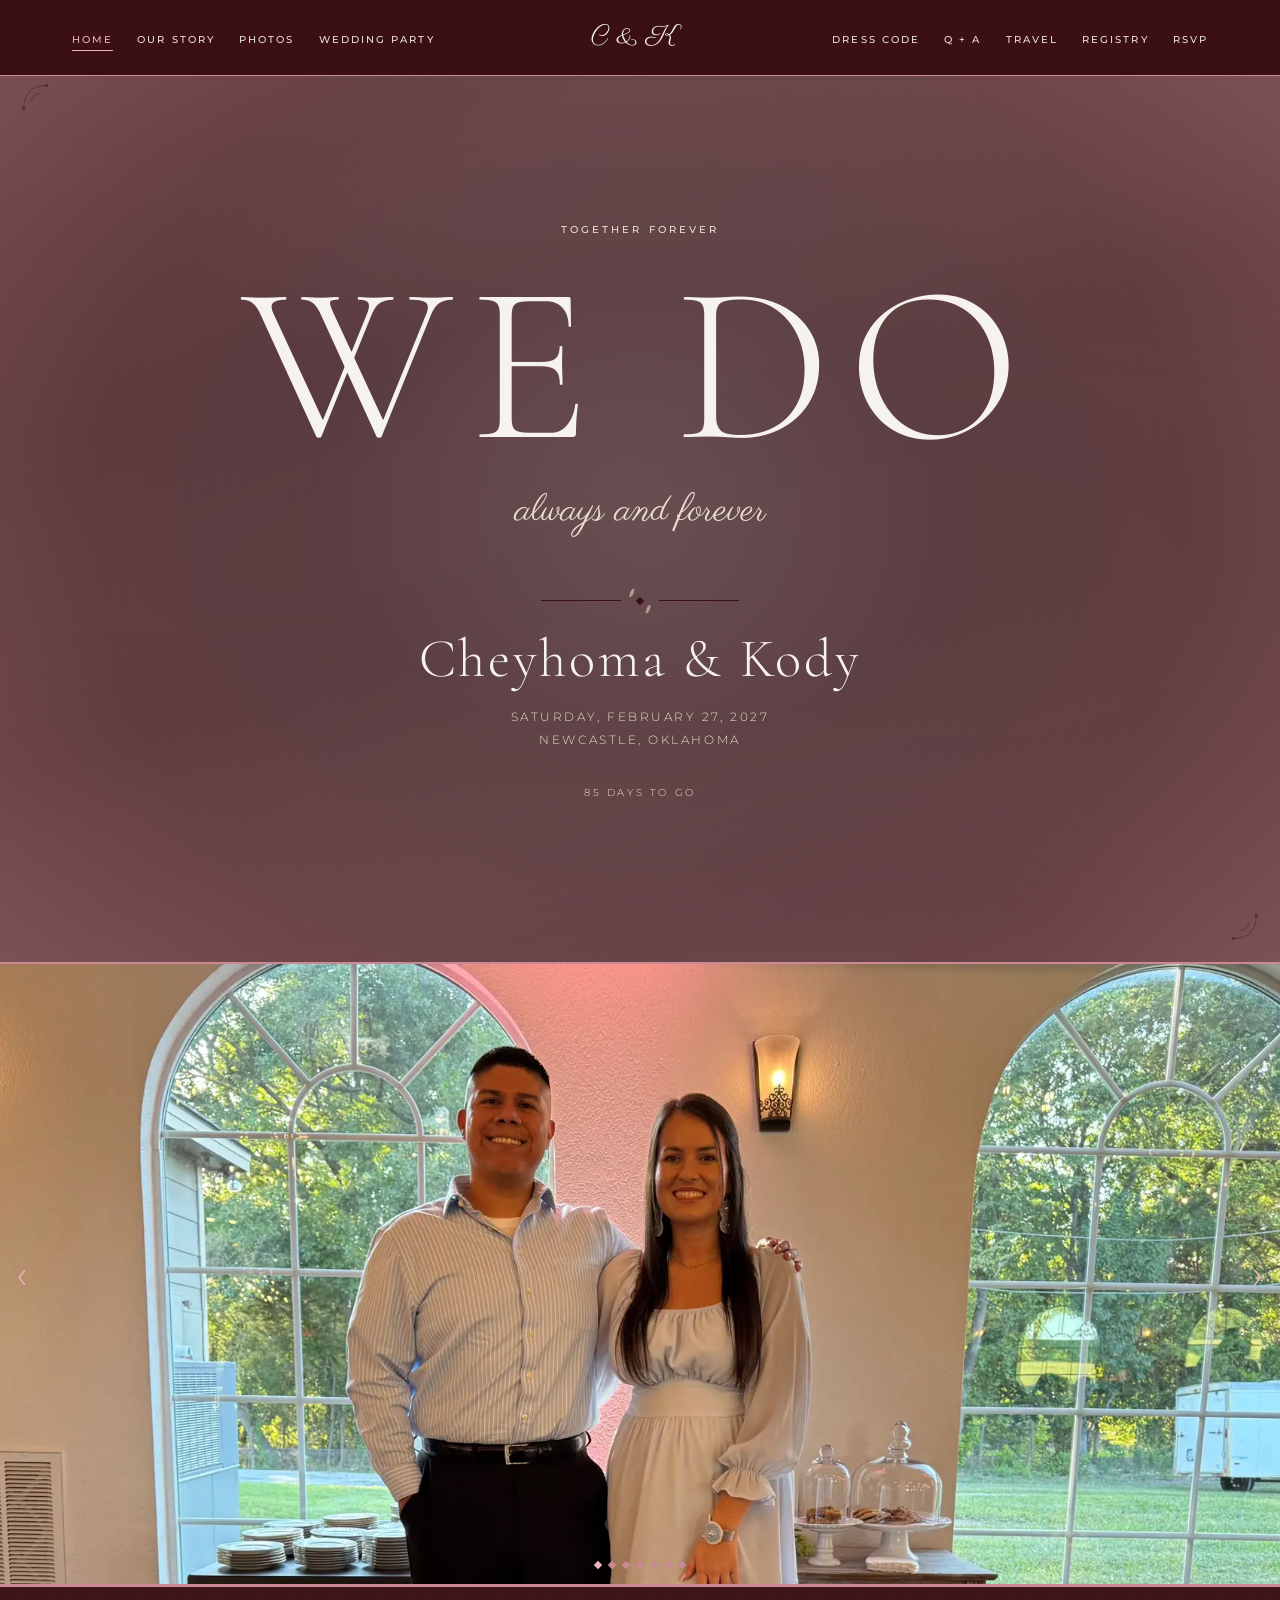
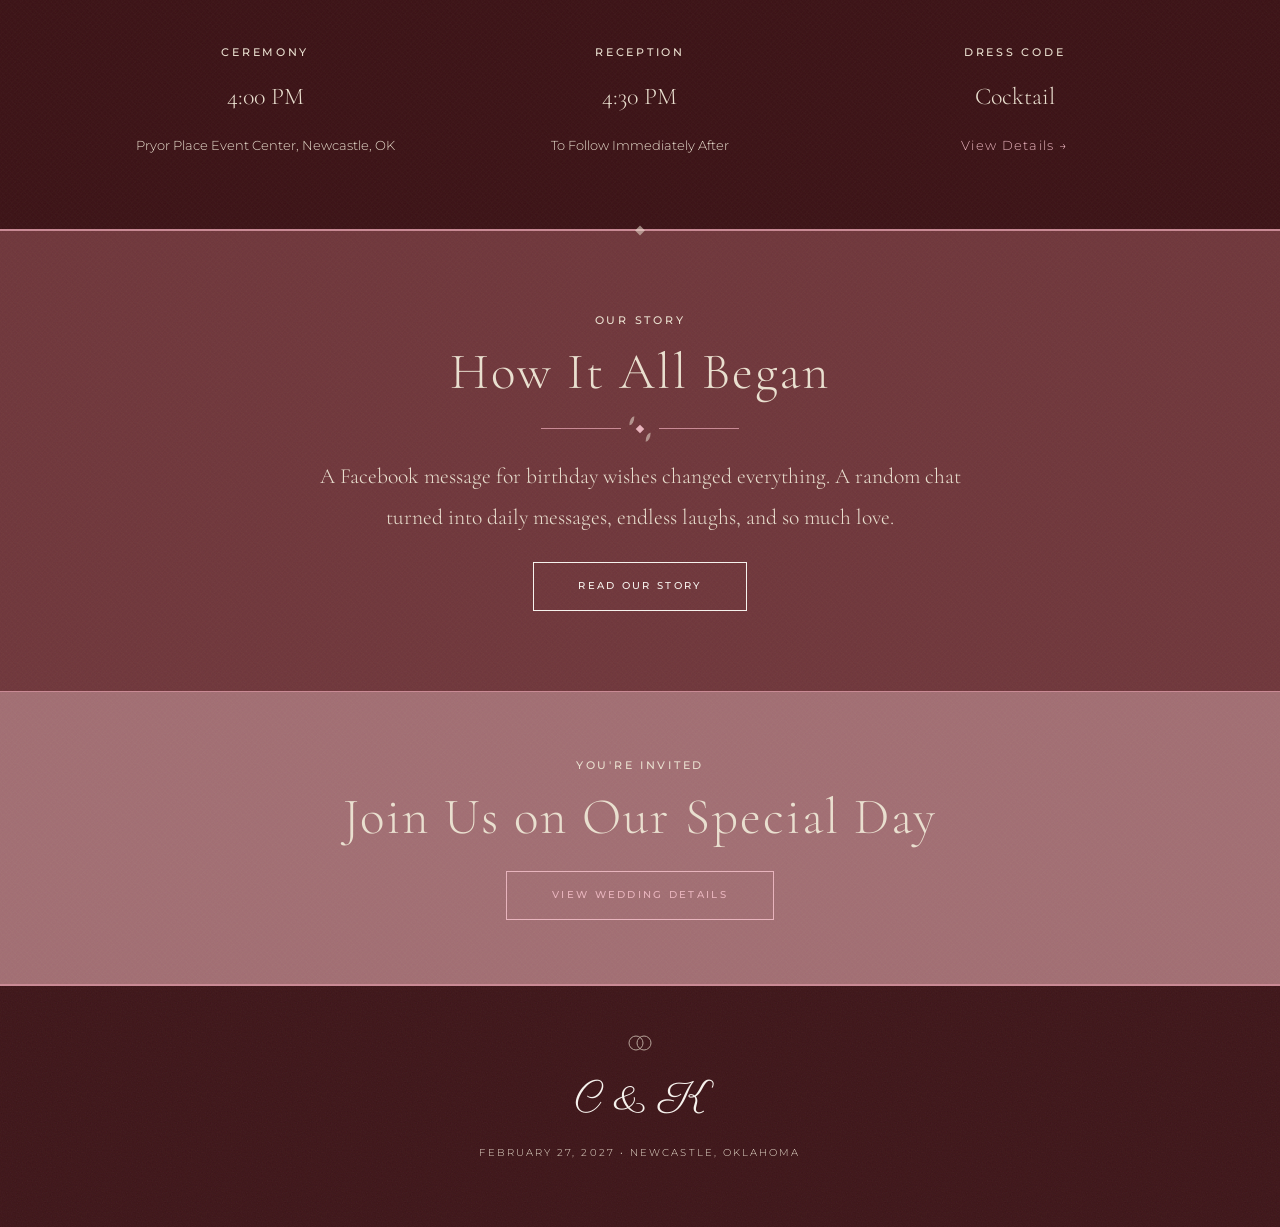
<file: index.html>
<!doctype html>
<html lang="en">
  <head>
    <meta charset="utf-8" />
    <meta name="viewport" content="width=device-width, initial-scale=1" />
    <title>Cheyhoma &amp; Kody | Wedding</title>
    <link
      href="https://cdn.jsdelivr.net/npm/bootstrap@5.3.3/dist/css/bootstrap.min.css"
      rel="stylesheet"
    />
    <link rel="preconnect" href="https://fonts.googleapis.com" />
    <link rel="preconnect" href="https://fonts.gstatic.com" crossorigin />
    <link
      href="https://fonts.googleapis.com/css2?family=Cormorant+Garamond:ital,wght@0,300;0,400;1,300&family=Montserrat:wght@300;400;500&family=Parisienne&display=swap"
      rel="stylesheet"
    />
    <link rel="stylesheet" href="styles.css" />
    <link rel="icon" type="image/svg+xml" href="favicon.svg" />
  </head>
  <body>
    <!-- nav injected by nav.js -->

    <div class="page-wrap">
      <section class="hero">
        <p class="hero-pretext">Together Forever</p>

        <h2 class="hero-we-do">WE DO</h2>

        <p class="hero-script">always and forever</p>

        <div class="ornament"><div class="ornament-diamond"></div></div>

        <h1 class="hero-names">Cheyhoma &amp; Kody</h1>

        <p class="hero-details">
          Saturday, February 27, 2027<br />
          Newcastle, Oklahoma
        </p>

        <p class="hero-countdown" id="countdown">Loading…</p>
      </section>

      <!-- Photo carousel — replace each .slide-placeholder with an <img> tag when you have photos.
           To add a slide: copy a <div class="ck-slide"> block and add it inside .ck-track. -->

      <!-- class="ck-img focus-top" -->
      <!-- very top of image -->
      <!-- class="ck-img focus-upper-third" -->
      <!-- 75% down -->
      <!-- class="ck-img focus-lower-third" -->
      <!-- 25% down -->
      <!-- class="ck-img focus-bottom" -->
      <!-- very bottom -->

      <!-- or pixel-perfect with inline style -->
      <!-- class="ck-img" style="object-position: 50% 40%" -->
      <section class="carousel-section" id="photoCarousel">
        <div class="ck-track">
          <div class="ck-slide active">
            <img
              src="Images//Home/c9d098d1-0bdf-4006-8620-f8e644aaf528~rt_auto-rs_1700.jpg"
              alt="description"
              class="ck-img focus-top"
            />
          </div>
          <div class="ck-slide">
            <img
              src="Images//Home/df62bfdb-6771-4fe9-b295-637d910815b5~rt_auto-rs_1700.jpg"
              alt="description"
              class="ck-img focus-top"
            />
          </div>
          <div class="ck-slide">
            <img
              src="Images//Home/7259dac7-ffa9-4f0f-972c-7fb370521144~rt_auto-cr_0.0.1875.2500-rs_1700.jpg"
              alt="description"
              class="ck-img"
            />
          </div>
          <div class="ck-slide">
            <img
              src="Images//Home/9376aa78-a715-49a2-b2f5-78c35b50f25d~rt_auto-cr_0.0.2500.1875-rs_1700.jpg"
              alt="description"
              class="ck-img"
            />
          </div>
          <div class="ck-slide">
            <img
              src="Images//Home/GDFulTWH.jpg"
              alt="description"
              class="ck-img zoom-out"
            />
          </div>
          <!-- <div class="slide-placeholder">C &amp; K</div> -->
          <div class="ck-slide">
            <img
              src="Images//Home/74961e5d-bda4-4a73-9c7b-905bff8b3d74~rt_auto-rs_1700.jpg"
              alt="description"
              class="ck-img zoom-out"
            />
          </div>
          <div class="ck-slide">
            <img
              src="Images//Home/IDGhgY_5.jpg"
              alt="description"
              class="ck-img zoom-out"
            />
          </div>
          <!-- <div class="slide-placeholder">♡</div> -->
        </div>

        <button class="ck-prev" aria-label="Previous">&#8249;</button>
        <button class="ck-next" aria-label="Next">&#8250;</button>

        <div class="ck-dots"></div>
      </section>

      <!-- Quick info strip -->
      <section
        class="content-section border-top border-bottom"
        style="
          border-color: var(--rule) !important;
          padding: 3.5rem 1.5rem;
          background: var(--layer-1);
        "
      >
        <div class="wide">
          <div class="row g-4 text-center">
            <div class="col-12 col-md-4">
              <span class="section-eyebrow">Ceremony</span>
              <p class="section-title" style="font-size: 1.5rem">4:00 PM</p>
              <p
                style="
                  font-size: 0.82rem;
                  color: var(--ivory);
                  margin-top: 0.4rem;
                "
              >
                Pryor Place Event Center, Newcastle, OK
              </p>
            </div>
            <div
              class="col-12 col-md-4 border-md-start border-md-end"
              style="border-color: var(--rule) !important"
            >
              <span class="section-eyebrow">Reception</span>
              <p class="section-title" style="font-size: 1.5rem">4:30 PM</p>
              <p
                style="
                  font-size: 0.82rem;
                  color: var(--ivory);
                  margin-top: 0.4rem;
                "
              >
                To Follow Immediately After
              </p>
            </div>
            <div class="col-12 col-md-4">
              <span class="section-eyebrow">Dress Code</span>
              <p class="section-title" style="font-size: 1.5rem">Cocktail</p>
              <p
                style="
                  font-size: 0.82rem;
                  color: var(--ivory);
                  margin-top: 0.4rem;
                "
              >
                <a
                  href="dress-code.html"
                  style="color: var(--gold); letter-spacing: 0.1em"
                  >View Details →</a
                >
              </p>
            </div>
          </div>
        </div>
      </section>

      <!-- Story teaser -->
      <section
        class="content-section text-center"
        style="background: var(--layer-2)"
      >
        <div class="narrow">
          <span class="section-eyebrow">Our Story</span>
          <h2 class="section-title mb-4">How It All Began</h2>
          <div class="ornament"><div class="ornament-diamond"></div></div>
          <p class="story-text mb-4">
            A Facebook message for birthday wishes changed everything. A random
            chat turned into daily messages, endless laughs, and so much love.
          </p>
          <a href="our-story.html" class="btn-wedding">Read Our Story</a>
        </div>
      </section>

      <!-- RSVP banner -->
      <section
        style="
          background: var(--layer-3);
          border-top: 1px solid var(--rule);
          border-bottom: 1px solid var(--rule);
          padding: 4rem 1.5rem;
          text-align: center;
        "
      >
        <span class="section-eyebrow">You're Invited</span>
        <h2 class="section-title mb-4">Join Us on Our Special Day</h2>
        <a href="qa.html" class="btn-wedding btn-wedding-gold"
          >View Wedding Details</a
        >
      </section>
    </div>
    <!-- /page-wrap -->

    <script src="https://cdn.jsdelivr.net/npm/bootstrap@5.3.3/dist/js/bootstrap.bundle.min.js"></script>
    <script src="nav.js"></script>
    <script>
      (function () {
        const section = document.getElementById("photoCarousel");
        const slides = Array.from(section.querySelectorAll(".ck-slide"));
        const dotsEl = section.querySelector(".ck-dots");
        const INTERVAL = 5000;
        const FADE_MS = 800;
        let current = 0;
        let timer = null;

        // Build dot indicators
        slides.forEach((_, i) => {
          const d = document.createElement("button");
          d.className = i === 0 ? "ck-dot active" : "ck-dot";
          d.addEventListener("click", () => {
            goTo(i);
            restartTimer();
          });
          dotsEl.appendChild(d);
        });

        function goTo(next) {
          if (next === current) return;
          slides[current].classList.remove("active");
          dotsEl.children[current].classList.remove("active");
          current = (next + slides.length) % slides.length;
          slides[current].classList.add("active");
          dotsEl.children[current].classList.add("active");
        }

        function advance() {
          goTo(current + 1);
        }

        function startTimer() {
          if (timer) return;
          timer = setInterval(advance, INTERVAL);
        }

        function restartTimer() {
          clearInterval(timer);
          timer = null;
          startTimer();
        }

        // Prev / next buttons — clicking either one resets the auto-advance countdown
        section.querySelector(".ck-prev").addEventListener("click", () => {
          goTo(current - 1);
          restartTimer();
        });
        section.querySelector(".ck-next").addEventListener("click", () => {
          goTo(current + 1);
          restartTimer();
        });

        // Start autoplay only once the full carousel is visible
        new IntersectionObserver(
          (entries, obs) => {
            if (entries[0].intersectionRatio >= 1) {
              startTimer();
              obs.disconnect();
            }
          },
          { threshold: 1.0 },
        ).observe(section);
      })();
    </script>
  </body>
</html>
</file>
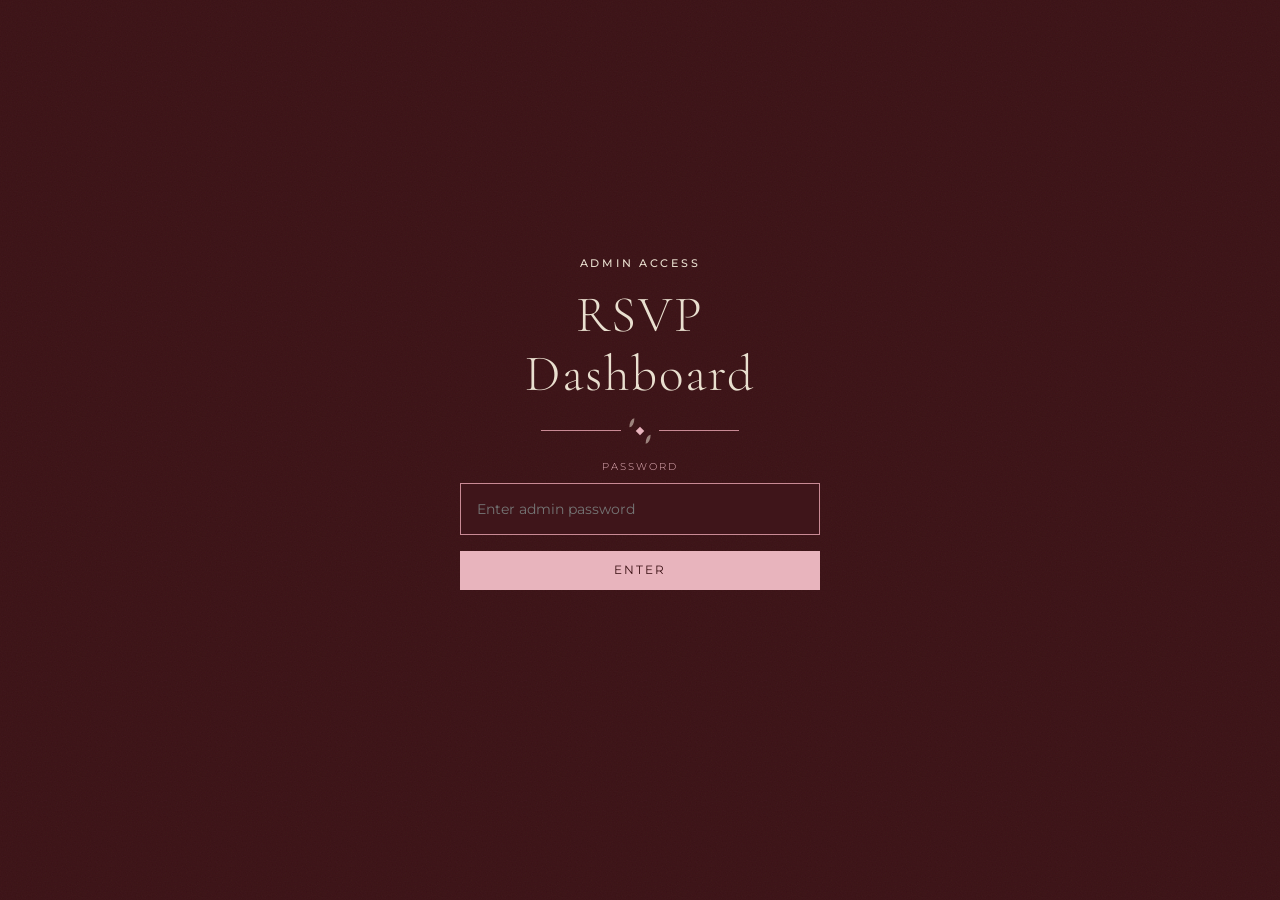
<file: admin.html>
<!doctype html>
<html lang="en">
<head>
  <meta charset="utf-8" />
  <meta name="viewport" content="width=device-width, initial-scale=1" />
  <title>Admin | Cheyhoma &amp; Kody</title>
  <link href="https://cdn.jsdelivr.net/npm/bootstrap@5.3.3/dist/css/bootstrap.min.css" rel="stylesheet" />
  <link rel="preconnect" href="https://fonts.googleapis.com" />
  <link rel="preconnect" href="https://fonts.gstatic.com" crossorigin />
  <link href="https://fonts.googleapis.com/css2?family=Cormorant+Garamond:ital,wght@0,300;0,400;1,300&family=Montserrat:wght@300;400;500&family=Parisienne&display=swap" rel="stylesheet" />
  <link rel="stylesheet" href="styles.css" />
  <link rel="icon" type="image/svg+xml" href="favicon.svg" />
  <style>
    /* ---- Admin-specific overrides ---- */
    .admin-wrap { max-width: 1200px; margin: 0 auto; padding: 2rem 1.5rem 4rem; }

    /* Login gate */
    #loginGate { min-height: 80vh; display: flex; align-items: center; justify-content: center; }

    .admin-input {
      background: var(--mid);
      border: 1px solid var(--rule);
      color: var(--white);
      font-family: var(--font-sans);
      font-size: .85rem;
      padding: .8rem 1rem;
      outline: none;
      border-radius: 0;
      transition: border-color .2s;
      -webkit-appearance: none;
    }
    .admin-input:focus { border-color: var(--gold); }

    /* Stat cards */
    .stat-card {
      border: 1px solid var(--rule);
      padding: 1.5rem;
      text-align: center;
      height: 100%;
    }
    .stat-number {
      font-family: var(--font-serif);
      font-size: 3rem;
      font-weight: 300;
      color: var(--gold);
      line-height: 1;
    }
    .stat-label {
      font-size: .6rem;
      letter-spacing: .22em;
      text-transform: uppercase;
      color: var(--ivory);
      margin-top: .4rem;
    }

    /* Tabs */
    .admin-tabs {
      display: flex;
      gap: 0;
      border-bottom: 1px solid var(--rule);
      margin-bottom: 2rem;
      flex-wrap: wrap;
    }
    .admin-tab {
      background: none;
      border: none;
      color: var(--ivory);
      font-family: var(--font-sans);
      font-size: .62rem;
      letter-spacing: .2em;
      text-transform: uppercase;
      padding: .85rem 1.5rem;
      cursor: pointer;
      border-bottom: 2px solid transparent;
      transition: color .2s, border-color .2s;
      white-space: nowrap;
    }
    .admin-tab:hover { color: var(--white); }
    .admin-tab.active { color: var(--gold); border-bottom-color: var(--gold); }

    .tab-panel { display: none; }
    .tab-panel.active { display: block; }

    /* Table */
    .admin-table {
      width: 100%;
      border-collapse: collapse;
      font-size: .82rem;
    }
    .admin-table th {
      font-family: var(--font-sans);
      font-size: .58rem;
      letter-spacing: .18em;
      text-transform: uppercase;
      color: var(--gold);
      padding: .75rem 1rem;
      border-bottom: 1px solid var(--rule);
      text-align: left;
      white-space: nowrap;
    }
    .admin-table td {
      padding: .85rem 1rem;
      border-bottom: 1px solid rgba(201,169,110,.1);
      color: var(--ivory);
      vertical-align: middle;
    }
    .admin-table tr:last-child td { border-bottom: none; }
    .admin-table tr:hover td { background: var(--mid); }
    .admin-table tr.family-start td { border-top: 1px solid var(--rule); }
    .admin-table tr.family-start:first-child td { border-top: none; }

    .badge-yes {
      display: inline-block;
      font-size: .55rem;
      letter-spacing: .12em;
      text-transform: uppercase;
      padding: .2rem .6rem;
      background: rgba(201,169,110,.15);
      border: 1px solid var(--gold);
      color: var(--gold);
    }
    .badge-no {
      display: inline-block;
      font-size: .55rem;
      letter-spacing: .12em;
      text-transform: uppercase;
      padding: .2rem .6rem;
      background: rgba(245,243,239,.05);
      border: 1px solid rgba(245,243,239,.2);
      color: rgba(245,243,239,.45);
    }
    .badge-pending {
      display: inline-block;
      font-size: .55rem;
      letter-spacing: .12em;
      text-transform: uppercase;
      padding: .2rem .6rem;
      border: 1px dashed rgba(245,243,239,.25);
      color: rgba(245,243,239,.35);
    }

    /* Filter bar */
    .filter-bar {
      display: flex;
      gap: .75rem;
      flex-wrap: wrap;
      align-items: center;
      margin-bottom: 1.5rem;
    }
    .filter-btn {
      background: none;
      border: 1px solid var(--rule);
      color: var(--ivory);
      font-family: var(--font-sans);
      font-size: .58rem;
      letter-spacing: .15em;
      text-transform: uppercase;
      padding: .4rem 1rem;
      cursor: pointer;
      transition: background .2s, color .2s, border-color .2s;
    }
    .filter-btn.active, .filter-btn:hover {
      border-color: var(--gold);
      color: var(--gold);
    }

    /* Shared attend-btn style (matches rsvp.html) */
    .attend-btn {
      background: none;
      border: 1px solid var(--rule);
      color: var(--ivory);
      font-family: var(--font-sans);
      font-size: .72rem;
      letter-spacing: .18em;
      text-transform: uppercase;
      padding: .5rem 1.2rem;
      min-width: 160px;
      text-align: center;
      cursor: pointer;
      transition: background .2s, color .2s, border-color .2s;
      text-decoration: none;
      display: inline-block;
    }
    .attend-btn.yes.active {
      background: var(--gold);
      border-color: var(--gold);
      color: var(--black);
    }
    .attend-btn.no.active {
      background: var(--white);
      border-color: var(--white);
      color: var(--black);
    }
    .attend-btn.danger {
      border-color: rgba(224,112,112,.5);
      color: rgba(224,112,112,.8);
    }
    .attend-btn.danger:hover {
      background: rgba(224,112,112,.1);
      color: #e07070;
    }

    /* Delete button */
    .btn-delete {
      background: none;
      border: 1px solid rgba(224,112,112,.4);
      color: rgba(224,112,112,.7);
      font-family: var(--font-sans);
      font-size: .55rem;
      letter-spacing: .1em;
      text-transform: uppercase;
      padding: .25rem .65rem;
      cursor: pointer;
      transition: background .2s, color .2s;
      white-space: nowrap;
    }
    .btn-delete:hover { background: rgba(224,112,112,.1); color: #e07070; }

    /* Responsive table wrapper */
    .table-scroll { overflow-x: auto; -webkit-overflow-scrolling: touch; }

    /* Section heading inside admin */
    .admin-section-title {
      font-size: .6rem;
      letter-spacing: .22em;
      text-transform: uppercase;
      color: var(--gold);
      margin-bottom: 1.25rem;
      display: block;
    }
  </style>
</head>
<body>
  <div class="page-wrap">

    <!-- ── Login Gate ── -->
    <div id="loginGate">
      <div style="width:100%;max-width:360px;text-align:center;">
        <span class="section-eyebrow">Admin Access</span>
        <h1 class="section-title mb-4">RSVP Dashboard</h1>
        <div class="ornament mb-4"><div class="ornament-diamond"></div></div>

        <label class="rsvp-label" for="adminPass" style="font-family:var(--font-sans);font-size:.62rem;letter-spacing:.2em;text-transform:uppercase;color:var(--gold);display:block;margin-bottom:.45rem;">Password</label>
        <input id="adminPass" class="admin-input" type="password" placeholder="Enter admin password" style="width:100%;" />
        <p id="loginError" style="color:#e07070;font-size:.75rem;margin-top:.5rem;display:none;">Incorrect password.</p>
        <button id="loginBtn" class="attend-btn yes active" style="width:100%;margin-top:1rem;">Enter</button>
      </div>
    </div>

    <!-- ── Dashboard (hidden until logged in) ── -->
    <div id="dashboard" style="display:none;">
      <div class="admin-wrap">

        <!-- Header -->
        <div class="d-flex align-items-center justify-content-between flex-wrap gap-3 mb-4">
          <div>
            <span class="section-eyebrow" style="margin-bottom:.2rem;">Admin Dashboard</span>
            <h2 class="section-title" style="font-size:1.8rem;">RSVP Overview</h2>
          </div>
          <div class="d-flex gap-2 flex-wrap">
            <button class="attend-btn" id="exportCsvBtn">Export CSV</button>
            <button class="attend-btn danger" id="clearAllBtn">Clear All RSVPs</button>
            <button class="attend-btn" id="logoutBtn">Log Out</button>
          </div>
        </div>

        <!-- Stat cards — injected by JS -->
        <div class="row g-3 mb-4" id="statCards"></div>

        <!-- Tabs -->
        <div class="admin-tabs" id="adminTabs"></div>

        <!-- Tab panels — injected by JS -->
        <div id="tabPanels"></div>

      </div>
    </div>
  </div>

  <script src="https://cdn.jsdelivr.net/npm/bootstrap@5.3.3/dist/js/bootstrap.bundle.min.js"></script>
  <script src="guests.js"></script>
  <script>
  (() => {
    const STORAGE_KEY = 'wedding_rsvps';
    const SESSION_KEY = 'admin_authed';

    function loadLocalRsvps() {
      try { return JSON.parse(localStorage.getItem(STORAGE_KEY)) || {}; }
      catch { return {}; }
    }
    function saveRsvps(data) { localStorage.setItem(STORAGE_KEY, JSON.stringify(data)); }

    function escapeAttr(s) { return String(s).replace(/"/g, '&quot;'); }

    // ── Login ──
    const loginGate  = document.getElementById('loginGate');
    const dashboard  = document.getElementById('dashboard');
    const passInput  = document.getElementById('adminPass');
    const loginError = document.getElementById('loginError');

    function tryLogin() {
      if (passInput.value === ADMIN_PASSWORD) {
        sessionStorage.setItem(SESSION_KEY, '1');
        loginGate.style.display = 'none';
        dashboard.style.display = 'block';
        renderDashboard();
        loginError.style.display = 'none';
      } else {
        loginError.style.display = 'block';
        passInput.select();
      }
    }

    document.getElementById('loginBtn').addEventListener('click', tryLogin);
    passInput.addEventListener('keydown', e => { if (e.key === 'Enter') tryLogin(); });

    document.getElementById('logoutBtn').addEventListener('click', () => {
      sessionStorage.removeItem(SESSION_KEY);
      loginGate.style.display = 'flex';
      dashboard.style.display = 'none';
      passInput.value = '';
    });

    // Auto-login if session is still alive
    if (sessionStorage.getItem(SESSION_KEY)) {
      loginGate.style.display = 'none';
      dashboard.style.display = 'block';
      renderDashboard();
    }

    // ── Dashboard ──
    async function renderDashboard() {
      const panels = document.getElementById('tabPanels');
      const stats  = document.getElementById('statCards');
      stats.innerHTML  = '<p style="color:var(--ivory);font-size:.8rem;padding:1rem 0;letter-spacing:.1em;">Loading…</p>';
      panels.innerHTML = '';

      const rsvps = await fetchAllRsvps();
      renderStats(rsvps);
      renderTabs(rsvps);
    }

    // Fetch from Google Sheets if URL is set, otherwise fall back to localStorage.
    // NOTE: requires the site to be served from https:// (e.g. Netlify, GitHub Pages).
    // Opening admin.html as a local file:// blocks this fetch — host the files first.
    async function fetchAllRsvps() {
      if (typeof APPS_SCRIPT_URL !== 'undefined' && APPS_SCRIPT_URL) {
        try {
          const res  = await fetch(APPS_SCRIPT_URL + '?action=getAll');
          const data = await res.json();

          if (data && data.error) {
            showBanner('Google Sheets error: ' + data.error, 'warn');
            return loadLocalRsvps();
          }

          const local = loadLocalRsvps();
          return Object.assign({}, local, data);
        } catch (err) {
          console.error('Could not reach Google Sheets:', err);
          showBanner('Could not reach Google Sheets — showing locally cached responses only.', 'warn');
          return loadLocalRsvps();
        }
      }
      return loadLocalRsvps();
    }

    function showBanner(msg, type) {
      const existing = document.getElementById('adminBanner');
      if (existing) existing.remove();
      const b = document.createElement('p');
      b.id = 'adminBanner';
      b.style.cssText = `font-size:.75rem;letter-spacing:.08em;padding:.6rem 1rem;margin-bottom:1rem;border:1px solid ${type==='warn'?'#e07070':'var(--gold)'};color:${type==='warn'?'#e07070':'var(--gold)'};`;
      b.textContent = msg;
      document.querySelector('.admin-wrap').prepend(b);
    }

    // ---------- Flatten every household into one row per person ----------
    // Each family in GUEST_LIST becomes one entry per named member, plus one
    // extra entry if the guest actually named a plus-one when they RSVP'd
    // (an unused plus-one slot never shows up here — we don't know their name).
    function getAllPeople(rsvps) {
      const people = [];
      GUEST_LIST.forEach(family => {
        const sub = rsvps[family.id];
        family.members.forEach((m, i) => {
          const rosterKey = 'm' + i;
          const savedMember = sub?.members?.find(sm => sm.rosterKey === rosterKey);
          people.push({
            familyId: family.id,
            familyName: family.familyName,
            rosterKey: rosterKey,
            name: m.name,
            events: m.events,
            isPlusOne: false,
            isFamilyStart: i === 0,
            sub: sub,
            savedMember: savedMember,
          });
        });
        const plusOneSaved = sub?.members?.find(sm => sm.isPlusOne);
        if (plusOneSaved) {
          people.push({
            familyId: family.id,
            familyName: family.familyName,
            rosterKey: plusOneSaved.rosterKey,
            name: plusOneSaved.name,
            events: Object.keys(plusOneSaved.events),
            isPlusOne: true,
            isFamilyStart: family.members.length === 0,
            sub: sub,
            savedMember: plusOneSaved,
          });
        }
      });
      return people;
    }

    function renderStats(rsvps) {
      const people    = getAllPeople(rsvps);
      const total     = people.length;
      const responded = people.filter(p => p.savedMember).length;
      const pending   = total - responded;

      // Per-event attending counts
      const eventStats = {};
      Object.values(WEDDING_EVENTS).forEach(ev => { eventStats[ev.id] = 0; });
      people.forEach(p => {
        if (!p.savedMember) return;
        Object.entries(p.savedMember.events).forEach(([evId, data]) => {
          if (data.attending) eventStats[evId] = (eventStats[evId] || 0) + 1;
        });
      });

      const cards = [
        { n: total,     label: 'Total Invited' },
        { n: responded, label: 'Responded' },
        { n: pending,   label: 'Awaiting Response' },
        ...Object.values(WEDDING_EVENTS).map(ev => ({ n: eventStats[ev.id] || 0, label: `Attending ${ev.label.split(' ')[0] === 'Wedding' ? ev.label.replace('Wedding ','') : ev.label}` })),
      ];

      document.getElementById('statCards').innerHTML = cards.map(c => `
        <div class="col-6 col-md-3 col-lg-2">
          <div class="stat-card">
            <div class="stat-number">${c.n}</div>
            <div class="stat-label">${c.label}</div>
          </div>
        </div>`).join('');
    }

    function renderTabs(rsvps) {
      const tabs   = ['All Guests', 'Not Responded', ...Object.values(WEDDING_EVENTS).map(e => e.label)];
      const tabIds = ['all', 'pending', ...Object.keys(WEDDING_EVENTS)];

      document.getElementById('adminTabs').innerHTML = tabs.map((t, i) =>
        `<button class="admin-tab${i===0?' active':''}" data-tab="${tabIds[i]}">${t}</button>`
      ).join('');

      document.getElementById('tabPanels').innerHTML = tabIds.map((id, i) =>
        `<div class="tab-panel${i===0?' active':''}" id="panel-${id}"></div>`
      ).join('');

      // Fill panels
      renderAllGuests(rsvps);
      renderPending(rsvps);
      Object.keys(WEDDING_EVENTS).forEach(evId => renderEventPanel(evId, rsvps));

      // Tab switching
      document.getElementById('adminTabs').addEventListener('click', e => {
        const btn = e.target.closest('.admin-tab');
        if (!btn) return;
        document.querySelectorAll('.admin-tab').forEach(b => b.classList.remove('active'));
        document.querySelectorAll('.tab-panel').forEach(p => p.classList.remove('active'));
        btn.classList.add('active');
        document.getElementById('panel-' + btn.dataset.tab).classList.add('active');
      });
    }

    // ---------- Tab: All Guests ----------
    function renderAllGuests(rsvps) {
      const evIds  = Object.keys(WEDDING_EVENTS);
      const people = getAllPeople(rsvps);

      const rows = people.map(p => {
        const evCells = evIds.map(evId => {
          if (!p.events.includes(evId)) return `<td style="color:rgba(245,243,239,.2);text-align:center;">—</td>`;
          const evData = p.savedMember?.events?.[evId];
          if (!evData) return `<td><span class="badge-pending">Pending</span></td>`;
          return `<td>${evData.attending ? '<span class="badge-yes">Attending</span>' : '<span class="badge-no">Declined</span>'}</td>`;
        }).join('');

        const submittedAt = p.sub?.submittedAt ? new Date(p.sub.submittedAt).toLocaleDateString('en-US',{month:'short',day:'numeric',year:'numeric'}) : '';
        const dietary  = p.sub?.dietary ? `<span title="${escapeAttr(p.sub.dietary)}" style="font-size:.7rem;color:var(--gold);cursor:help;">📋 Notes</span>` : '';
        const plusOneTag = p.isPlusOne ? ` <span style="font-size:.68rem;color:var(--gold);">(+1)</span>` : '';
        // Only the first row of each household shows the remove action — it
        // removes everyone in that household at once (RSVPs are saved per household).
        const removeBtn = p.isFamilyStart
          ? `<button class="btn-delete" data-family-id="${p.familyId}" ${!p.sub?'disabled style="opacity:.3"':''}>Remove</button>`
          : '';

        return `<tr${p.isFamilyStart ? ' class="family-start"' : ''}>
          <td style="font-size:.72rem;color:var(--ivory);">${p.familyName}</td>
          <td><strong>${p.name}</strong>${plusOneTag}</td>
          ${evCells}
          <td style="font-size:.72rem;color:var(--ivory);">${submittedAt}</td>
          <td>${dietary}</td>
          <td>${removeBtn}</td>
        </tr>`;
      }).join('');

      const evHeaders = evIds.map(id => `<th>${WEDDING_EVENTS[id].label.replace('Wedding ','').replace('Ceremony & Reception','Ceremony')}</th>`).join('');

      document.getElementById('panel-all').innerHTML = `
        <div class="table-scroll">
          <table class="admin-table">
            <thead><tr>
              <th>Family</th><th>Guest</th>${evHeaders}<th>Submitted</th><th>Notes</th><th></th>
            </tr></thead>
            <tbody>${rows}</tbody>
          </table>
        </div>`;

      document.getElementById('panel-all').querySelectorAll('.btn-delete').forEach(btn => {
        btn.addEventListener('click', () => deleteRsvp(parseInt(btn.dataset.familyId, 10)));
      });
    }

    // ---------- Tab: Not Responded ----------
    function renderPending(rsvps) {
      const people  = getAllPeople(rsvps);
      const pending = people.filter(p => !p.savedMember);
      if (!pending.length) {
        document.getElementById('panel-pending').innerHTML = `
          <p style="color:var(--gold);font-size:.85rem;text-align:center;padding:3rem 0;">
            ✦ &nbsp; Everyone has responded — wonderful!
          </p>`;
        return;
      }
      const rows = pending.map(p => `
        <tr>
          <td style="font-size:.72rem;color:var(--ivory);">${p.familyName}</td>
          <td><strong>${p.name}</strong></td>
          <td style="font-size:.72rem;color:var(--ivory);">${p.events.map(id => WEDDING_EVENTS[id]?.label || id).join(', ')}</td>
        </tr>`).join('');

      document.getElementById('panel-pending').innerHTML = `
        <p style="font-size:.75rem;color:var(--ivory);margin-bottom:1.25rem;">${pending.length} guest${pending.length!==1?'s':''} haven't responded yet.</p>
        <div class="table-scroll">
          <table class="admin-table">
            <thead><tr><th>Family</th><th>Guest</th><th>Invited To</th></tr></thead>
            <tbody>${rows}</tbody>
          </table>
        </div>`;
    }

    // ---------- Tab: Per-event ----------
    function renderEventPanel(evId, rsvps) {
      const ev      = WEDDING_EVENTS[evId];
      const invited = getAllPeople(rsvps).filter(p => p.events.includes(evId));
      const attending = [];
      const declined  = [];
      const pending   = [];

      invited.forEach(p => {
        const evData = p.savedMember?.events?.[evId];
        if (!evData)            pending.push(p);
        else if (evData.attending) attending.push(p);
        else                        declined.push(p);
      });

      const makeRows = (list, showMeal) => list.map(p => {
        const meal = p.savedMember.events[evId]?.meal || '—';
        const plusOneTag = p.isPlusOne ? ` <span style="font-size:.72rem;color:var(--gold);">(+1)</span>` : '';
        const dietary = p.sub?.dietary ? `<span title="${escapeAttr(p.sub.dietary)}" style="font-size:.7rem;color:var(--gold);cursor:help;">📋</span>` : '';
        return `<tr>
          <td style="font-size:.72rem;color:var(--ivory);">${p.familyName}</td>
          <td><strong>${p.name}</strong>${plusOneTag}</td>
          ${showMeal ? `<td style="font-size:.75rem;">${meal}</td>` : ''}
          <td>${dietary}</td>
        </tr>`;
      }).join('');

      const hasMeals = ev.mealChoices && ev.mealChoices.length > 0;
      const mealHeader = hasMeals ? '<th>Meal</th>' : '';

      // Meal count summary
      let mealSummary = '';
      if (hasMeals && attending.length) {
        const counts = {};
        attending.forEach(p => {
          const m = p.savedMember.events[evId]?.meal || 'No preference';
          counts[m] = (counts[m] || 0) + 1;
        });
        mealSummary = `
          <div style="margin-bottom:2rem;">
            <span class="admin-section-title">Meal Counts</span>
            <div class="d-flex flex-wrap gap-3">
              ${Object.entries(counts).map(([m,c]) => `
                <div class="stat-card" style="padding:1rem 1.5rem;min-width:120px;">
                  <div class="stat-number" style="font-size:2rem;">${c}</div>
                  <div class="stat-label">${m}</div>
                </div>`).join('')}
            </div>
          </div>`;
      }

      document.getElementById(`panel-${evId}`).innerHTML = `
        <div class="row g-3 mb-4">
          <div class="col-4"><div class="stat-card"><div class="stat-number">${invited.length}</div><div class="stat-label">Invited</div></div></div>
          <div class="col-4"><div class="stat-card"><div class="stat-number" style="color:var(--gold);">${attending.length}</div><div class="stat-label">Attending</div></div></div>
          <div class="col-4"><div class="stat-card"><div class="stat-number" style="color:rgba(245,243,239,.4);">${pending.length}</div><div class="stat-label">Pending</div></div></div>
        </div>

        ${mealSummary}

        ${attending.length ? `
          <span class="admin-section-title">Attending (${attending.length})</span>
          <div class="table-scroll mb-4">
            <table class="admin-table">
              <thead><tr><th>Family</th><th>Guest</th>${mealHeader}<th></th></tr></thead>
              <tbody>${makeRows(attending, hasMeals)}</tbody>
            </table>
          </div>` : ''}

        ${declined.length ? `
          <span class="admin-section-title">Declined (${declined.length})</span>
          <div class="table-scroll mb-4">
            <table class="admin-table" style="opacity:.6;">
              <thead><tr><th>Family</th><th>Guest</th>${mealHeader}<th></th></tr></thead>
              <tbody>${makeRows(declined, hasMeals)}</tbody>
            </table>
          </div>` : ''}

        ${pending.length ? `
          <span class="admin-section-title">No Response Yet (${pending.length})</span>
          <div class="table-scroll">
            <table class="admin-table" style="opacity:.5;">
              <thead><tr><th>Family</th><th>Guest</th></tr></thead>
              <tbody>${pending.map(p=>`<tr><td style="font-size:.72rem;">${p.familyName}</td><td>${p.name}</td></tr>`).join('')}</tbody>
            </table>
          </div>` : ''}`;
    }

    // ---------- Delete a household's RSVP ----------
    function deleteRsvp(familyId) {
      const family = GUEST_LIST.find(f => f.id === familyId);
      if (!confirm(`Remove the RSVP for ${family?.familyName}? This removes everyone in this household and cannot be undone.`)) return;
      const all = loadLocalRsvps();
      delete all[familyId];
      saveRsvps(all);
      renderDashboard();
    }

    // ---------- Clear all ----------
    document.getElementById('clearAllBtn').addEventListener('click', async () => {
      if (!confirm('Delete ALL RSVP responses from the sheet AND local cache? This cannot be undone.')) return;

      // Clear localStorage cache
      localStorage.removeItem(STORAGE_KEY);

      // Clear Google Sheet if URL is configured
      if (typeof APPS_SCRIPT_URL !== 'undefined' && APPS_SCRIPT_URL) {
        try {
          await fetch(APPS_SCRIPT_URL + '?action=clearAll');
          showBanner('All responses cleared from Google Sheet and local cache.', 'gold');
        } catch {
          showBanner('Local cache cleared, but could not reach Google Sheet — delete rows manually if needed.', 'warn');
        }
      }

      renderDashboard();
    });

    // ---------- CSV Export ----------
    document.getElementById('exportCsvBtn').addEventListener('click', async () => {
      const rsvps   = await fetchAllRsvps();
      const evIds   = Object.keys(WEDDING_EVENTS);
      const people  = getAllPeople(rsvps);
      const header  = ['Family', 'Guest', 'Plus-One', ...evIds.map(id => WEDDING_EVENTS[id].label), ...evIds.map(id => `${WEDDING_EVENTS[id].label} - Meal`), 'Dietary Notes', 'Submitted At'];

      const rows = people.map(p => {
        const evAttend = evIds.map(id => {
          if (!p.events.includes(id)) return 'N/A';
          if (!p.savedMember?.events?.[id]) return 'Pending';
          return p.savedMember.events[id].attending ? 'Yes' : 'No';
        });
        const evMeals = evIds.map(id => {
          if (!p.events.includes(id)) return 'N/A';
          return p.savedMember?.events?.[id]?.meal || '';
        });
        return [
          `"${p.familyName}"`,
          `"${p.name}"`,
          `"${p.isPlusOne ? 'Yes' : 'No'}"`,
          ...evAttend.map(v => `"${v}"`),
          ...evMeals.map(v => `"${v}"`),
          `"${p.sub?.dietary || ''}"`,
          `"${p.sub?.submittedAt ? new Date(p.sub.submittedAt).toLocaleString() : ''}"`,
        ].join(',');
      });

      const csv = [header.join(','), ...rows].join('\n');
      const blob = new Blob([csv], { type: 'text/csv' });
      const a = document.createElement('a');
      a.href = URL.createObjectURL(blob);
      a.download = 'rsvp-responses.csv';
      a.click();
    });
  })();
  </script>
</body>
</html>
</file>
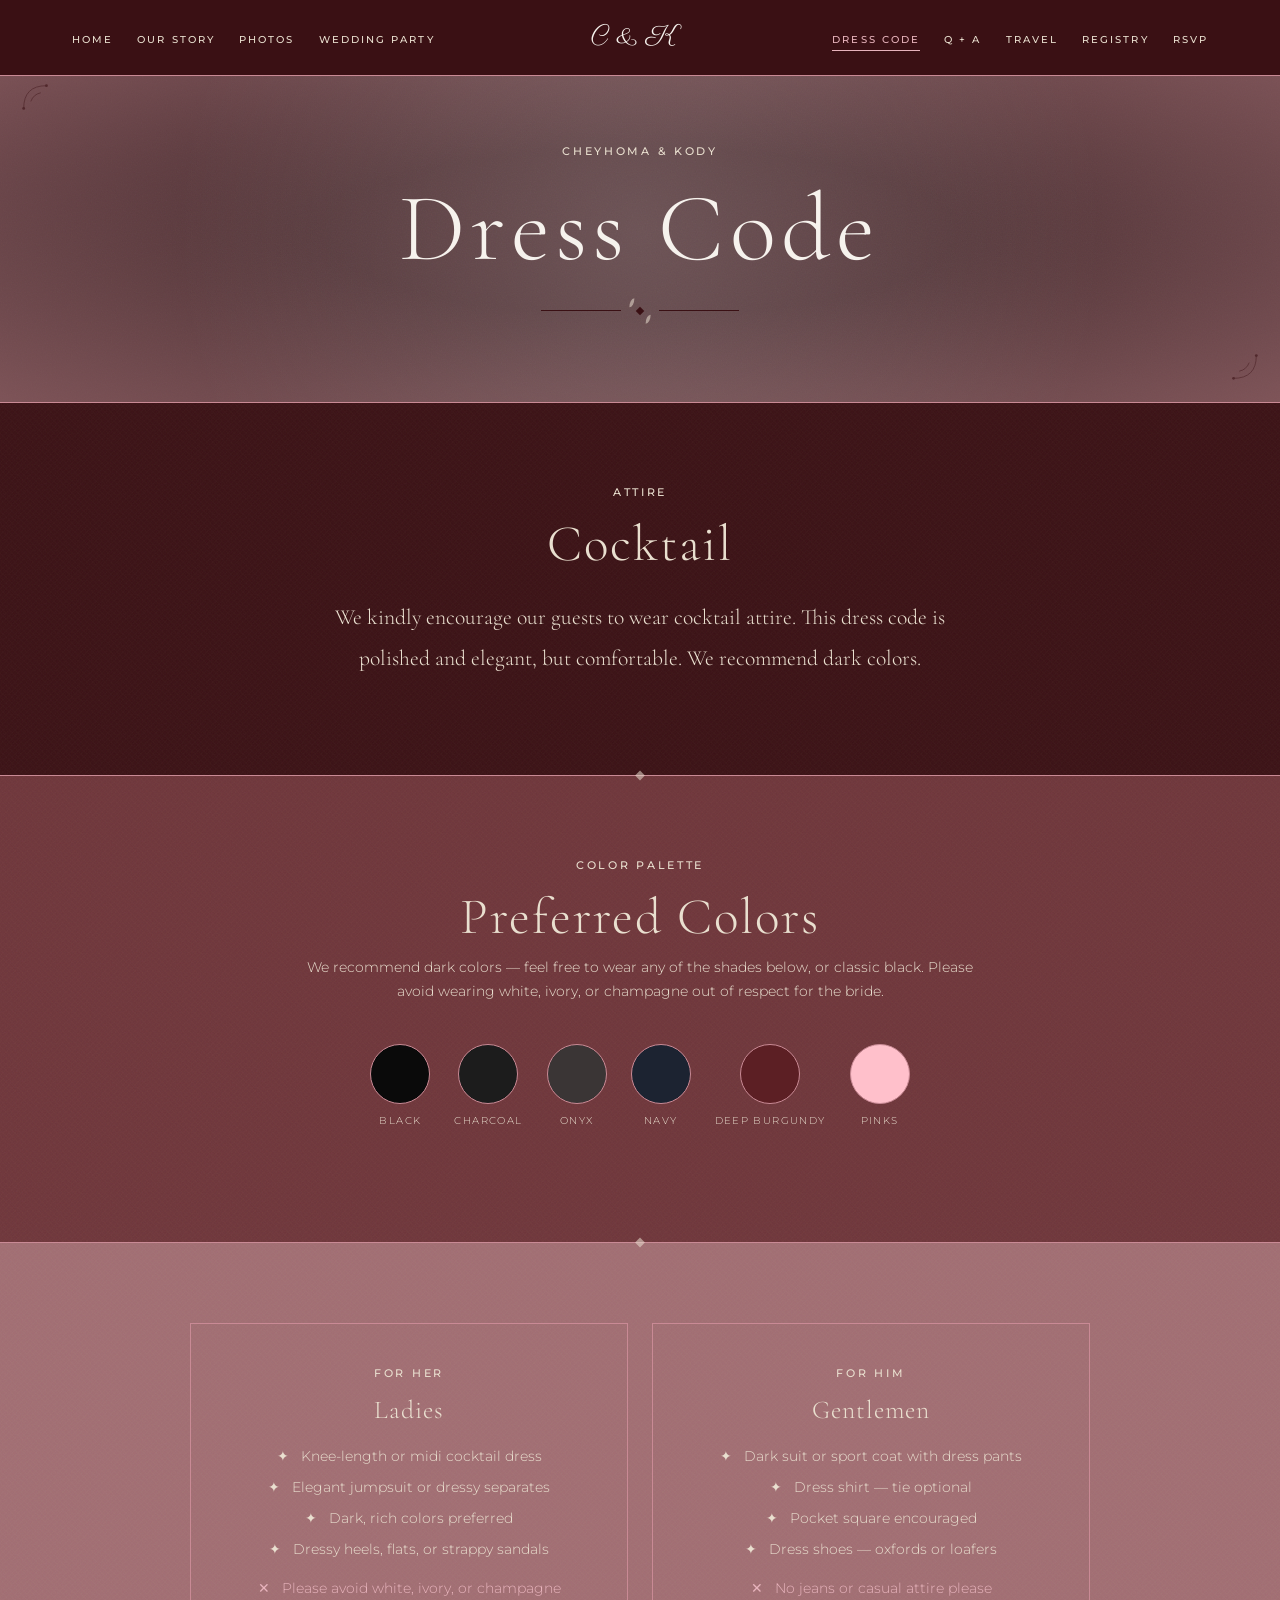
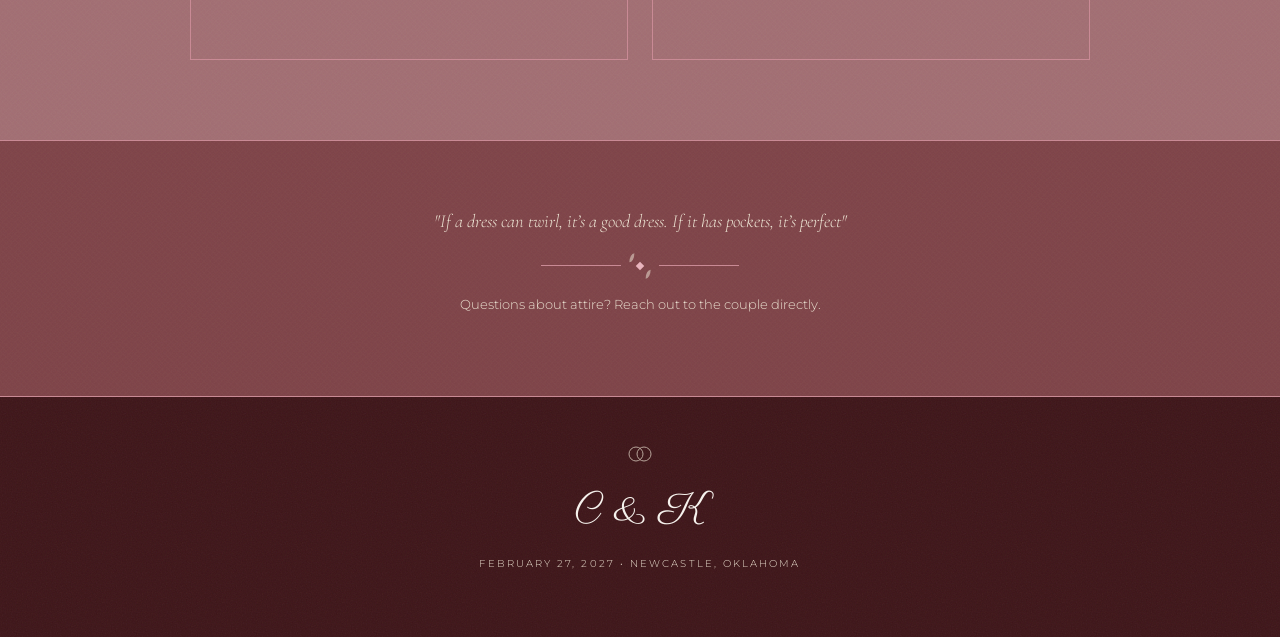
<file: dress-code.html>
<!doctype html>
<html lang="en">
  <head>
    <meta charset="utf-8" />
    <meta name="viewport" content="width=device-width, initial-scale=1" />
    <title>Dress Code | Cheyhoma &amp; Kody</title>
    <link
      href="https://cdn.jsdelivr.net/npm/bootstrap@5.3.3/dist/css/bootstrap.min.css"
      rel="stylesheet"
    />
    <link rel="preconnect" href="https://fonts.googleapis.com" />
    <link rel="preconnect" href="https://fonts.gstatic.com" crossorigin />
    <link
      href="https://fonts.googleapis.com/css2?family=Cormorant+Garamond:ital,wght@0,300;0,400;1,300&family=Montserrat:wght@300;400;500&family=Parisienne&display=swap"
      rel="stylesheet"
    />
    <link rel="stylesheet" href="styles.css" />
    <link rel="icon" type="image/svg+xml" href="favicon.svg" />
  </head>
  <body>
    <div class="page-wrap">
      <div class="page-hero">
        <span class="section-eyebrow">Cheyhoma &amp; Kody</span>
        <h1 class="page-hero-title">Dress Code</h1>
        <div class="ornament"><div class="ornament-diamond"></div></div>
      </div>

      <!-- Attire level -->
      <section
        class="content-section text-center"
        style="background: var(--layer-1)"
      >
        <div class="narrow">
          <span class="section-eyebrow">Attire</span>
          <h2 class="section-title mb-4">Cocktail</h2>
          <p class="story-text">
            We kindly encourage our guests to wear cocktail attire. This dress
            code is polished and elegant, but comfortable. We recommend dark
            colors.
          </p>
        </div>
      </section>

      <!-- Color palette -->
      <section
        class="content-section text-center"
        style="border-top: 1px solid var(--rule); background: var(--layer-2)"
      >
        <div class="narrow">
          <span class="section-eyebrow">Color Palette</span>
          <h2 class="section-title mb-2">Preferred Colors</h2>
          <p
            style="
              font-size: 0.85rem;
              color: var(--ivory);
              margin-bottom: 2.5rem;
            "
          >
            We recommend dark colors — feel free to wear any of the shades
            below, or classic black. Please avoid wearing white, ivory, or
            champagne out of respect for the bride.
          </p>

          <div class="swatch-row">
            <div class="swatch">
              <div class="swatch-circle" style="background: #0a0a0a"></div>
              <span class="swatch-label">Black</span>
            </div>
            <div class="swatch">
              <div class="swatch-circle" style="background: #1c1c1c"></div>
              <span class="swatch-label">Charcoal</span>
            </div>
            <div class="swatch">
              <div class="swatch-circle" style="background: #3a3535"></div>
              <span class="swatch-label">Onyx</span>
            </div>
            <div class="swatch">
              <div class="swatch-circle" style="background: #1c2331"></div>
              <span class="swatch-label">Navy</span>
            </div>
            <div class="swatch">
              <div class="swatch-circle" style="background: #5c1f24"></div>
              <span class="swatch-label">Deep Burgundy</span>
            </div>
            <div class="swatch">
              <div class="swatch-circle" style="background: #ffc0cb"></div>
              <span class="swatch-label">Pinks</span>
            </div>
          </div>
        </div>
      </section>

      <!-- His & Hers guidance -->
      <section
        class="content-section"
        style="border-top: 1px solid var(--rule); background: var(--layer-3)"
      >
        <div class="medium">
          <div class="row g-4">
            <div class="col-12 col-md-6">
              <div class="block-bordered h-100">
                <span class="section-eyebrow">For Her</span>
                <h3 class="section-title mb-3" style="font-size: 1.6rem">
                  Ladies
                </h3>
                <ul
                  style="
                    list-style: none;
                    padding: 0;
                    font-size: 0.88rem;
                    color: var(--ivory);
                    line-height: 2.2;
                  "
                >
                  <li>✦ &nbsp; Knee-length or midi cocktail dress</li>
                  <li>✦ &nbsp; Elegant jumpsuit or dressy separates</li>
                  <li>✦ &nbsp; Dark, rich colors preferred</li>
                  <li>✦ &nbsp; Dressy heels, flats, or strappy sandals</li>
                  <li style="color: var(--gold); margin-top: 0.5rem">
                    ✕ &nbsp; Please avoid white, ivory, or champagne
                  </li>
                </ul>
              </div>
            </div>
            <div class="col-12 col-md-6">
              <div class="block-bordered h-100">
                <span class="section-eyebrow">For Him</span>
                <h3 class="section-title mb-3" style="font-size: 1.6rem">
                  Gentlemen
                </h3>
                <ul
                  style="
                    list-style: none;
                    padding: 0;
                    font-size: 0.88rem;
                    color: var(--ivory);
                    line-height: 2.2;
                  "
                >
                  <li>✦ &nbsp; Dark suit or sport coat with dress pants</li>
                  <li>✦ &nbsp; Dress shirt — tie optional</li>
                  <li>✦ &nbsp; Pocket square encouraged</li>
                  <li>✦ &nbsp; Dress shoes — oxfords or loafers</li>
                  <li style="color: var(--gold); margin-top: 0.5rem">
                    ✕ &nbsp; No jeans or casual attire please
                  </li>
                </ul>
              </div>
            </div>
          </div>
        </div>
      </section>

      <!-- Note -->
      <section
        style="
          background: var(--layer-4);
          border-top: 1px solid var(--rule);
          padding: 4rem 1.5rem;
          text-align: center;
        "
      >
        <div class="narrow">
          <p
            style="
              font-family: var(--font-serif);
              font-size: 1.15rem;
              font-style: italic;
              color: var(--ivory);
            "
          >
            "If a dress can twirl, it’s a good dress. If it has pockets, it’s
            perfect"
          </p>
          <div class="ornament mt-4"><div class="ornament-diamond"></div></div>
          <p style="font-size: 0.8rem; color: var(--ivory); margin-top: 1rem">
            Questions about attire? Reach out to the couple directly.
          </p>
        </div>
      </section>
    </div>

    <script src="https://cdn.jsdelivr.net/npm/bootstrap@5.3.3/dist/js/bootstrap.bundle.min.js"></script>
    <script src="nav.js"></script>
  </body>
</html>
</file>
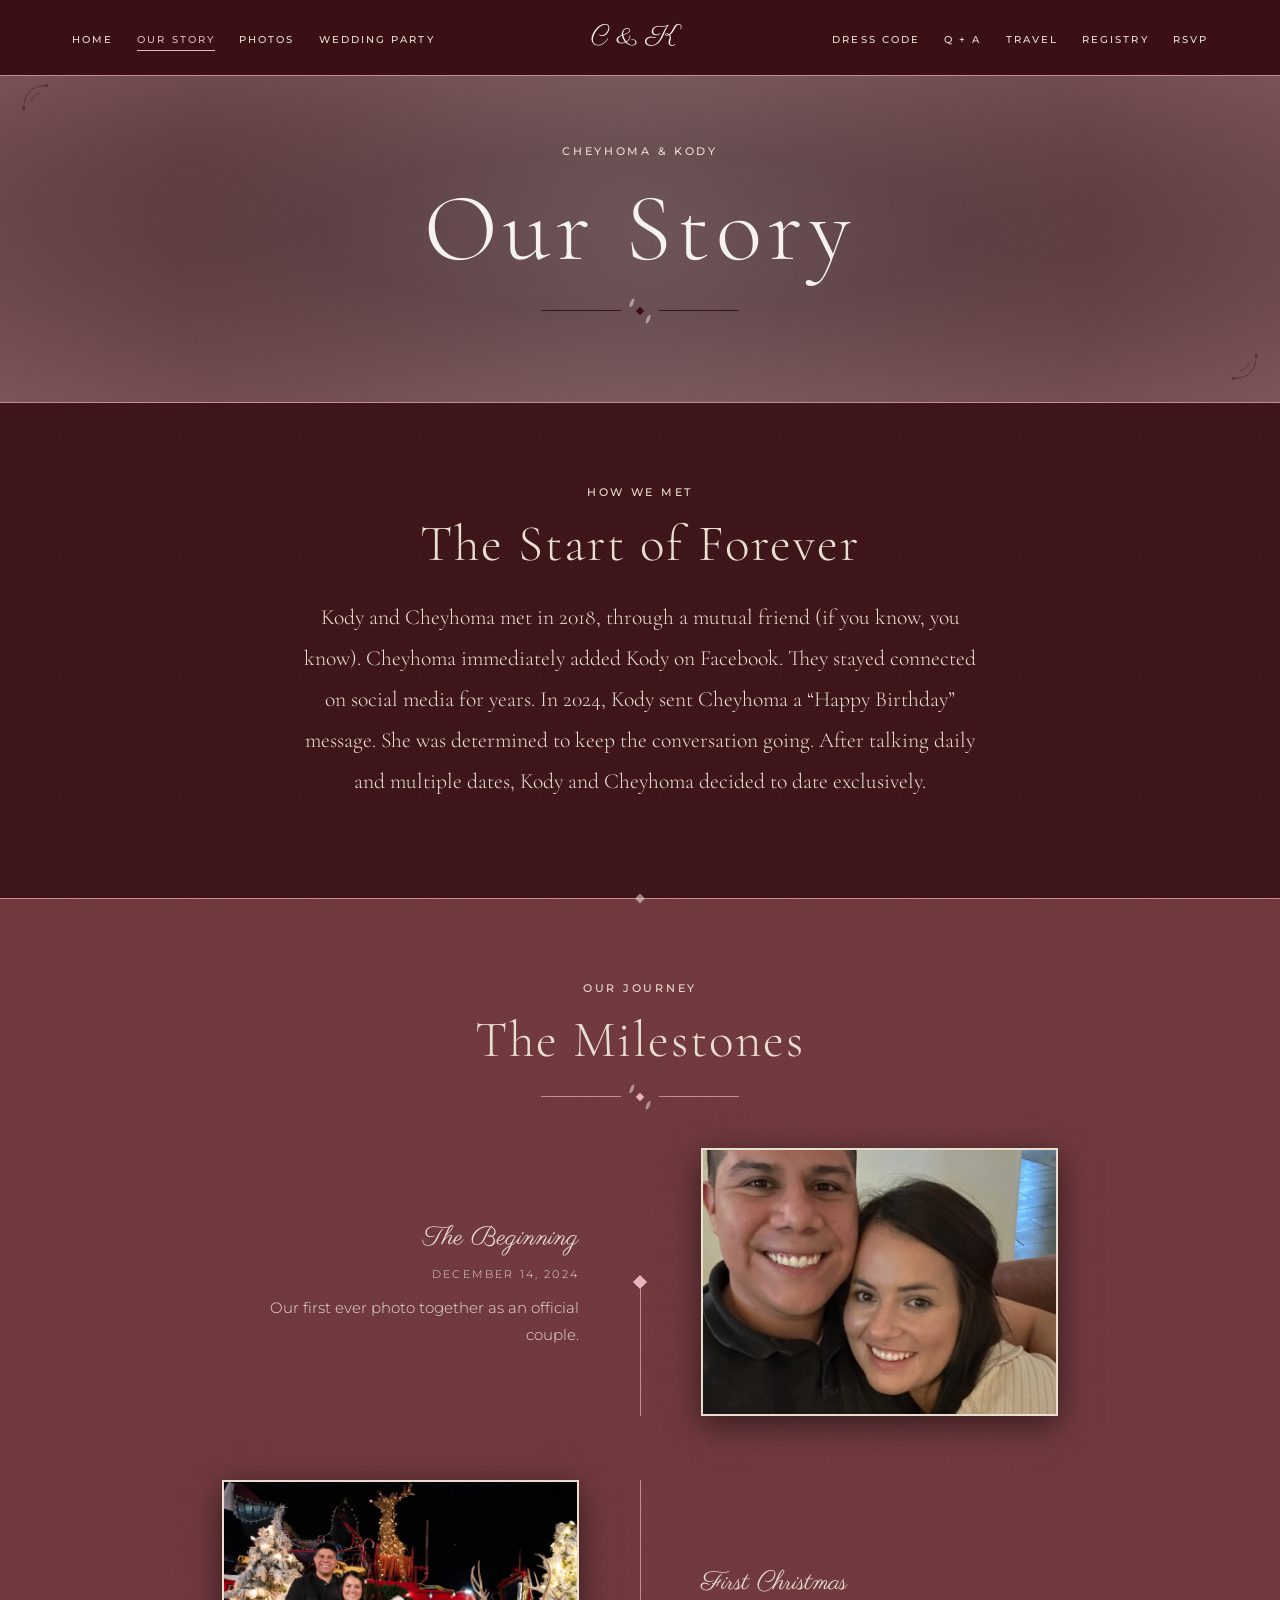
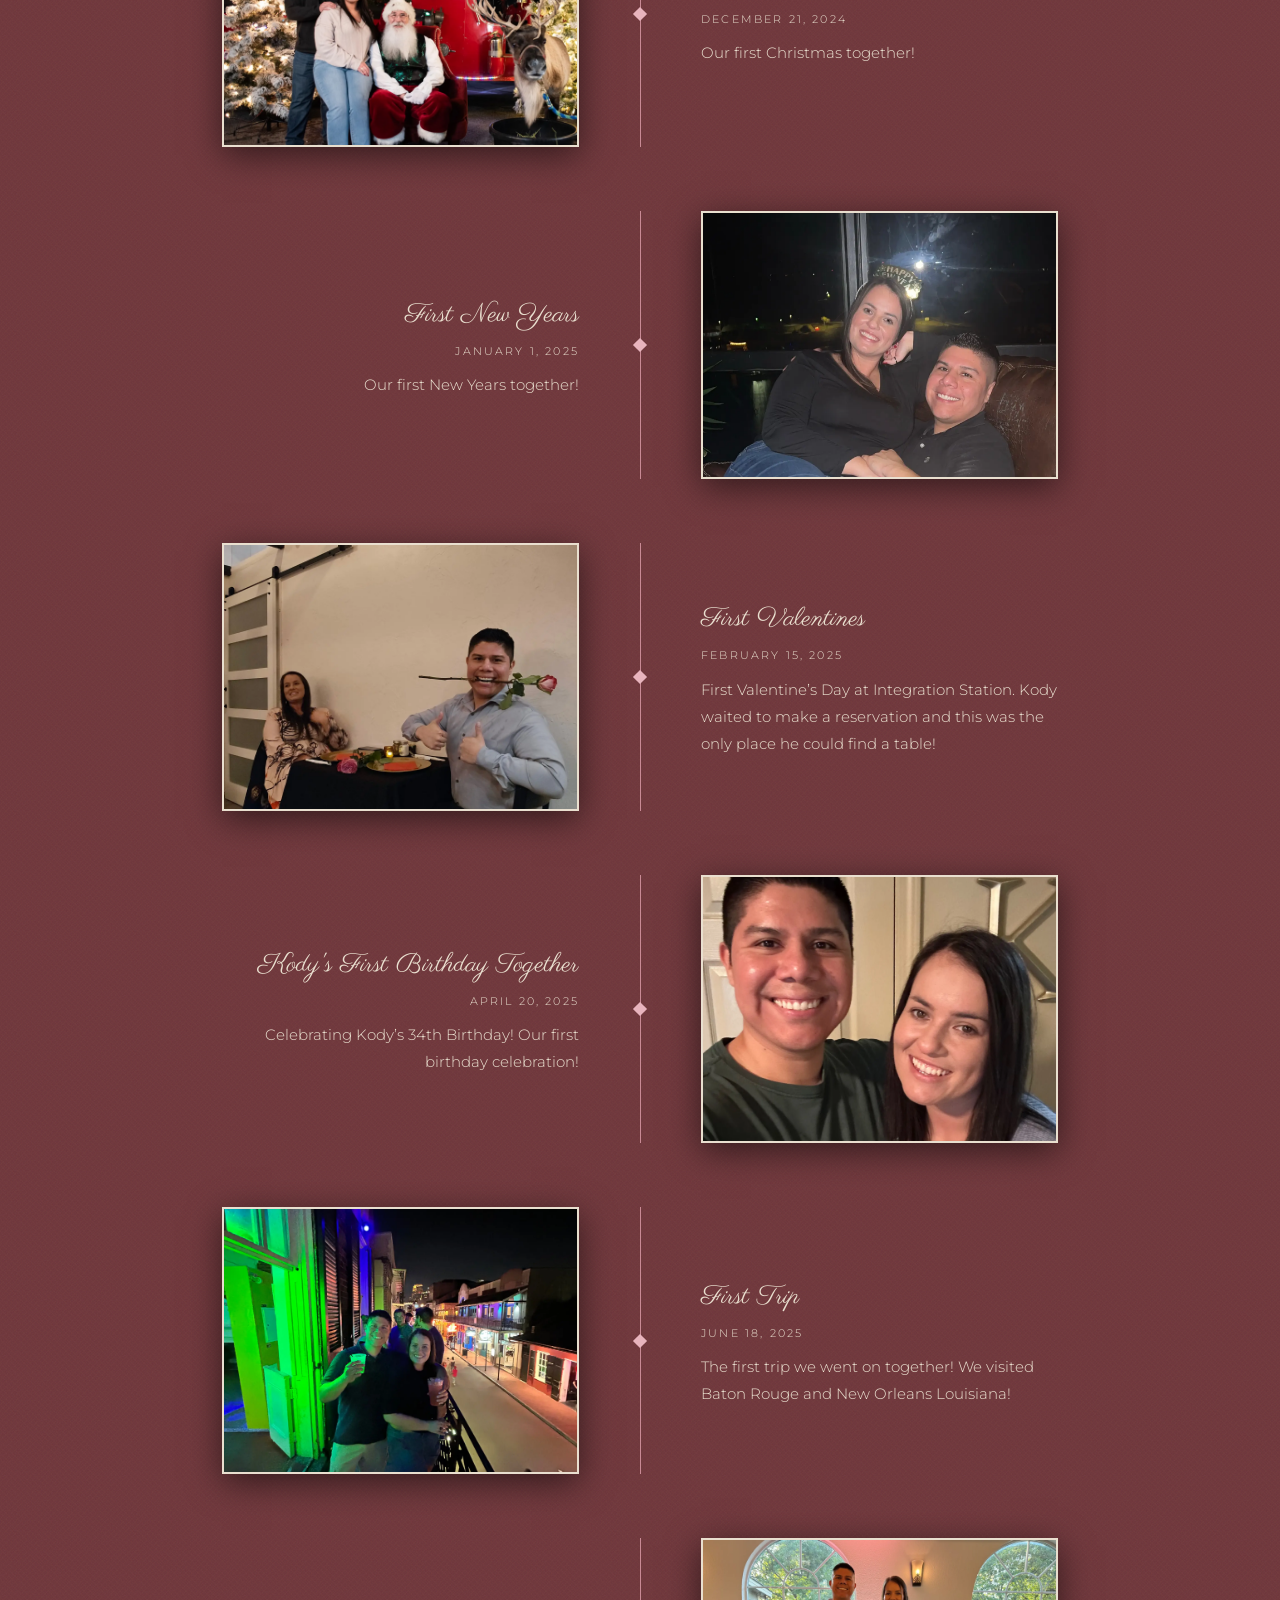
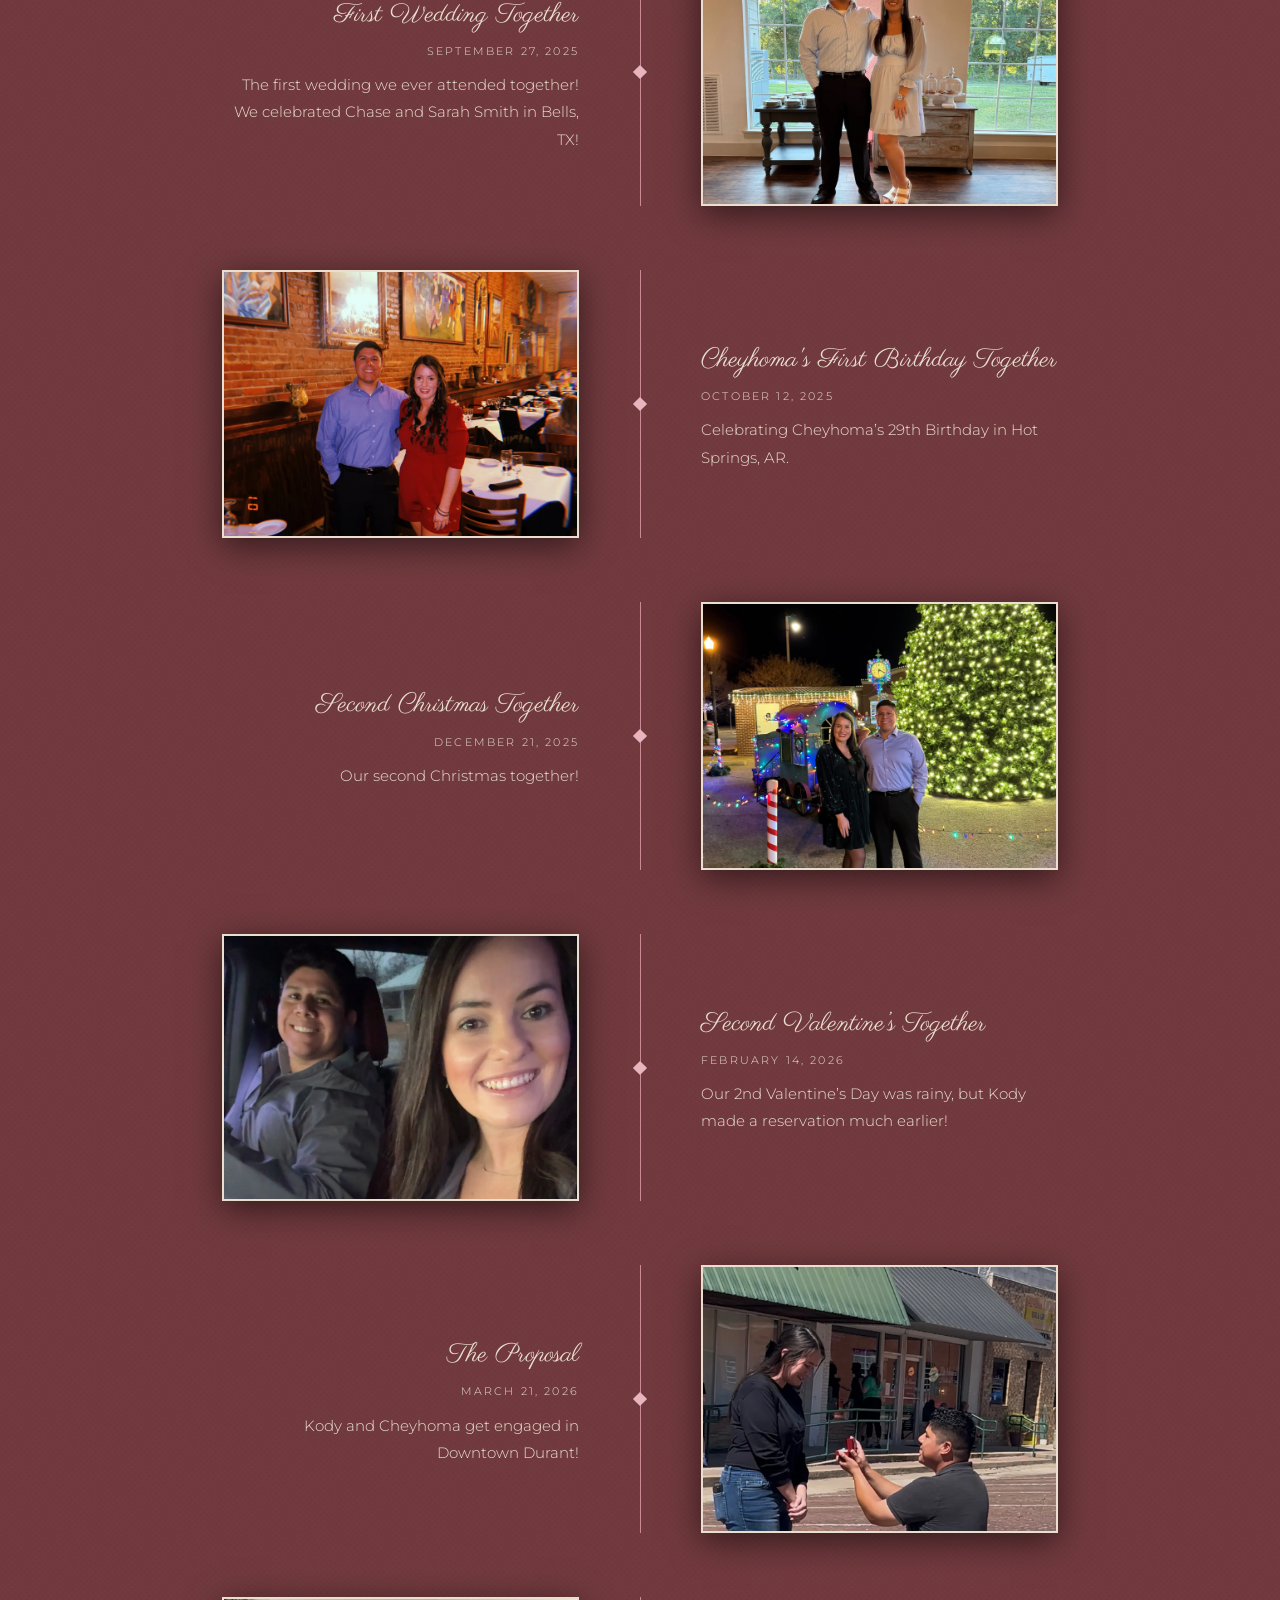
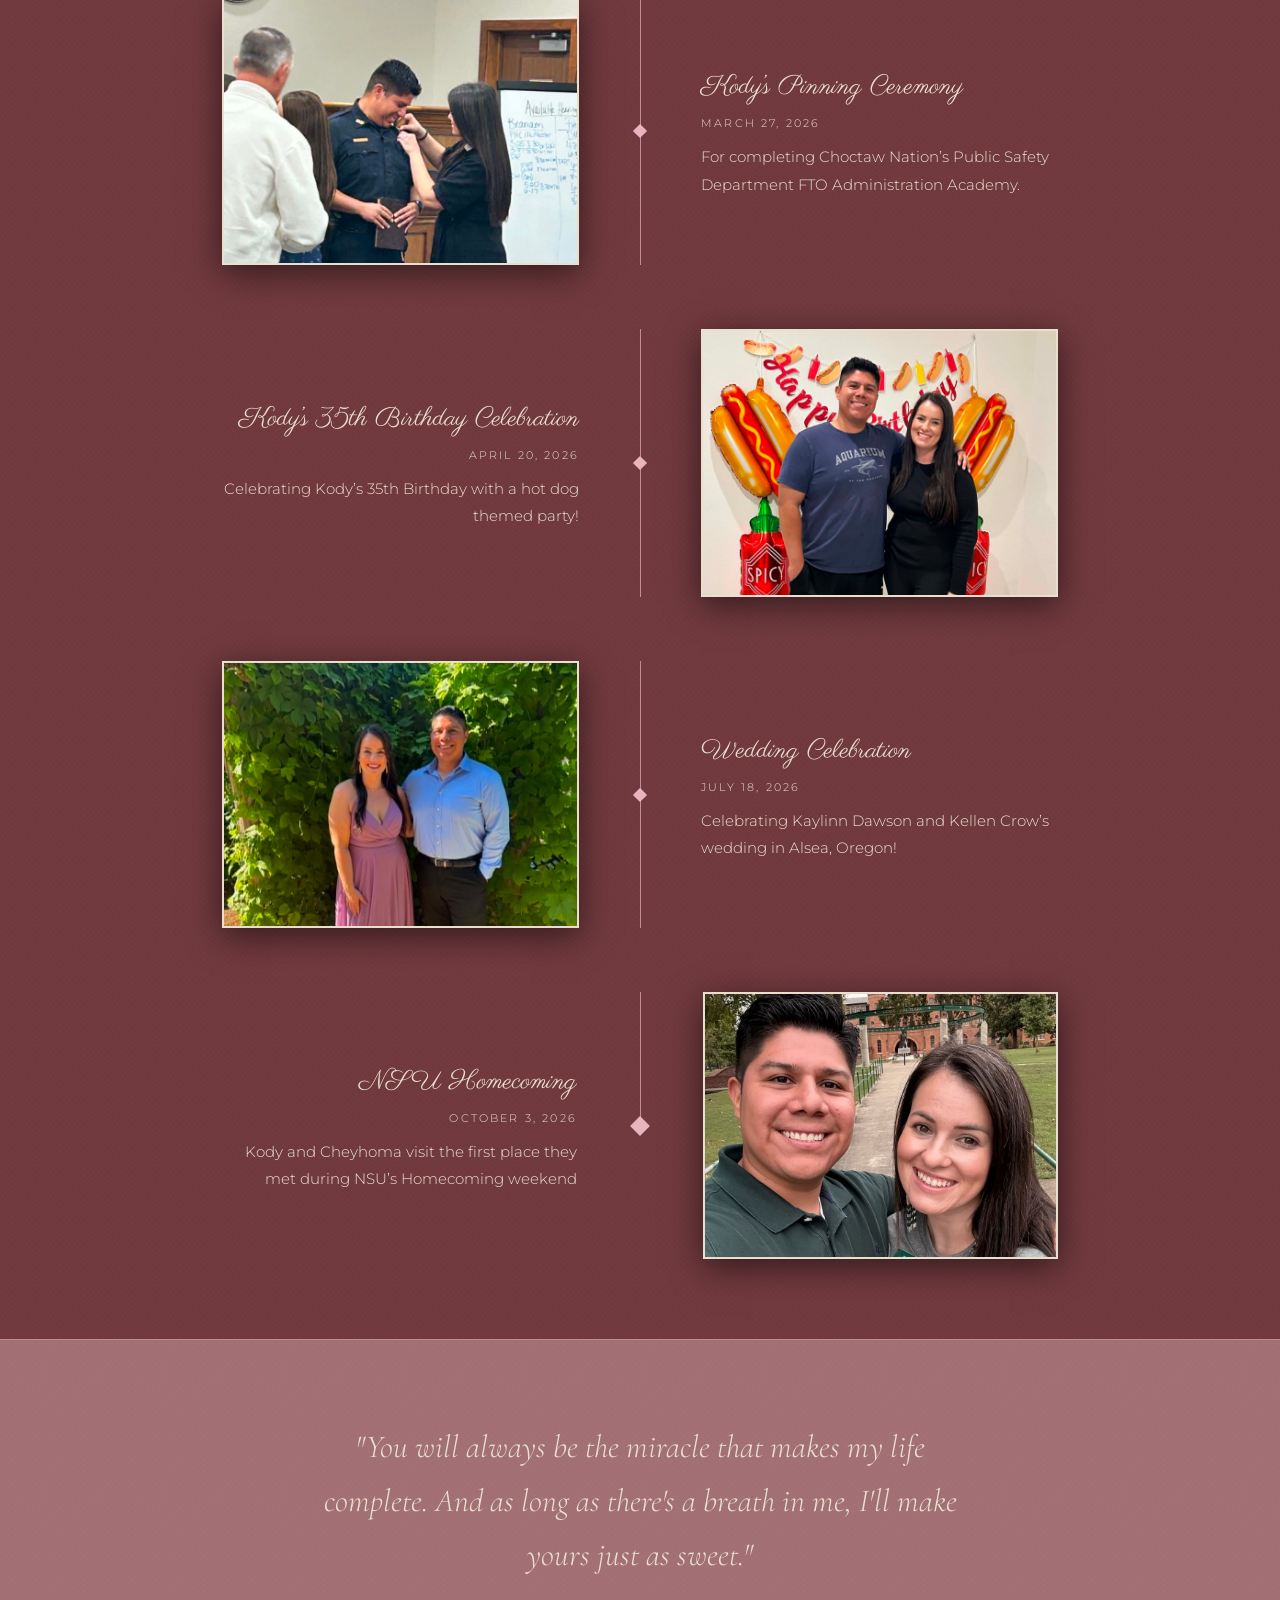
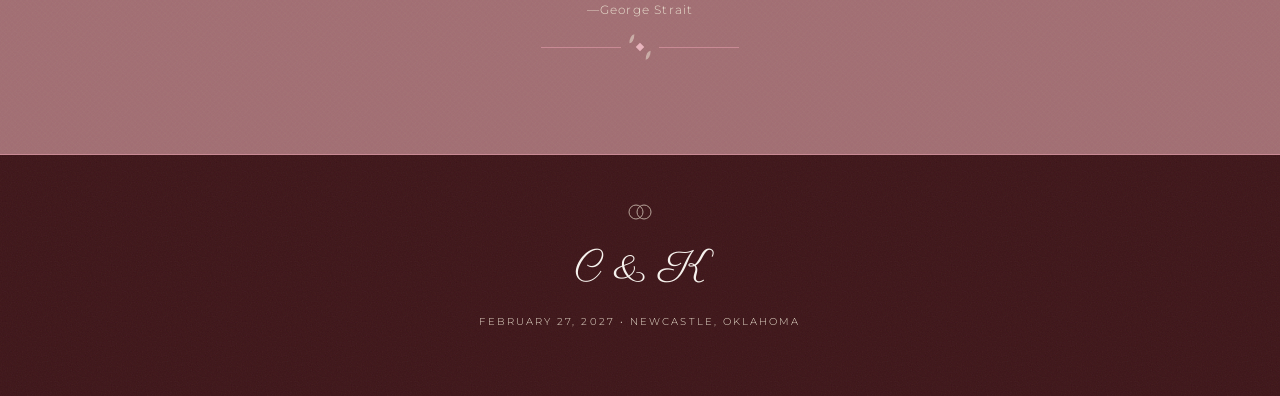
<file: our-story.html>
<!doctype html>
<html lang="en">
  <head>
    <meta charset="utf-8" />
    <meta name="viewport" content="width=device-width, initial-scale=1" />
    <title>Our Story | Cheyhoma &amp; Kody</title>
    <link
      href="https://cdn.jsdelivr.net/npm/bootstrap@5.3.3/dist/css/bootstrap.min.css"
      rel="stylesheet"
    />
    <link rel="preconnect" href="https://fonts.googleapis.com" />
    <link rel="preconnect" href="https://fonts.gstatic.com" crossorigin />
    <link
      href="https://fonts.googleapis.com/css2?family=Cormorant+Garamond:ital,wght@0,300;0,400;1,300&family=Montserrat:wght@300;400;500&family=Parisienne&display=swap"
      rel="stylesheet"
    />
    <link rel="stylesheet" href="styles.css" />
    <link rel="icon" type="image/svg+xml" href="favicon.svg" />
  </head>
  <body>
    <div class="page-wrap">
      <div class="page-hero">
        <span class="section-eyebrow">Cheyhoma &amp; Kody</span>
        <h1 class="page-hero-title">Our Story</h1>
        <div class="ornament"><div class="ornament-diamond"></div></div>
      </div>

      <!-- How We Met -->
      <section
        class="content-section text-center"
        style="background: var(--layer-1)"
      >
        <div class="narrow">
          <span class="section-eyebrow">How We Met</span>
          <h2 class="section-title mb-4">The Start of Forever</h2>
          <p class="story-text">
            Kody and Cheyhoma met in 2018, through a mutual friend (if you know,
            you know). Cheyhoma immediately added Kody on Facebook. They stayed
            connected on social media for years. In 2024, Kody sent Cheyhoma a
            “Happy Birthday” message. She was determined to keep the
            conversation going. After talking daily and multiple dates, Kody and
            Cheyhoma decided to date exclusively.
          </p>
        </div>
      </section>

      <!-- Timeline -->
      <section
        class="content-section"
        style="border-top: 1px solid var(--rule); background: var(--layer-2)"
      >
        <div class="medium">
          <div class="text-center mb-5">
            <span class="section-eyebrow">Our Journey</span>
            <h2 class="section-title">The Milestones</h2>
            <div class="ornament"><div class="ornament-diamond"></div></div>
          </div>

          <!-- Timeline items
               To add a photo: replace <div class="tl-photo-placeholder"> with <img src="img/yourphoto.jpg" alt="..." class="tl-photo-img">
               To add a new milestone: copy a .tl-item block. Odd items (1st, 3rd…) have text left / photo right. Even items flip automatically. -->

          <!-- Show the top -->
          <!-- <img class="tl-photo-img focus-top" src="..." /> -->
          <!-- Upper 3rd  -->
          <!-- <img class="tl-photo-img focus-upper-third" src="..." /> -->

          <!-- Show the bottom -->
          <!-- <img class="tl-photo-img focus-bottom" src="..." /> -->
          <!-- Bottom 3rd -->
          <!-- <img class="tl-photo-img focus-lower-third" src="..." /> -->
          <div id="timeline">
            <!-- item 1: text left, photo right -->
            <div class="tl-item">
              <div class="tl-side tl-text text-end">
                <span class="tl-title">The Beginning</span>
                <p class="tl-date">December 14, 2024</p>
                <p class="tl-desc">
                  Our first ever photo together as an official couple.
                </p>
              </div>
              <div class="tl-spine">
                <div class="tl-line tl-line--hidden"></div>
                <div class="tl-diamond"></div>
                <div class="tl-line"></div>
              </div>
              <div class="tl-side tl-photo-side">
                <!-- <div class="tl-photo-placeholder">C &amp; K</div> -->
                <img
                  src="Images/Our Story/a2ed38e8-b41e-4771-b8bf-f8d218aa275f~rt_auto-rs_1700.jpg"
                  alt="description"
                  class="tl-photo-img focus-top"
                />
              </div>
            </div>

            <div class="tl-item tl-flip">
              <div class="tl-side tl-photo-side">
                <!-- <div class="tl-photo-placeholder">♡</div> -->
                <img
                  src="Images/Our Story/a23196bb-9f52-4f7c-96b2-ccb586f1fe60~rt_auto-rs_1700.jpg"
                  alt="description"
                  class="tl-photo-img"
                />
              </div>
              <div class="tl-spine">
                <div class="tl-line"></div>
                <div class="tl-diamond"></div>
                <div class="tl-line"></div>
              </div>
              <div class="tl-side tl-text">
                <span class="tl-title">First Christmas</span>
                <p class="tl-date">December 21, 2024</p>
                <p class="tl-desc">Our first Christmas together!</p>
              </div>
            </div>

            <div class="tl-item">
              <div class="tl-side tl-text text-end">
                <span class="tl-title">First New Years</span>
                <p class="tl-date">January 1, 2025</p>
                <p class="tl-desc">Our first New Years together!</p>
              </div>
              <div class="tl-spine">
                <div class="tl-line"></div>
                <div class="tl-diamond"></div>
                <div class="tl-line"></div>
              </div>
              <div class="tl-side tl-photo-side">
                <!-- <div class="tl-photo-placeholder">♡</div> -->
                <img
                  src="Images/Our Story/b045701a-b84c-4458-87d6-9b109fc75cf0~rt_auto-rs_1700.jpg"
                  alt="description"
                  class="tl-photo-img focus-lower-third"
                />
              </div>
            </div>
            <!-- item 2: photo left, text right -->
            <div class="tl-item tl-flip">
              <div class="tl-side tl-photo-side">
                <!-- <div class="tl-photo-placeholder">♡</div> -->
                <img
                  src="Images/Our Story/74961e5d-bda4-4a73-9c7b-905bff8b3d74~rt_auto-rs_1700.jpg"
                  alt="description"
                  class="tl-photo-img"
                />
              </div>
              <div class="tl-spine">
                <div class="tl-line"></div>
                <div class="tl-diamond"></div>
                <div class="tl-line"></div>
              </div>
              <div class="tl-side tl-text">
                <span class="tl-title">First Valentines</span>
                <p class="tl-date">February 15, 2025</p>
                <p class="tl-desc">
                  First Valentine’s Day at Integration Station. Kody waited to
                  make a reservation and this was the only place he could find a
                  table!
                </p>
              </div>
            </div>
            <div class="tl-item">
              <div class="tl-side tl-text text-end">
                <span class="tl-title">Kody's First Birthday Together</span>
                <p class="tl-date">April 20, 2025</p>
                <p class="tl-desc">
                  Celebrating Kody’s 34th Birthday! Our first birthday
                  celebration!
                </p>
              </div>
              <div class="tl-spine">
                <div class="tl-line"></div>
                <div class="tl-diamond"></div>
                <div class="tl-line"></div>
              </div>
              <div class="tl-side tl-photo-side">
                <!-- <div class="tl-photo-placeholder">♡</div> -->
                <img
                  src="Images/Our Story/a08340c3-c4ff-4f60-91f1-6bf2ce47dc97~rt_auto-rs_1700.jpg"
                  alt="description"
                  class="tl-photo-img focus-lower-third"
                />
              </div>
            </div>
            <div class="tl-item tl-flip">
              <div class="tl-side tl-photo-side">
                <!-- <div class="tl-photo-placeholder">♡</div> -->
                <img
                  src="Images/Our Story/74fc2042-94aa-4d56-afec-fb595c2b6bca~rt_auto-rs_1700.jpg"
                  alt="description"
                  class="tl-photo-img"
                />
              </div>
              <div class="tl-spine">
                <div class="tl-line"></div>
                <div class="tl-diamond"></div>
                <div class="tl-line"></div>
              </div>
              <div class="tl-side tl-text">
                <span class="tl-title">First Trip</span>
                <p class="tl-date">June 18, 2025</p>
                <p class="tl-desc">
                  The first trip we went on together! We visited Baton Rouge and
                  New Orleans Louisiana!
                </p>
              </div>
            </div>
            <!-- item 3: text left, photo right -->
            <!-- item 4: photo left, text right — wedding (larger diamond, no bottom line) -->

            <div class="tl-item">
              <div class="tl-side tl-text text-end">
                <span class="tl-title">First Wedding Together</span>
                <p class="tl-date">September 27, 2025</p>
                <p class="tl-desc">
                  The first wedding we ever attended together! We celebrated
                  Chase and Sarah Smith in Bells, TX!
                </p>
              </div>
              <div class="tl-spine">
                <div class="tl-line"></div>
                <div class="tl-diamond"></div>
                <div class="tl-line"></div>
              </div>
              <div class="tl-side tl-photo-side">
                <!-- <div class="tl-photo-placeholder">♡</div> -->
                <img
                  src="Images/Our Story/c9d098d1-0bdf-4006-8620-f8e644aaf528~rt_auto-rs_1700.jpg"
                  alt="description"
                  class="tl-photo-img focus-top"
                />
              </div>
            </div>

            <div class="tl-item tl-flip">
              <div class="tl-side tl-photo-side">
                <!-- <div class="tl-photo-placeholder">♡</div> -->
                <img
                  src="Images/Our Story/df62bfdb-6771-4fe9-b295-637d910815b5~rt_auto-rs_1700.jpg"
                  alt="description"
                  class="tl-photo-img"
                />
              </div>
              <div class="tl-spine">
                <div class="tl-line"></div>
                <div class="tl-diamond"></div>
                <div class="tl-line"></div>
              </div>
              <div class="tl-side tl-text">
                <span class="tl-title">Cheyhoma's First Birthday Together</span>
                <p class="tl-date">October 12, 2025</p>
                <p class="tl-desc">
                  Celebrating Cheyhoma’s 29th Birthday in Hot Springs, AR.
                </p>
              </div>
            </div>

            <div class="tl-item">
              <div class="tl-side tl-text text-end">
                <span class="tl-title">Second Christmas Together</span>
                <p class="tl-date">December 21, 2025</p>
                <p class="tl-desc">Our second Christmas together!</p>
              </div>
              <div class="tl-spine">
                <div class="tl-line"></div>
                <div class="tl-diamond"></div>
                <div class="tl-line"></div>
              </div>
              <div class="tl-side tl-photo-side">
                <!-- <div class="tl-photo-placeholder">♡</div> -->
                <img
                  src="Images/Our Story/6ce663e5-38e8-43d1-97db-0f031261fbac~rt_auto-rs_1700.jpg"
                  alt="description"
                  class="tl-photo-img"
                />
              </div>
            </div>

            <div class="tl-item tl-flip">
              <div class="tl-side tl-photo-side">
                <!-- <div class="tl-photo-placeholder">♡</div> -->
                <img
                  src="Images/Our Story/79a8d376-c8e6-49c6-b20b-fd384ffe38c1~rt_auto-rs_1700.jpg"
                  alt="description"
                  class="tl-photo-img focus-lower-third"
                />
              </div>
              <div class="tl-spine">
                <div class="tl-line"></div>
                <div class="tl-diamond"></div>
                <div class="tl-line"></div>
              </div>
              <div class="tl-side tl-text">
                <span class="tl-title">Second Valentine’s Together</span>
                <p class="tl-date">February 14, 2026</p>
                <p class="tl-desc">
                  Our 2nd Valentine’s Day was rainy, but Kody made a reservation
                  much earlier!
                </p>
              </div>
            </div>

            <div class="tl-item">
              <div class="tl-side tl-text text-end">
                <span class="tl-title">The Proposal</span>
                <p class="tl-date">March 21, 2026</p>
                <p class="tl-desc">
                  Kody and Cheyhoma get engaged in Downtown Durant!
                </p>
              </div>
              <div class="tl-spine">
                <div class="tl-line"></div>
                <div class="tl-diamond"></div>
                <div class="tl-line"></div>
              </div>
              <div class="tl-side tl-photo-side">
                <!-- <div class="tl-photo-placeholder">♡</div> -->
                <img
                  src="Images/Our Story/f9ae3438-4dc4-4ce9-9a1f-914a8fe75f75~rt_auto-rs_1700.jpg"
                  alt="description"
                  class="tl-photo-img focus-top"
                />
              </div>
            </div>

            <div class="tl-item tl-flip">
              <div class="tl-side tl-photo-side">
                <img
                  src="Images/Our Story/Ceremony.jpg"
                  alt="description"
                  class="tl-photo-img focus-top"
                />
              </div>
              <div class="tl-spine">
                <div class="tl-line"></div>
                <div class="tl-diamond"></div>
                <div class="tl-line"></div>
              </div>
              <div class="tl-side tl-text">
                <span class="tl-title">Kody’s Pinning Ceremony</span>
                <p class="tl-date">March 27, 2026</p>
                <p class="tl-desc">
                  For completing Choctaw Nation’s Public Safety Department FTO
                  Administration Academy.
                </p>
              </div>
            </div>

            <div class="tl-item">
              <div class="tl-side tl-text text-end">
                <span class="tl-title">Kody’s 35th Birthday Celebration</span>
                <p class="tl-date">April 20, 2026</p>
                <p class="tl-desc">
                  Celebrating Kody’s 35th Birthday with a hot dog themed party!
                </p>
              </div>
              <div class="tl-spine">
                <div class="tl-line"></div>
                <div class="tl-diamond"></div>
                <div class="tl-line"></div>
              </div>
              <div class="tl-side tl-photo-side">
                <img
                  src="Images/Our Story/KodyBirthday.jpg"
                  alt="description"
                  class="tl-photo-img focus-lower-third"
                />
              </div>
            </div>

            <div class="tl-item tl-flip">
              <div class="tl-side tl-photo-side">
                <img
                  src="Images/Our Story/Pic1.jpg"
                  alt="description"
                  class="tl-photo-img focus-lower-third"
                />
              </div>
              <div class="tl-spine">
                <div class="tl-line"></div>
                <div class="tl-diamond"></div>
                <div class="tl-line"></div>
              </div>
              <div class="tl-side tl-text">
                <span class="tl-title">Wedding Celebration</span>
                <p class="tl-date">July 18, 2026</p>
                <p class="tl-desc">
                  Celebrating Kaylinn Dawson and Kellen Crow’s wedding in Alsea,
                  Oregon!
                </p>
              </div>
            </div>

            <div class="tl-item">
              <div class="tl-side tl-text text-end">
                <span class="tl-title">NSU Homecoming</span>
                <p class="tl-date">October 3, 2026</p>
                <p class="tl-desc">
                  Kody and Cheyhoma visit the first place they met during NSU’s
                  Homecoming weekend
                </p>
              </div>
              <div class="tl-spine">
                <div class="tl-line"></div>
                <div class="tl-diamond tl-diamond--lg"></div>
                <div class="tl-line tl-line--hidden"></div>
              </div>
              <div class="tl-side tl-photo-side">
                <img
                  src="Images/Our Story/bxw37Cnu.jpg"
                  alt="description"
                  class="tl-photo-img focus-lower-third"
                />
              </div>
            </div>
          </div>
        </div>
      </section>

      <!-- Quote -->
      <section
        style="
          padding: 5rem 1.5rem;
          text-align: center;
          border-top: 1px solid var(--rule);
          background: var(--layer-3);
        "
      >
        <div class="narrow">
          <p
            style="
              font-family: var(--font-serif);
              font-size: clamp(1.3rem, 3vw, 2rem);
              font-style: italic;
              color: var(--ivory);
              line-height: 1.7;
            "
          >
            "You will always be the miracle that makes my life complete. And
            as long as there's a breath in me, I'll make yours just as
            sweet."
          </p>
          <p
            style="
              font-family: var(--font-sans);
              font-size: 0.75rem;
              letter-spacing: 0.1em;
              color: var(--ivory);
              margin-top: 0.75rem;
            "
          >
            —George Strait
          </p>
          <div class="ornament mt-4"><div class="ornament-diamond"></div></div>
        </div>
      </section>
    </div>

    <script src="https://cdn.jsdelivr.net/npm/bootstrap@5.3.3/dist/js/bootstrap.bundle.min.js"></script>
    <script src="nav.js"></script>
  </body>
</html>
</file>
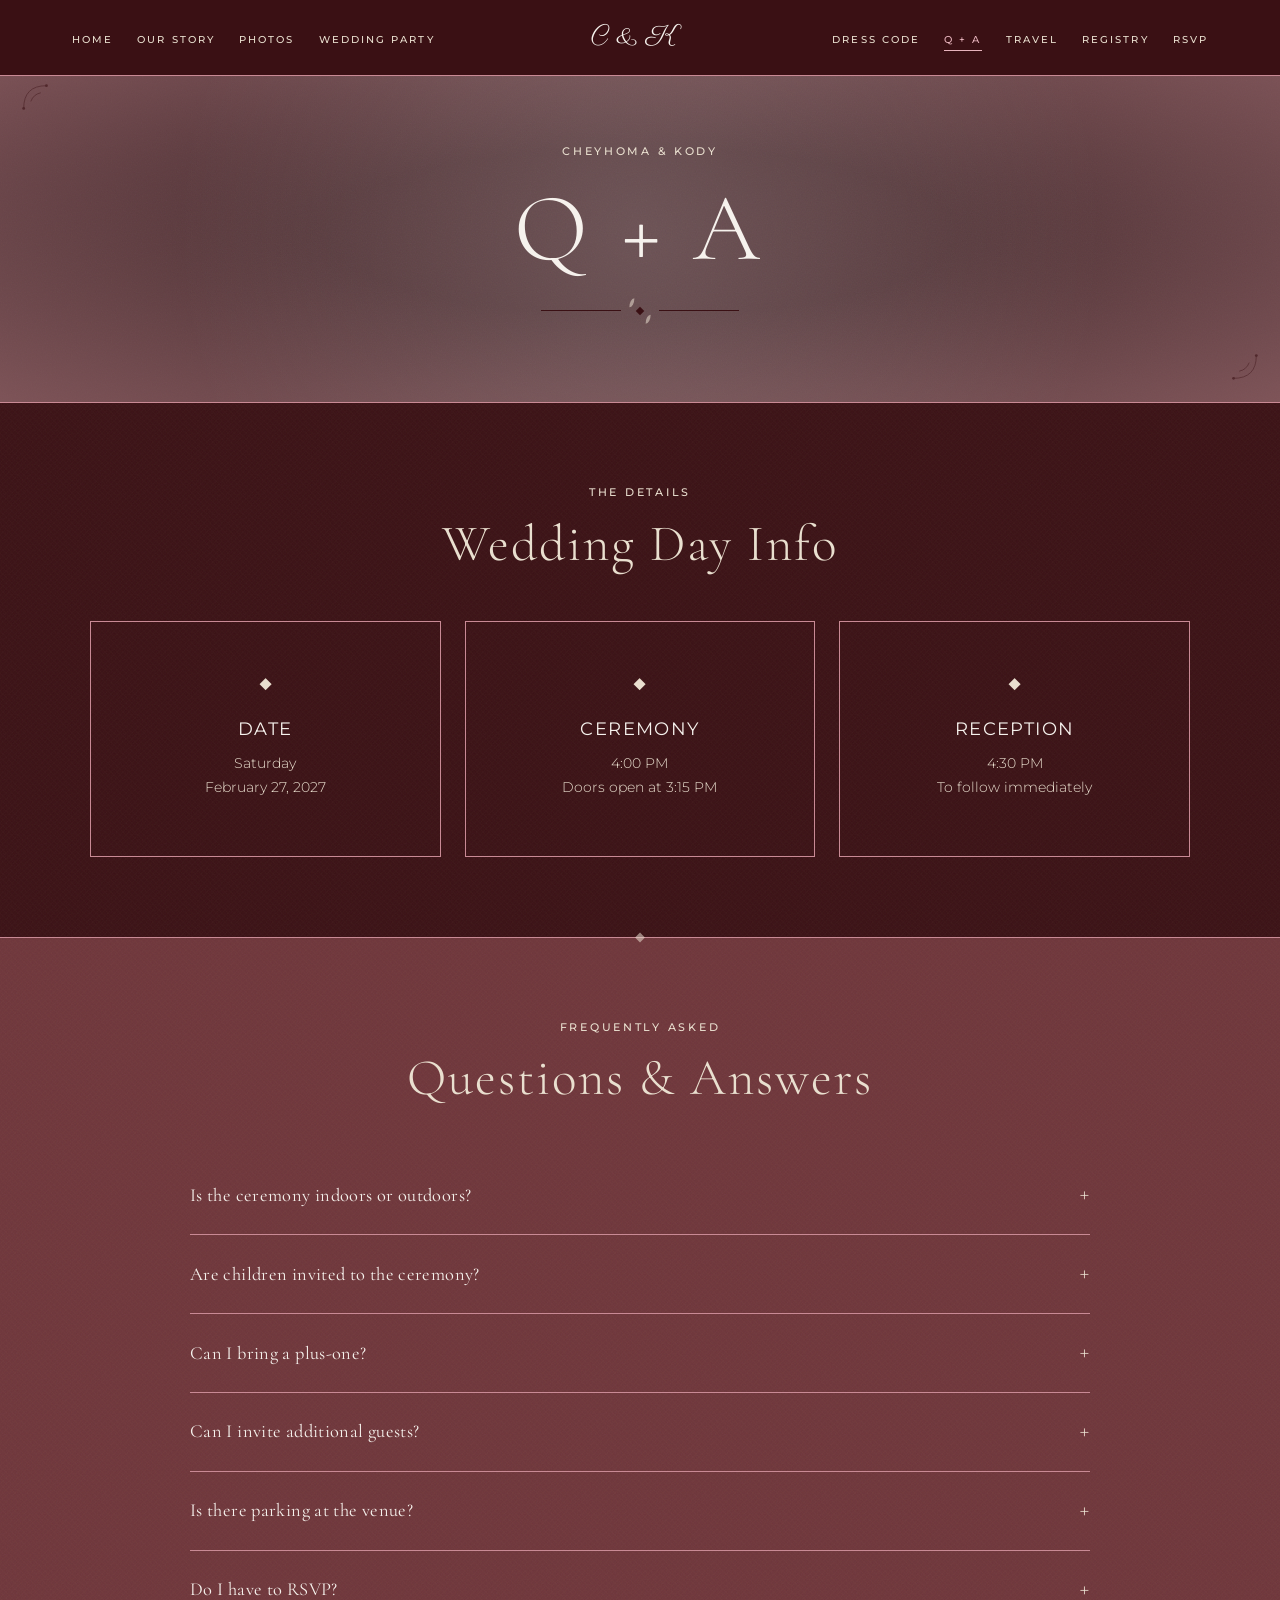
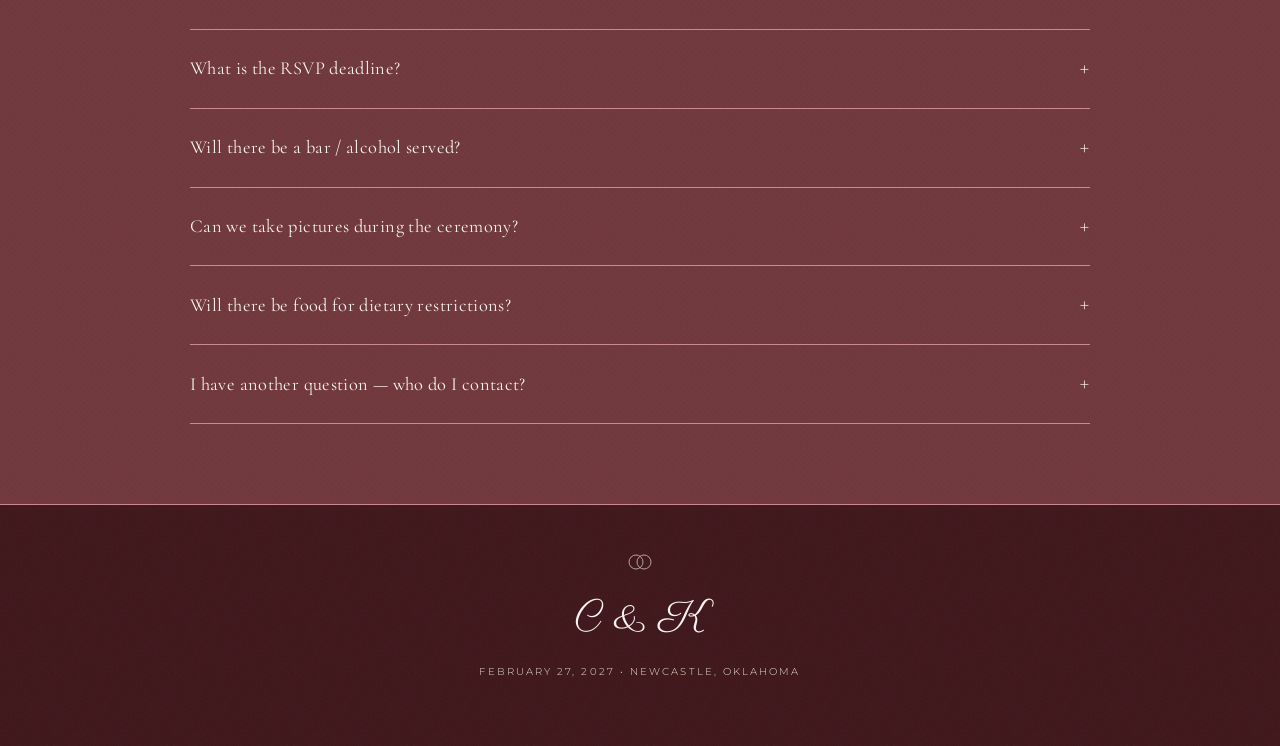
<file: qa.html>
<!doctype html>
<html lang="en">
  <head>
    <meta charset="utf-8" />
    <meta name="viewport" content="width=device-width, initial-scale=1" />
    <title>Q + A | Cheyhoma &amp; Kody</title>
    <link
      href="https://cdn.jsdelivr.net/npm/bootstrap@5.3.3/dist/css/bootstrap.min.css"
      rel="stylesheet"
    />
    <link rel="preconnect" href="https://fonts.googleapis.com" />
    <link rel="preconnect" href="https://fonts.gstatic.com" crossorigin />
    <link
      href="https://fonts.googleapis.com/css2?family=Cormorant+Garamond:ital,wght@0,300;0,400;1,300&family=Montserrat:wght@300;400;500&family=Parisienne&display=swap"
      rel="stylesheet"
    />
    <link rel="stylesheet" href="styles.css" />
    <link rel="icon" type="image/svg+xml" href="favicon.svg" />
  </head>
  <body>
    <div class="page-wrap">
      <div class="page-hero">
        <span class="section-eyebrow">Cheyhoma &amp; Kody</span>
        <h1 class="page-hero-title">Q + A</h1>
        <div class="ornament"><div class="ornament-diamond"></div></div>
      </div>

      <!-- Wedding Details Cards -->
      <section class="content-section" style="background: var(--layer-1)">
        <div class="wide">
          <div class="text-center mb-5">
            <span class="section-eyebrow">The Details</span>
            <h2 class="section-title">Wedding Day Info</h2>
          </div>
          <div class="row g-4">
            <div class="col-12 col-sm-6 col-lg-4">
              <div class="details-card">
                <div class="details-card-icon">◆</div>
                <h3>Date</h3>
                <p>Saturday<br />February 27, 2027</p>
              </div>
            </div>
            <div class="col-12 col-sm-6 col-lg-4">
              <div class="details-card">
                <div class="details-card-icon">◆</div>
                <h3>Ceremony</h3>
                <p>4:00 PM<br />Doors open at 3:15 PM</p>
              </div>
            </div>
            <div class="col-12 col-sm-6 col-lg-4">
              <div class="details-card">
                <div class="details-card-icon">◆</div>
                <h3>Reception</h3>
                <p>4:30 PM<br />To follow immediately</p>
              </div>
            </div>
          </div>
        </div>
      </section>

      <!-- FAQ Accordion -->
      <section
        class="content-section"
        style="border-top: 1px solid var(--rule); background: var(--layer-2)"
      >
        <div class="medium">
          <div class="text-center mb-5">
            <span class="section-eyebrow">Frequently Asked</span>
            <h2 class="section-title">Questions &amp; Answers</h2>
          </div>

          <div class="qa-list">
            <div class="qa-item">
              <button class="qa-question">
                Is the ceremony indoors or outdoors?
              </button>
              <div class="qa-answer">
                <p>
                  Weather permitting, the wedding will be outdoors. Should there
                  be inclement weather, we will move indoors.
                </p>
              </div>
            </div>

            <div class="qa-item">
              <button class="qa-question">
                Are children invited to the ceremony?
              </button>
              <div class="qa-answer">
                <p>
                  Children are loved by the bride and groom, but due to capacity
                  limitations, they are not invited to the ceremony.
                </p>
              </div>
            </div>

            <div class="qa-item">
              <button class="qa-question">Can I bring a plus-one?</button>
              <div class="qa-answer">
                <p>
                  Due to venue capacity, seating is limited to those named on
                  your invitation. If your invitation includes a plus-one, it
                  will be noted. Please reach out if you have any questions.
                </p>
              </div>
            </div>

            <div class="qa-item">
              <button class="qa-question">
                Can I invite additional guests?
              </button>
              <div class="qa-answer">
                <p>
                  Guests on the invitation may RSVP. If you think we missed a
                  guest who should have been invited, please reach out to the
                  bride or groom.
                </p>
              </div>
            </div>

            <div class="qa-item">
              <button class="qa-question">
                Is there parking at the venue?
              </button>
              <div class="qa-answer">
                <p>
                  Yes, complimentary parking will be available at the venue.
                </p>
              </div>
            </div>

            <div class="qa-item">
              <button class="qa-question">Do I have to RSVP?</button>
              <div class="qa-answer">
                <p>
                  It will be very helpful if all guests can RSVP to prepare for
                  the ceremony and reception.
                </p>
              </div>
            </div>

            <div class="qa-item">
              <button class="qa-question">What is the RSVP deadline?</button>
              <div class="qa-answer">
                <p>
                  Please RSVP by January 16, 2027. We need final headcounts
                  for catering and seating. Late RSVPs may not be
                  accommodated.
                </p>
              </div>
            </div>

            <div class="qa-item">
              <button class="qa-question">
                Will there be a bar / alcohol served?
              </button>
              <div class="qa-answer">
                <p>
                  Yes, there will be a bar at the reception with beer, wine, and
                  a signature cocktail. We ask that all guests drink responsibly
                  and make safe transportation arrangements.
                </p>
              </div>
            </div>

            <div class="qa-item">
              <button class="qa-question">
                Can we take pictures during the ceremony?
              </button>
              <div class="qa-answer">
                <p>
                  There will be a short time at the beginning of the ceremony
                  for pictures. After this period, we ask all guests to refrain
                  from taking pictures in order to allow professional
                  photography to take place.
                </p>
              </div>
            </div>

            <div class="qa-item">
              <button class="qa-question">
                Will there be food for dietary restrictions?
              </button>
              <div class="qa-answer">
                <p>
                  We will do our best to accommodate dietary restrictions.
                  Please note any allergies or dietary needs on your RSVP so we
                  can plan accordingly. Contact us directly if you have specific
                  concerns.
                </p>
              </div>
            </div>

            <div class="qa-item">
              <button class="qa-question">
                I have another question — who do I contact?
              </button>
              <div class="qa-answer">
                <p>
                  Reach out to Cheyhoma or Kody directly, or message us through
                  the contact info on this website. We're happy to answer any
                  questions you have!
                </p>
              </div>
            </div>
          </div>
        </div>
      </section>
    </div>

    <script src="https://cdn.jsdelivr.net/npm/bootstrap@5.3.3/dist/js/bootstrap.bundle.min.js"></script>
    <script src="nav.js"></script>
  </body>
</html>
</file>
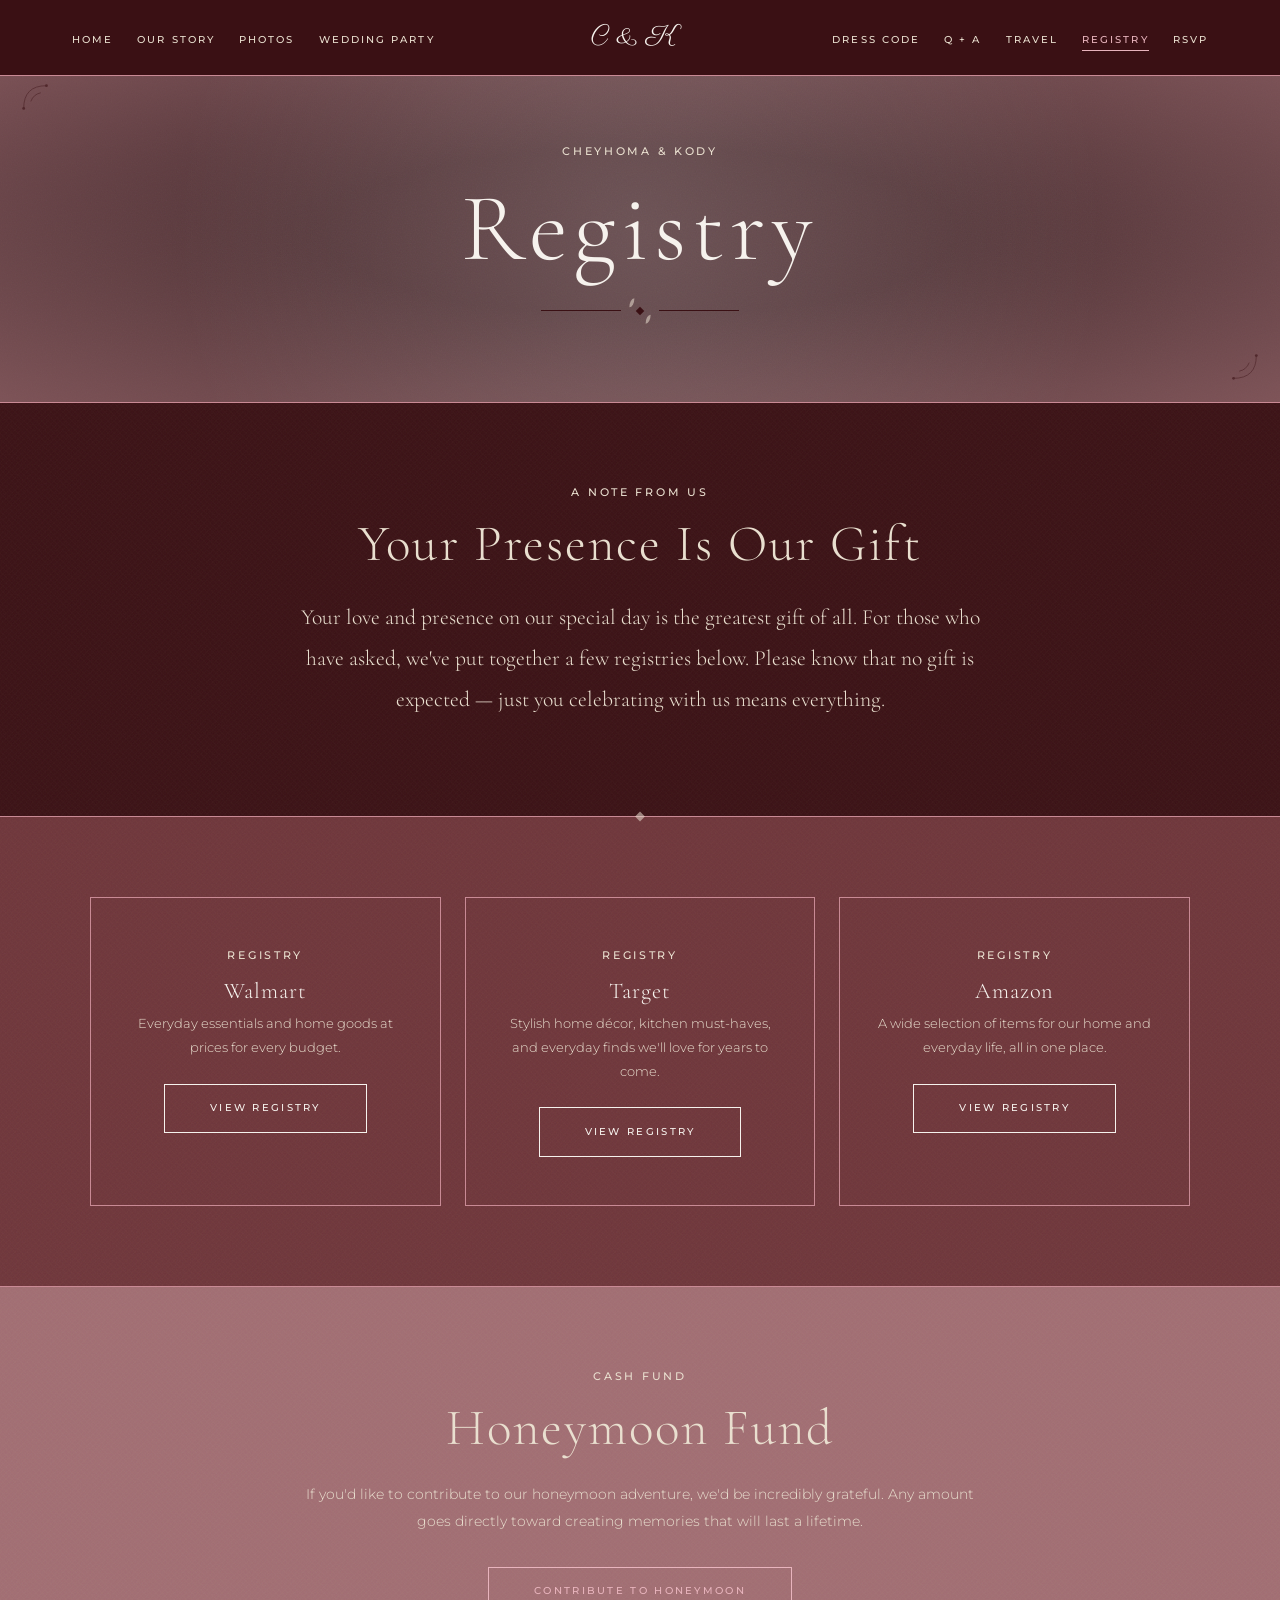
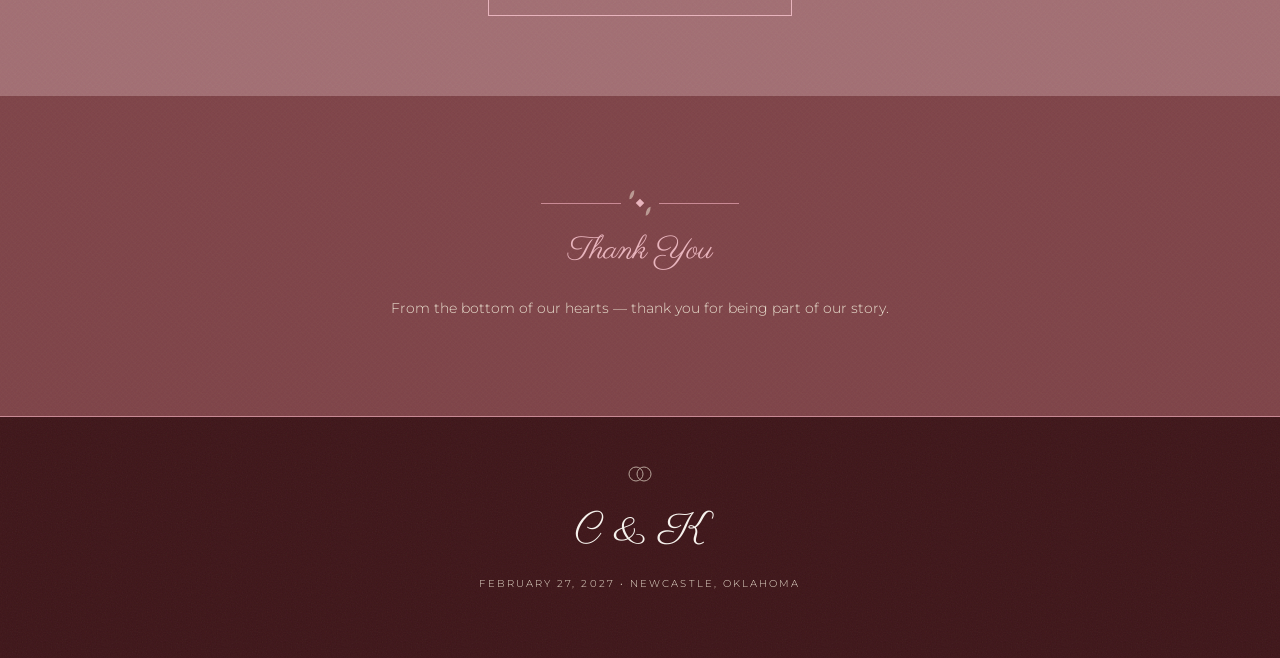
<file: registry.html>
<!doctype html>
<html lang="en">
  <head>
    <meta charset="utf-8" />
    <meta name="viewport" content="width=device-width, initial-scale=1" />
    <title>Registry | Cheyhoma &amp; Kody</title>
    <link
      href="https://cdn.jsdelivr.net/npm/bootstrap@5.3.3/dist/css/bootstrap.min.css"
      rel="stylesheet"
    />
    <link rel="preconnect" href="https://fonts.googleapis.com" />
    <link rel="preconnect" href="https://fonts.gstatic.com" crossorigin />
    <link
      href="https://fonts.googleapis.com/css2?family=Cormorant+Garamond:ital,wght@0,300;0,400;1,300&family=Montserrat:wght@300;400;500&family=Parisienne&display=swap"
      rel="stylesheet"
    />
    <link rel="stylesheet" href="styles.css" />
    <link rel="icon" type="image/svg+xml" href="favicon.svg" />
  </head>
  <body>
    <div class="page-wrap">
      <div class="page-hero">
        <span class="section-eyebrow">Cheyhoma &amp; Kody</span>
        <h1 class="page-hero-title">Registry</h1>
        <div class="ornament"><div class="ornament-diamond"></div></div>
      </div>

      <!-- Intro note -->
      <section
        class="content-section text-center"
        style="background: var(--layer-1)"
      >
        <div class="narrow">
          <span class="section-eyebrow">A Note From Us</span>
          <h2 class="section-title mb-4">Your Presence Is Our Gift</h2>
          <p class="story-text">
            Your love and presence on our special day is the greatest gift of
            all. For those who have asked, we've put together a few registries
            below. Please know that no gift is expected — just you celebrating
            with us means everything.
          </p>
        </div>
      </section>

      <!-- Registry cards -->
      <section
        class="content-section"
        style="border-top: 1px solid var(--rule); background: var(--layer-2)"
      >
        <div class="wide">
          <div class="row g-4 justify-content-center">
            <div class="col-12 col-sm-6 col-lg-4">
              <div class="registry-card">
                <span class="section-eyebrow">Registry</span>
                <h3>Walmart</h3>
                <p>
                  Everyday essentials and home goods at prices for every budget.
                </p>
                <a
                  href="https://www.walmart.com/registry/wr/459ccf81-0bbf-4c24-9162-eb8b87936266"
                  target="_blank"
                  rel="noopener"
                  class="btn-wedding"
                  >View Registry</a
                >
              </div>
            </div>

            <div class="col-12 col-sm-6 col-lg-4">
              <div class="registry-card">
                <span class="section-eyebrow">Registry</span>
                <h3>Target</h3>
                <p>
                  Stylish home décor, kitchen must-haves, and everyday finds
                  we'll love for years to come.
                </p>
                <a
                  href="https://www.target.com/gift-registry/gift-giver?registryId=47a7a4d0-2d62-11f1-a704-51e6a3692535&type=WEDDING"
                  target="_blank"
                  rel="noopener"
                  class="btn-wedding"
                  >View Registry</a
                >
              </div>
            </div>

            <div class="col-12 col-sm-6 col-lg-4">
              <div class="registry-card">
                <span class="section-eyebrow">Registry</span>
                <h3>Amazon</h3>
                <p>
                  A wide selection of items for our home and everyday life, all
                  in one place.
                </p>
                <a
                  href="https://www.amazon.com/wedding/guest-view/5YZQR2T4HLW4"
                  target="_blank"
                  rel="noopener"
                  class="btn-wedding"
                  >View Registry</a
                >
              </div>
            </div>
          </div>
        </div>
      </section>

      <!-- Honeymoon fund -->
      <section
        style="
          background: var(--layer-3);
          border-top: 1px solid var(--rule);
          padding: 5rem 1.5rem;
          text-align: center;
        "
      >
        <div class="narrow">
          <span class="section-eyebrow">Cash Fund</span>
          <h2 class="section-title mb-4">Honeymoon Fund</h2>
          <p
            style="
              font-size: 0.88rem;
              color: var(--ivory);
              line-height: 1.9;
              margin-bottom: 2rem;
            "
          >
            If you'd like to contribute to our honeymoon adventure, we'd be
            incredibly grateful. Any amount goes directly toward creating
            memories that will last a lifetime.
          </p>
          <a
            href="https://cash.app/$cheyhoma"
            class="btn-wedding btn-wedding-gold"
            >Contribute to Honeymoon</a
          >
        </div>
      </section>

      <!-- Thank you note -->
      <section
        class="content-section text-center"
        style="background: var(--layer-4)"
      >
        <div class="narrow">
          <div class="ornament mb-3"><div class="ornament-diamond"></div></div>
          <p
            style="
              font-family: var(--font-script);
              font-size: 2rem;
              color: var(--gold);
            "
          >
            Thank You
          </p>
          <p
            style="font-size: 0.85rem; color: var(--ivory); margin-top: 0.75rem"
          >
            From the bottom of our hearts — thank you for being part of our
            story.
          </p>
        </div>
      </section>
    </div>

    <script src="https://cdn.jsdelivr.net/npm/bootstrap@5.3.3/dist/js/bootstrap.bundle.min.js"></script>
    <script src="nav.js"></script>
  </body>
</html>
</file>
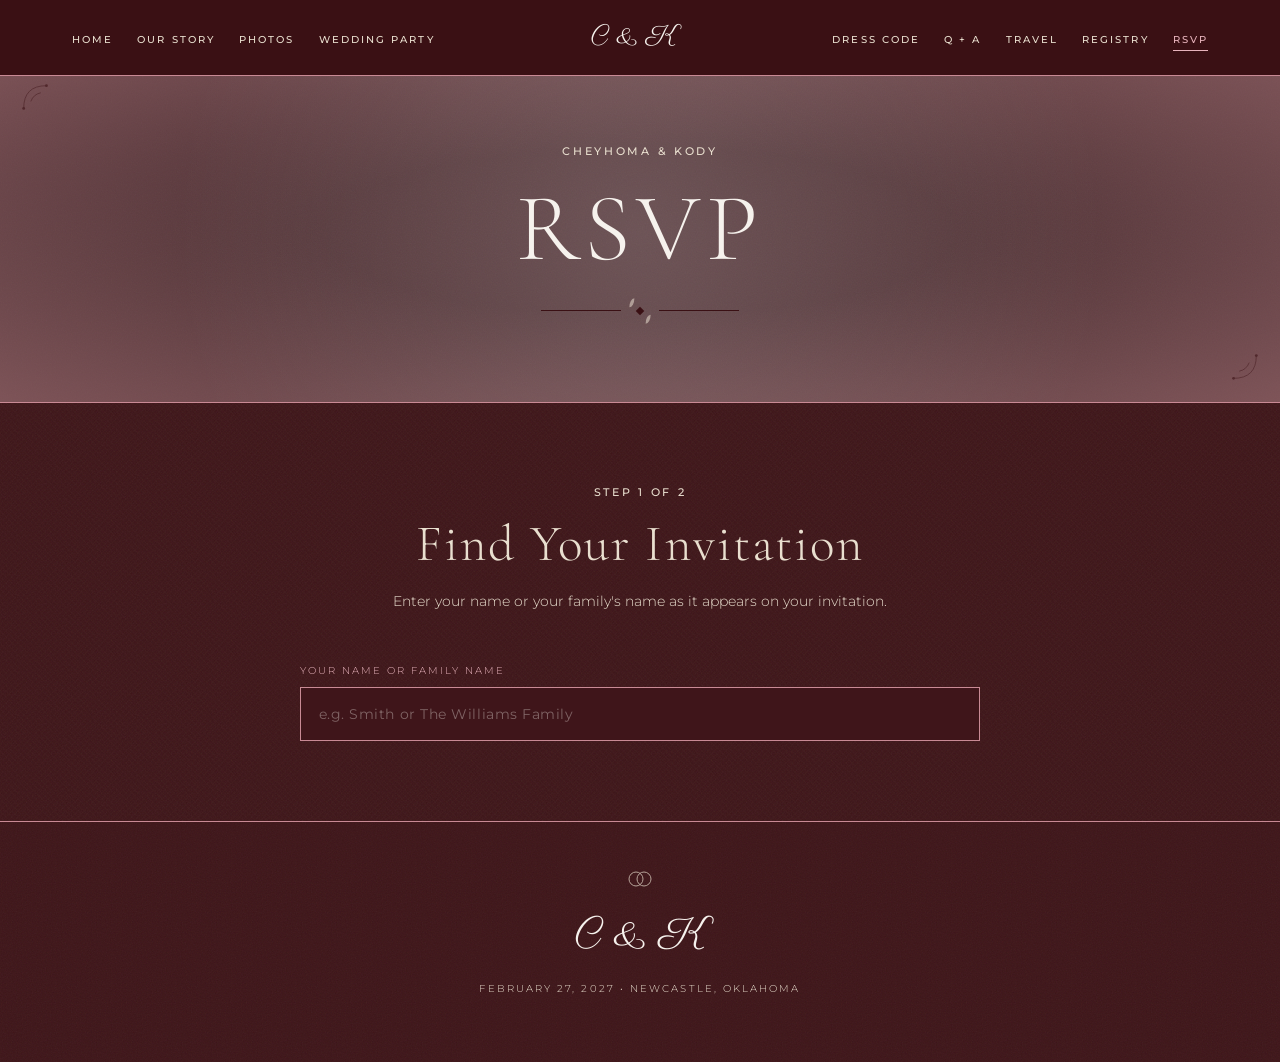
<file: rsvp.html>
<!doctype html>
<html lang="en">
<head>
  <meta charset="utf-8" />
  <meta name="viewport" content="width=device-width, initial-scale=1" />
  <title>RSVP | Cheyhoma &amp; Kody</title>
  <link href="https://cdn.jsdelivr.net/npm/bootstrap@5.3.3/dist/css/bootstrap.min.css" rel="stylesheet" />
  <link rel="preconnect" href="https://fonts.googleapis.com" />
  <link rel="preconnect" href="https://fonts.gstatic.com" crossorigin />
  <link href="https://fonts.googleapis.com/css2?family=Cormorant+Garamond:ital,wght@0,300;0,400;1,300&family=Montserrat:wght@300;400;500&family=Parisienne&display=swap" rel="stylesheet" />
  <link rel="stylesheet" href="styles.css" />
  <link rel="icon" type="image/svg+xml" href="favicon.svg" />
  <style>
    /* ---- RSVP-specific styles ---- */
    .rsvp-input {
      background: var(--mid);
      border: 1px solid var(--rule);
      color: var(--white);
      font-family: var(--font-sans);
      font-size: .85rem;
      letter-spacing: .04em;
      padding: .85rem 1.1rem;
      width: 100%;
      outline: none;
      transition: border-color .2s;
      border-radius: 0;
      -webkit-appearance: none;
    }
    .rsvp-input:focus { border-color: var(--gold); }
    .rsvp-input::placeholder { color: rgba(245,243,239,.35); }
    .rsvp-input option { background: var(--mid); color: var(--white); }

    .rsvp-label {
      display: block;
      font-family: var(--font-sans);
      font-size: .62rem;
      letter-spacing: .2em;
      text-transform: uppercase;
      color: var(--gold);
      margin-bottom: .45rem;
    }

    /* Search results list */
    .guest-results {
      list-style: none;
      padding: 0; margin: 0;
      border: 1px solid var(--rule);
      border-top: none;
    }
    .guest-results li {
      padding: .85rem 1.1rem;
      font-size: .85rem;
      cursor: pointer;
      border-bottom: 1px solid var(--rule);
      transition: background .15s, color .15s;
    }
    .guest-results li:last-child { border-bottom: none; }
    .guest-results li:hover, .guest-results li:focus {
      background: var(--mid);
      color: var(--gold);
      outline: none;
    }
    .guest-result-sub {
      display: block;
      font-size: .7rem;
      color: var(--ivory);
      letter-spacing: .04em;
      margin-top: .2rem;
    }

    /* One block per person in the household */
    .member-block {
      border: 1px solid var(--rule);
      padding: 1.5rem;
      margin-bottom: 1.5rem;
    }
    .member-name {
      font-family: var(--font-serif);
      font-size: 1.3rem;
      font-weight: 300;
      display: block;
      margin-bottom: 1rem;
    }
    .member-events { }

    /* One event row inside a member's block */
    .member-event-row {
      padding: 1rem 0;
      border-bottom: 1px solid var(--rule);
    }
    .member-event-row:last-child { border-bottom: none; padding-bottom: 0; }
    .member-event-row:first-child { padding-top: 0; }

    .event-card-header {
      display: block;
    }

    .member-event-row h3 {
      font-family: var(--font-serif);
      font-size: 1.05rem;
      font-weight: 300;
      margin: 0;
    }

    .member-event-row .event-meta {
      font-size: .72rem;
      color: var(--ivory);
      letter-spacing: .08em;
      margin-top: .35rem;
      line-height: 1.8;
    }

    /* Toggle buttons: Accepts / Declines */
    .attend-toggle {
      display: flex;
      gap: .5rem;
      flex-shrink: 0;
      margin-top: .85rem;
    }
    .attend-btn {
      background: none;
      border: 1px solid var(--rule);
      color: var(--ivory);
      font-family: var(--font-sans);
      font-size: .72rem;
      letter-spacing: .18em;
      text-transform: uppercase;
      padding: .5rem 1.2rem;
      cursor: pointer;
      transition: background .2s, color .2s, border-color .2s;
    }
    .attend-btn.yes.active {
      background: var(--gold);
      border-color: var(--gold);
      color: var(--black);
    }
    .attend-btn.no.active {
      background: var(--white);
      border-color: var(--white);
      color: var(--black);
    }

    .event-extra { margin-top: 1rem; display: none; }
    .event-extra.visible { display: block; }

    /* Steps */
    .rsvp-step { display: none; }
    .rsvp-step.active { display: block; }

    /* Confirmation checkmark area */
    .confirm-icon {
      font-family: var(--font-script);
      font-size: 3.5rem;
      color: var(--gold);
      display: block;
      margin-bottom: .5rem;
    }

    /* Error message */
    .rsvp-error {
      color: #e07070;
      font-size: .78rem;
      letter-spacing: .08em;
      margin-top: .5rem;
      display: none;
    }
    .rsvp-error.visible { display: block; }

    /* Existing RSVP summary badge */
    .rsvp-badge {
      display: inline-block;
      font-size: .58rem;
      letter-spacing: .15em;
      text-transform: uppercase;
      padding: .25rem .7rem;
      border: 1px solid var(--gold);
      color: var(--gold);
      margin-left: .75rem;
      vertical-align: middle;
    }
  </style>
</head>
<body>
  <div class="page-wrap">

    <div class="page-hero">
      <span class="section-eyebrow">Cheyhoma &amp; Kody</span>
      <h1 class="page-hero-title">RSVP</h1>
      <div class="ornament"><div class="ornament-diamond"></div></div>
    </div>

    <section class="content-section">
      <div class="narrow">

        <!-- ── Step 1: Name search ── -->
        <div class="rsvp-step active" id="step-search">
          <div class="text-center mb-5">
            <span class="section-eyebrow">Step 1 of 2</span>
            <h2 class="section-title mb-3">Find Your Invitation</h2>
            <p style="font-size:.85rem;color:var(--ivory);">
              Enter your name or your family's name as it appears on your invitation.
            </p>
          </div>

          <label class="rsvp-label" for="nameSearch">Your Name or Family Name</label>
          <input
            id="nameSearch"
            class="rsvp-input"
            type="text"
            placeholder="e.g. Smith or The Williams Family"
            autocomplete="off"
            autocorrect="off"
          />
          <ul class="guest-results" id="guestResults" style="display:none;"></ul>
          <p class="rsvp-error" id="searchError">
            We couldn't find that name on our list. Please double-check the spelling
            or contact Cheyhoma or Kody directly.
          </p>
        </div>

        <!-- ── Step 2: RSVP form ── -->
        <div class="rsvp-step" id="step-form">
          <div class="text-center mb-5">
            <span class="section-eyebrow">Step 2 of 2</span>
            <h2 class="section-title mb-1" id="formGuestName"></h2>
            <p style="font-size:.78rem;color:var(--ivory);" id="formGuestNote"></p>
          </div>

          <form id="rsvpForm" novalidate>
            <!-- One block per person in the household, injected by JS -->
            <div id="memberCards"></div>

            <!-- Dietary / notes, shared for the household -->
            <div style="margin-top:1.5rem;">
              <label class="rsvp-label" for="dietaryNotes">Dietary Restrictions or Notes</label>
              <textarea
                id="dietaryNotes"
                class="rsvp-input"
                rows="3"
                placeholder="Allergies, dietary needs, or anything else we should know…"
                style="resize:vertical;"
              ></textarea>
            </div>

            <p class="rsvp-error" id="formError">Please select Accepts or Declines for each person and event before submitting.</p>

            <div class="text-center mt-4 d-flex gap-3 justify-content-center flex-wrap">
              <button type="button" class="attend-btn" id="backBtn">‹ Back</button>
              <button type="submit" class="attend-btn yes active">Submit RSVP</button>
            </div>
          </form>
        </div>

        <!-- ── Step 3: Confirmation ── -->
        <div class="rsvp-step" id="step-confirm">
          <div class="text-center">
            <span class="confirm-icon">✓</span>
            <span class="section-eyebrow">Thank You</span>
            <h2 class="section-title mb-3" id="confirmTitle">RSVP Received</h2>
            <p style="font-size:.85rem;color:var(--ivory);margin-bottom:2rem;" id="confirmBody"></p>

            <div id="confirmSummary" style="text-align:left;margin-bottom:2rem;"></div>

            <div class="d-flex gap-3 justify-content-center flex-wrap">
              <button class="attend-btn" id="editRsvpBtn">Update My RSVP</button>
              <a href="index.html" class="attend-btn yes active">Back to Home</a>
            </div>
          </div>
        </div>

      </div>
    </section>
  </div>

  <script src="https://cdn.jsdelivr.net/npm/bootstrap@5.3.3/dist/js/bootstrap.bundle.min.js"></script>
  <script src="guests.js"></script>
  <script src="nav.js"></script>
  <script>
  (() => {
    // ---------- helpers ----------
    const $ = id => document.getElementById(id);
    const STORAGE_KEY = 'wedding_rsvps';

    function loadRsvps() {
      try { return JSON.parse(localStorage.getItem(STORAGE_KEY)) || {}; }
      catch { return {}; }
    }
    // Guards against stale cached data left over from an older version of this
    // site (e.g. an id that used to belong to a different-shaped record)
    function isValidRsvp(sub) {
      return !!sub && Array.isArray(sub.members);
    }
    function saveRsvps(data) {
      localStorage.setItem(STORAGE_KEY, JSON.stringify(data));
    }

    // Normalize a string for fuzzy matching
    function norm(s) { return s.toLowerCase().replace(/[^a-z\s]/g, '').trim(); }

    // Search households by family name or by any member's name
    function searchFamilies(query) {
      const words = norm(query).split(/\s+/).filter(Boolean);
      if (!words.length) return [];
      return GUEST_LIST.filter(f => {
        const haystack = norm(f.familyName + ' ' + f.members.map(m => m.name).join(' '));
        return words.every(w => haystack.includes(w));
      });
    }

    // ---------- steps ----------
    function showStep(id) {
      document.querySelectorAll('.rsvp-step').forEach(s => s.classList.remove('active'));
      $(id).classList.add('active');
    }

    // ---------- Step 1: search ----------
    let selectedFamily = null;

    const nameInput   = $('nameSearch');
    const resultsList = $('guestResults');
    const searchError = $('searchError');

    nameInput.addEventListener('input', () => {
      const q = nameInput.value.trim();
      searchError.classList.remove('visible');
      if (q.length < 2) { resultsList.style.display = 'none'; resultsList.innerHTML = ''; return; }

      const matches = searchFamilies(q);
      if (!matches.length) {
        resultsList.style.display = 'none';
        resultsList.innerHTML = '';
        return;
      }

      resultsList.innerHTML = matches.map(f => {
        const existing = loadRsvps()[f.id];
        const badge = isValidRsvp(existing) ? '<span class="rsvp-badge">RSVP on file</span>' : '';
        const names = f.members.length > 1 ? f.members.map(m => m.name.split(' ')[0]).join(', ') : '';
        return `<li tabindex="0" data-id="${f.id}">
          ${f.familyName}${badge}
          ${names ? `<span class="guest-result-sub">${names}</span>` : ''}
        </li>`;
      }).join('');
      resultsList.style.display = 'block';
    });

    resultsList.addEventListener('click', e => {
      const li = e.target.closest('li[data-id]');
      if (!li) return;
      pickFamily(parseInt(li.dataset.id, 10));
    });
    resultsList.addEventListener('keydown', e => {
      if (e.key === 'Enter') {
        const li = e.target.closest('li[data-id]');
        if (li) pickFamily(parseInt(li.dataset.id, 10));
      }
    });

    nameInput.addEventListener('keydown', e => {
      if (e.key === 'Enter') {
        e.preventDefault();
        const matches = searchFamilies(nameInput.value.trim());
        if (matches.length === 1) { pickFamily(matches[0].id); return; }
        if (!matches.length) searchError.classList.add('visible');
      }
    });

    function pickFamily(id) {
      selectedFamily = GUEST_LIST.find(f => f.id === id);
      resultsList.style.display = 'none';
      if (!selectedFamily) return;
      buildForm(selectedFamily);
      showStep('step-form');
    }

    // ---------- Step 2: form ----------

    // The list of people to show on the form: every named member, plus one
    // extra unnamed slot at the end if the household is allowed a plus-one.
    function getRoster(family) {
      const roster = family.members.map((m, i) => ({
        key: 'm' + i,
        name: m.name,
        events: m.events,
        isPlusOne: false,
      }));
      if (family.plusOne) {
        const allEvents = [...new Set(family.members.flatMap(m => m.events))];
        roster.push({ key: 'plusone', name: '', events: allEvents, isPlusOne: true });
      }
      return roster;
    }

    function buildForm(family) {
      $('formGuestName').textContent = family.familyName;
      const peopleCount = family.members.length;
      $('formGuestNote').textContent = peopleCount > 1
        ? `Please RSVP for each of the ${peopleCount} people in your household below.`
        : `You're invited to the event${family.members[0].events.length > 1 ? 's' : ''} below.`;

      const existing = loadRsvps()[family.id];
      const roster = getRoster(family);

      const container = $('memberCards');
      container.innerHTML = '';

      roster.forEach(person => {
        const savedMember = existing?.members?.find(m => m.rosterKey === person.key);

        const block = document.createElement('div');
        block.className = 'member-block';
        block.dataset.rosterKey = person.key;
        block.dataset.plusOne = person.isPlusOne ? '1' : '0';

        const nameHtml = person.isPlusOne
          ? `<div style="margin-bottom:1.25rem;">
               <label class="rsvp-label" for="name-${person.key}">Plus-One Name (optional)</label>
               <input id="name-${person.key}" class="rsvp-input member-name-input" type="text"
                 placeholder="Leave blank if you're not bringing anyone" value="${savedMember?.name ? savedMember.name.replace(/"/g,'&quot;') : ''}" />
             </div>`
          : `<span class="member-name">${person.name}</span>`;

        const eventsHtml = person.events.map(evId => {
          const ev = WEDDING_EVENTS[evId];
          if (!ev) return '';
          const saved = savedMember?.events?.[evId];
          const savedAttending = saved?.attending;

          const mealHtml = ev.mealChoices && ev.mealChoices.length
            ? `<div class="event-extra${savedAttending===true?' visible':''}" id="extra-${person.key}-${evId}">
                 <label class="rsvp-label" for="meal-${person.key}-${evId}">Meal Preference</label>
                 <select id="meal-${person.key}-${evId}" class="rsvp-input" name="meal-${person.key}-${evId}">
                   <option value="">Select…</option>
                   ${ev.mealChoices.map(c => `<option value="${c}"${saved?.meal===c?' selected':''}>${c}</option>`).join('')}
                 </select>
               </div>`
            : '';

          return `
            <div class="member-event-row" data-event-id="${evId}">
              <div class="event-card-header">
                <div>
                  <h3>${ev.label}</h3>
                  <p class="event-meta">${ev.date} · ${ev.time}<br />${ev.location}</p>
                  ${ev.deadline ? `<p style="font-size:.65rem;color:var(--gold);margin-top:.35rem;letter-spacing:.1em;">RSVP by ${ev.deadline}</p>` : ''}
                </div>
                <div class="attend-toggle">
                  <button type="button" class="attend-btn yes${savedAttending===true?' active':''}" data-key="${person.key}" data-ev="${evId}" data-val="yes">Accepts</button>
                  <button type="button" class="attend-btn no${savedAttending===false?' active':''}"  data-key="${person.key}" data-ev="${evId}" data-val="no">Declines</button>
                </div>
              </div>
              ${mealHtml}
            </div>`;
        }).join('');

        block.innerHTML = nameHtml + `<div class="member-events">${eventsHtml}</div>`;
        container.appendChild(block);
      });

      // Dietary notes are shared across the whole household
      $('dietaryNotes').value = existing?.dietary || '';

      attachToggleListeners();
    }

    function attachToggleListeners() {
      document.querySelectorAll('.attend-btn[data-key]').forEach(btn => {
        btn.addEventListener('click', () => {
          const key  = btn.dataset.key;
          const evId = btn.dataset.ev;
          const val  = btn.dataset.val; // 'yes' or 'no'
          const row  = btn.closest('.member-event-row');
          const extra = $(`extra-${key}-${evId}`);

          row.querySelector('.attend-btn.yes').classList.remove('active');
          row.querySelector('.attend-btn.no').classList.remove('active');
          btn.classList.add('active');

          if (extra) {
            if (val === 'yes') extra.classList.add('visible');
            else extra.classList.remove('visible');
          }

          $('formError').classList.remove('visible');
        });
      });
    }

    $('backBtn').addEventListener('click', () => showStep('step-search'));

    // ---------- Submit ----------
    $('rsvpForm').addEventListener('submit', async e => {
      e.preventDefault();
      if (!selectedFamily) return;

      const blocks = Array.from(document.querySelectorAll('.member-block'));
      let valid = true;
      const membersData = [];

      blocks.forEach(block => {
        const key = block.dataset.rosterKey;
        const isPlusOne = block.dataset.plusOne === '1';
        const nameInputEl = block.querySelector('.member-name-input');
        const name = isPlusOne
          ? (nameInputEl ? nameInputEl.value.trim() : '')
          : block.querySelector('.member-name').textContent;

        // An empty, unused plus-one slot is skipped entirely — no name, no answers required
        if (isPlusOne && !name) return;

        const rows = Array.from(block.querySelectorAll('.member-event-row'));
        const eventsData = {};
        rows.forEach(row => {
          const evId = row.dataset.eventId;
          const yesActive = row.querySelector('.attend-btn.yes.active');
          const noActive  = row.querySelector('.attend-btn.no.active');
          if (!yesActive && !noActive) { valid = false; return; }
          const attending = !!yesActive;
          const mealSel = row.querySelector(`select[name="meal-${key}-${evId}"]`);
          eventsData[evId] = { attending, meal: mealSel ? mealSel.value : '' };
        });

        membersData.push({ rosterKey: key, name, isPlusOne, events: eventsData });
      });

      if (!valid) { $('formError').classList.add('visible'); return; }

      const submission = {
        familyId:     selectedFamily.id,
        familyName:   selectedFamily.familyName,
        dietary:      $('dietaryNotes').value.trim(),
        submittedAt:  new Date().toISOString(),
        members:      membersData,
      };

      // Always save to localStorage as a local cache (powers the "RSVP on file" badge)
      const all = loadRsvps();
      all[selectedFamily.id] = submission;
      saveRsvps(all);

      // If a backend URL is configured, POST to Google Sheets
      if (typeof APPS_SCRIPT_URL !== 'undefined' && APPS_SCRIPT_URL) {
        const submitBtn = $('rsvpForm').querySelector('[type=submit]');
        const origText  = submitBtn.textContent;
        submitBtn.textContent = 'Saving…';
        submitBtn.disabled    = true;

        try {
          // no-cors because Apps Script redirects — we can't read the response
          // body but the data goes through. localStorage is the fallback either way.
          await fetch(APPS_SCRIPT_URL, {
            method:  'POST',
            mode:    'no-cors',
            headers: { 'Content-Type': 'text/plain' },
            body:    JSON.stringify(submission),
          });
        } catch {
          // Network failure — localStorage still has it as backup.
          // The admin page will show anything that made it to the sheet.
        }

        submitBtn.textContent = origText;
        submitBtn.disabled    = false;
      }

      showConfirmation(submission);
    });

    // ---------- Step 3: Confirmation ----------
    function showConfirmation(sub) {
      $('confirmTitle').textContent = `Thank you, ${sub.familyName.split(' ')[0]}!`;

      const anyAttending = sub.members.some(m => Object.values(m.events).some(v => v.attending));
      $('confirmBody').textContent = anyAttending
        ? `We can't wait to celebrate with you! Your RSVP has been saved.`
        : `We're sorry you can't make it. Your response has been recorded.`;

      let summaryHtml = '';
      sub.members.forEach(m => {
        const attending = Object.entries(m.events).filter(([,v]) => v.attending).map(([k]) => WEDDING_EVENTS[k]?.label).filter(Boolean);
        const declining = Object.entries(m.events).filter(([,v]) => !v.attending).map(([k]) => WEDDING_EVENTS[k]?.label).filter(Boolean);
        if (!attending.length && !declining.length) return;

        summaryHtml += `<div class="block-bordered mb-3">
          <p style="font-size:.9rem;color:var(--white);margin-bottom:.75rem;">${m.name}</p>`;
        if (attending.length) {
          summaryHtml += `<ul style="list-style:none;padding:0;${declining.length ? 'margin-bottom:.5rem;' : 'margin:0;'}">
            ${attending.map(n => `<li style="font-size:.8rem;color:var(--ivory);padding:.15rem 0;">✦ &nbsp;${n}</li>`).join('')}
          </ul>`;
        }
        if (declining.length) {
          summaryHtml += `<ul style="list-style:none;padding:0;margin:0;opacity:.6;">
            ${declining.map(n => `<li style="font-size:.8rem;color:var(--ivory);padding:.15rem 0;">${n} — can't attend</li>`).join('')}
          </ul>`;
        }
        summaryHtml += `</div>`;
      });

      $('confirmSummary').innerHTML = summaryHtml;
      showStep('step-confirm');
    }

    $('editRsvpBtn').addEventListener('click', () => {
      if (selectedFamily) { buildForm(selectedFamily); showStep('step-form'); }
      else showStep('step-search');
    });

    // ---------- Auto-restore if this household already RSVP'd ----------
    // If URL has ?family=id, jump straight to confirmation for that household
    const params = new URLSearchParams(location.search);
    const preId  = parseInt(params.get('family'), 10);
    if (preId) {
      const rsvps = loadRsvps();
      if (isValidRsvp(rsvps[preId])) {
        selectedFamily = GUEST_LIST.find(f => f.id === preId);
        if (selectedFamily) showConfirmation(rsvps[preId]);
      }
    }
  })();
  </script>
</body>
</html>
</file>
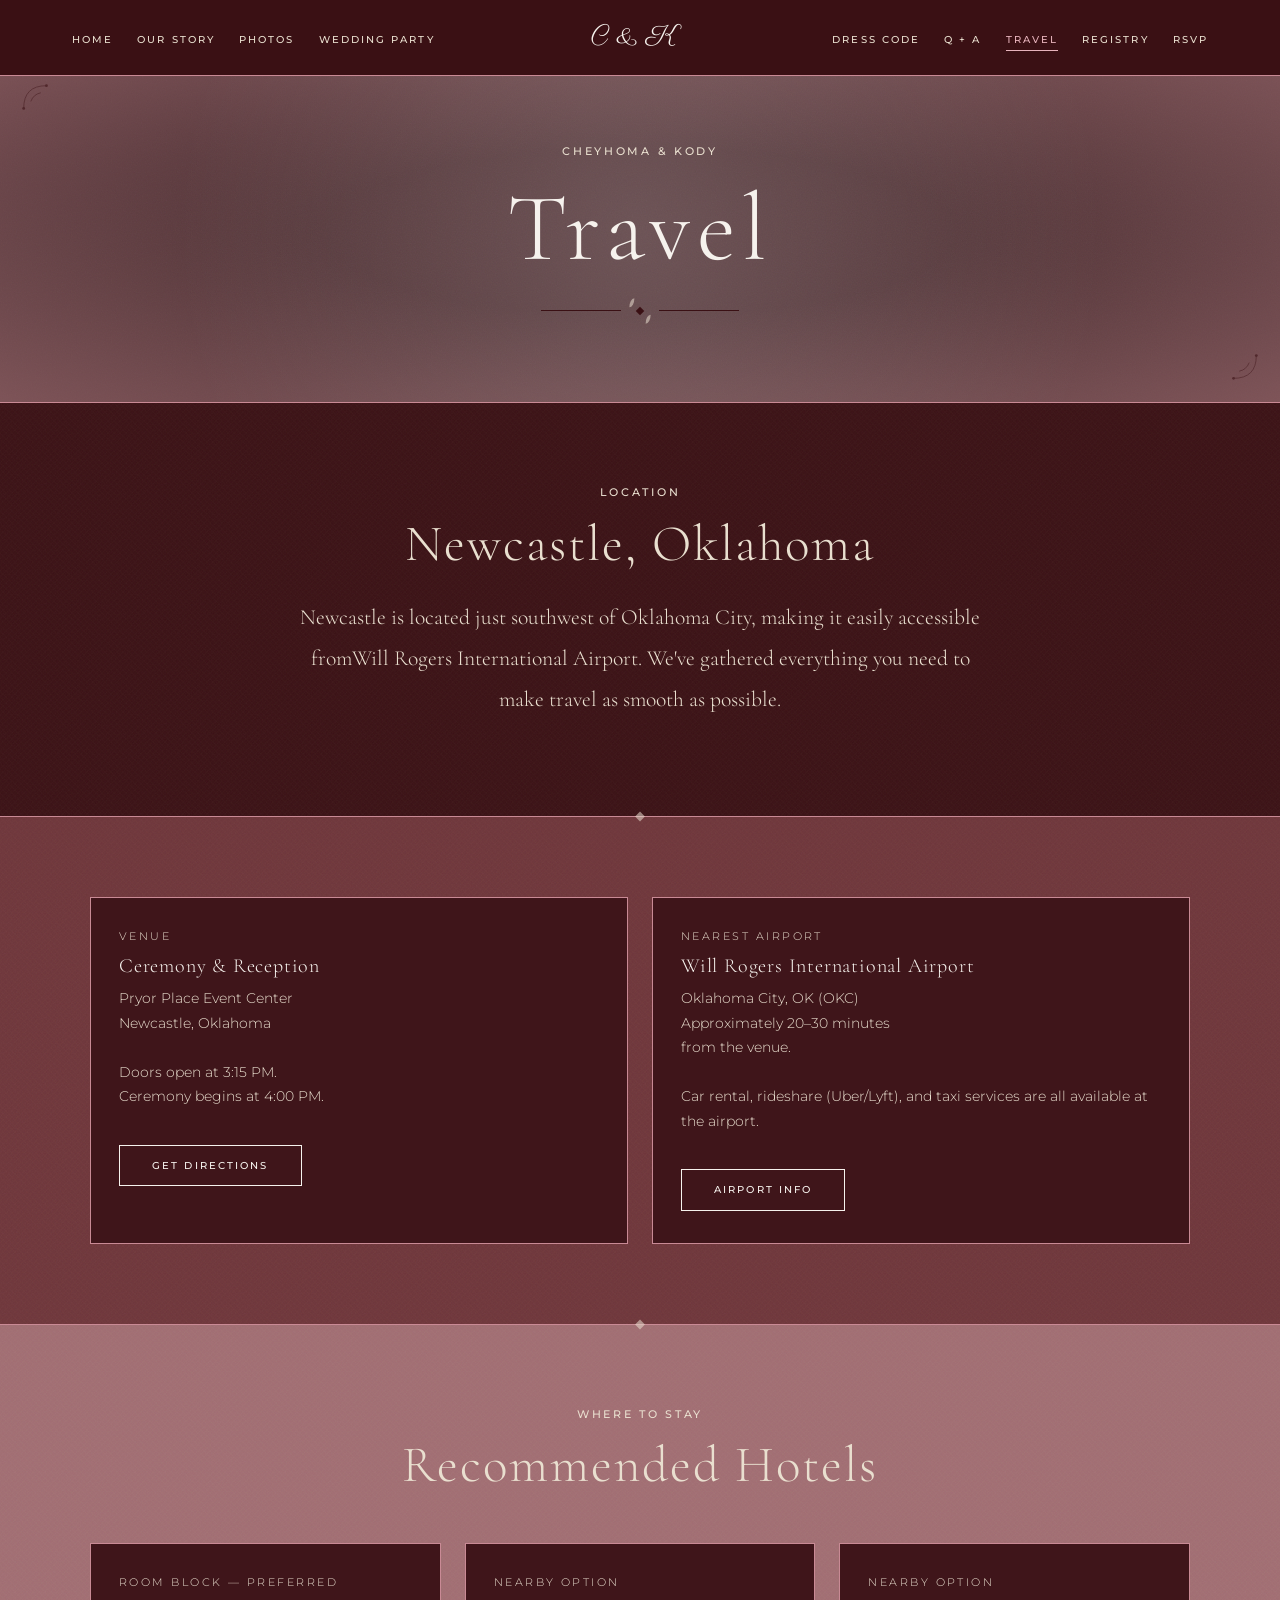
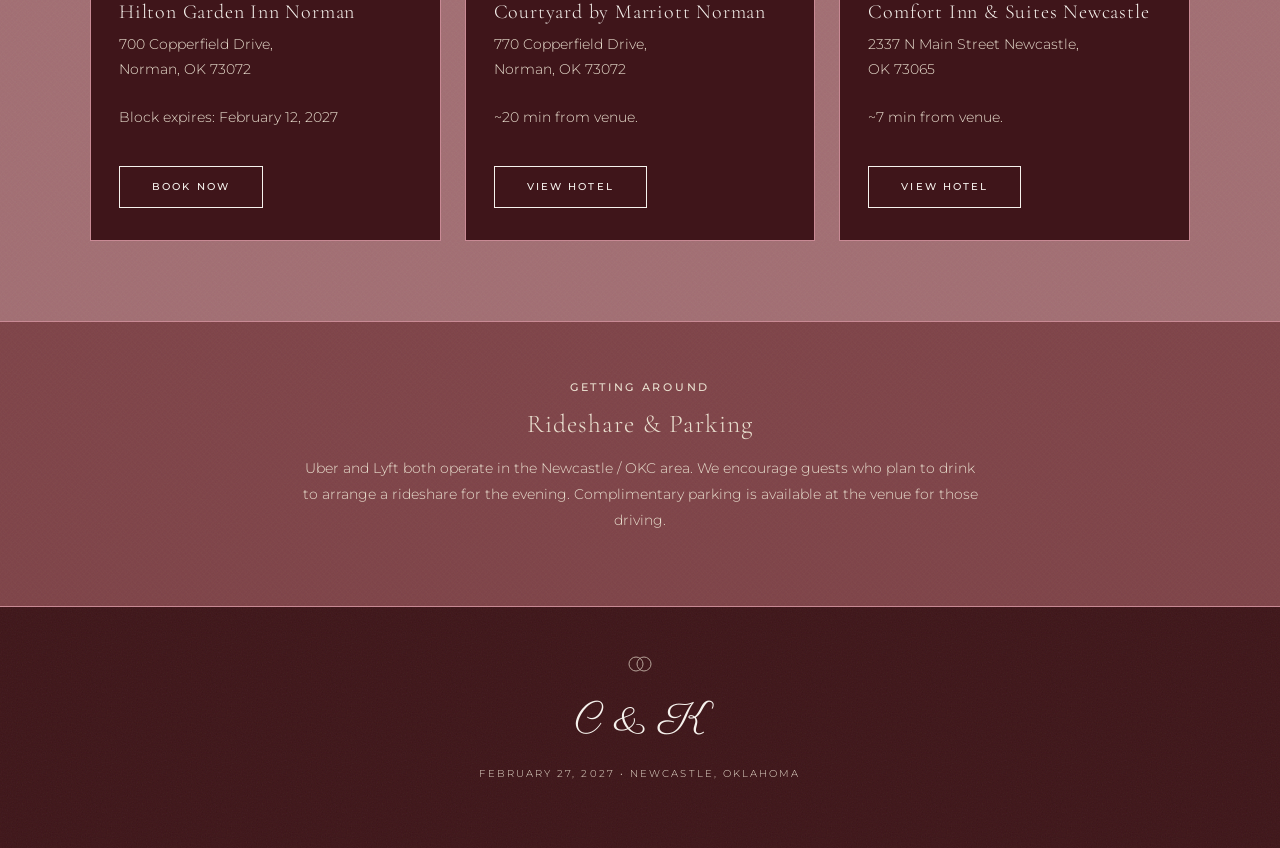
<file: travel.html>
<!doctype html>
<html lang="en">
  <head>
    <meta charset="utf-8" />
    <meta name="viewport" content="width=device-width, initial-scale=1" />
    <title>Travel | Cheyhoma &amp; Kody</title>
    <link
      href="https://cdn.jsdelivr.net/npm/bootstrap@5.3.3/dist/css/bootstrap.min.css"
      rel="stylesheet"
    />
    <link rel="preconnect" href="https://fonts.googleapis.com" />
    <link rel="preconnect" href="https://fonts.gstatic.com" crossorigin />
    <link
      href="https://fonts.googleapis.com/css2?family=Cormorant+Garamond:ital,wght@0,300;0,400;1,300&family=Montserrat:wght@300;400;500&family=Parisienne&display=swap"
      rel="stylesheet"
    />
    <link rel="stylesheet" href="styles.css" />
    <link rel="icon" type="image/svg+xml" href="favicon.svg" />
  </head>
  <body>
    <div class="page-wrap">
      <div class="page-hero">
        <span class="section-eyebrow">Cheyhoma &amp; Kody</span>
        <h1 class="page-hero-title">Travel</h1>
        <div class="ornament"><div class="ornament-diamond"></div></div>
      </div>

      <!-- Intro -->
      <section
        class="content-section text-center"
        style="background: var(--layer-1)"
      >
        <div class="narrow">
          <span class="section-eyebrow">Location</span>
          <h2 class="section-title mb-4">Newcastle, Oklahoma</h2>
          <p class="story-text">
            Newcastle is located just southwest of Oklahoma City, making it
            easily accessible fromWill Rogers International Airport. We've
            gathered everything you need to make travel as smooth as possible.
          </p>
        </div>
      </section>

      <!-- Venue + Airport -->
      <section
        class="content-section"
        style="border-top: 1px solid var(--rule); background: var(--layer-2)"
      >
        <div class="wide">
          <div class="row g-4">
            <div class="col-12 col-md-6">
              <div class="travel-card">
                <h3>Venue</h3>
                <h4>Ceremony &amp; Reception</h4>
                <p>
                  Pryor Place Event Center<br />
                  Newcastle, Oklahoma<br /><br />
                  Doors open at 3:15 PM.<br />
                  Ceremony begins at 4:00 PM.
                </p>
                <a
                  href="https://maps.app.goo.gl/14mNKUj3KZgGoG5o9"
                  target="_blank"
                  rel="noopener"
                  class="btn-wedding"
                  style="
                    display: inline-block;
                    margin-top: 1.25rem;
                    font-size: 0.6rem;
                    padding: 0.7rem 2rem;
                  "
                >
                  Get Directions
                </a>
              </div>
            </div>

            <div class="col-12 col-md-6">
              <div class="travel-card">
                <h3>Nearest Airport</h3>
                <h4>Will Rogers International Airport</h4>
                <p>
                  Oklahoma City, OK (OKC)<br />
                  Approximately 20–30 minutes<br />
                  from the venue.<br /><br />
                  Car rental, rideshare (Uber/Lyft), and taxi services are all
                  available at the airport.
                </p>
                <a
                  href="https://www.flyokc.com"
                  target="_blank"
                  rel="noopener"
                  class="btn-wedding"
                  style="
                    display: inline-block;
                    margin-top: 1.25rem;
                    font-size: 0.6rem;
                    padding: 0.7rem 2rem;
                  "
                >
                  Airport Info
                </a>
              </div>
            </div>
          </div>
        </div>
      </section>

      <!-- Hotel block -->
      <section
        class="content-section"
        style="border-top: 1px solid var(--rule); background: var(--layer-3)"
      >
        <div class="wide">
          <div class="text-center mb-5">
            <span class="section-eyebrow">Where to Stay</span>
            <h2 class="section-title">Recommended Hotels</h2>
          </div>

          <div class="row g-4">
            <div class="col-12 col-md-4">
              <div class="travel-card">
                <h3>Room Block — Preferred</h3>
                <h4>Hilton Garden Inn Norman</h4>
                <p>
                  700 Copperfield Drive,<br />
                  Norman, OK 73072<br /><br />
                  Block expires: February 12, 2027
                </p>
                <a
                  href="https://www.hilton.com/en/attend-my-event/cheyhomaweddinggroupblock2027/"
                  class="btn-wedding"
                  style="
                    display: inline-block;
                    margin-top: 1.25rem;
                    font-size: 0.6rem;
                    padding: 0.7rem 2rem;
                  "
                  >Book Now</a
                >
              </div>
            </div>

            <div class="col-12 col-md-4">
              <div class="travel-card">
                <h3>Nearby Option</h3>
                <h4>Courtyard by Marriott Norman</h4>
                <p>
                  770 Copperfield Drive,<br />
                  Norman, OK 73072<br /><br />
                  ~20 min from venue.<br />
                </p>
                <a
                  href="https://www.marriott.com/en-us/hotels/okcno-courtyard-norman/overview/?scid=f2ae0541-1279-4f24-b197-a979c79310b0"
                  target="_blank"
                  rel="noopener"
                  class="btn-wedding"
                  style="
                    display: inline-block;
                    margin-top: 1.25rem;
                    font-size: 0.6rem;
                    padding: 0.7rem 2rem;
                  "
                  >View Hotel</a
                >
              </div>
            </div>

            <div class="col-12 col-md-4">
              <div class="travel-card">
                <h3>Nearby Option</h3>
                <h4>Comfort Inn & Suites Newcastle</h4>
                <p>
                  2337 N Main Street Newcastle,<br />
                  OK 73065<br /><br />
                  ~7 min from venue.<br />
                </p>
                <a
                  href="https://www.choicehotels.com/oklahoma/newcastle/comfort-inn-hotels/ok236"
                  target="_blank"
                  rel="noopener"
                  class="btn-wedding"
                  style="
                    display: inline-block;
                    margin-top: 1.25rem;
                    font-size: 0.6rem;
                    padding: 0.7rem 2rem;
                  "
                  >View Hotel</a
                >
              </div>
            </div>
          </div>
        </div>
      </section>

      <!-- Rideshare note -->
      <section
        style="
          background: var(--layer-4);
          border-top: 1px solid var(--rule);
          padding: 3.5rem 1.5rem;
          text-align: center;
        "
      >
        <div class="narrow">
          <span class="section-eyebrow">Getting Around</span>
          <h2 class="section-title mb-3" style="font-size: 1.6rem">
            Rideshare &amp; Parking
          </h2>
          <p style="font-size: 0.87rem; color: var(--ivory); line-height: 1.9">
            Uber and Lyft both operate in the Newcastle / OKC area. We encourage
            guests who plan to drink to arrange a rideshare for the evening.
            Complimentary parking is available at the venue for those driving.
          </p>
        </div>
      </section>
    </div>

    <script src="https://cdn.jsdelivr.net/npm/bootstrap@5.3.3/dist/js/bootstrap.bundle.min.js"></script>
    <script src="nav.js"></script>
  </body>
</html>
</file>
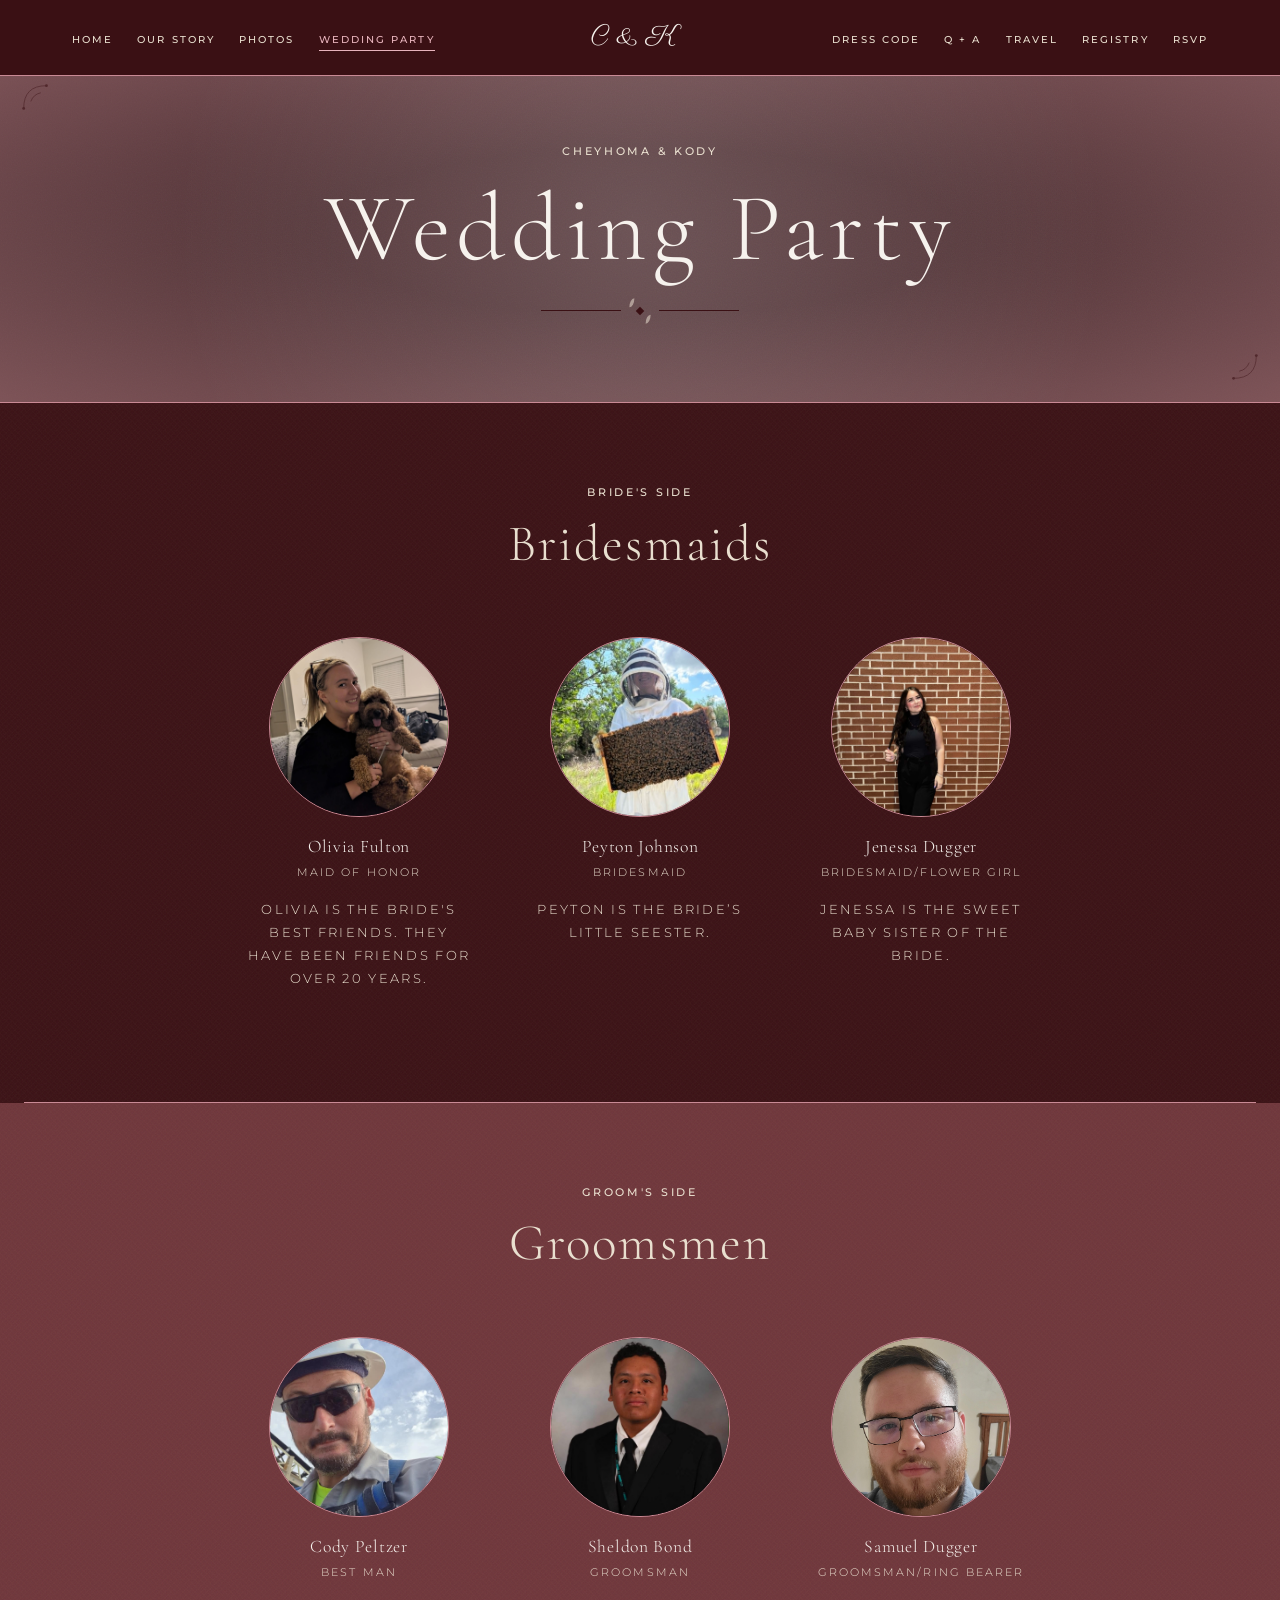
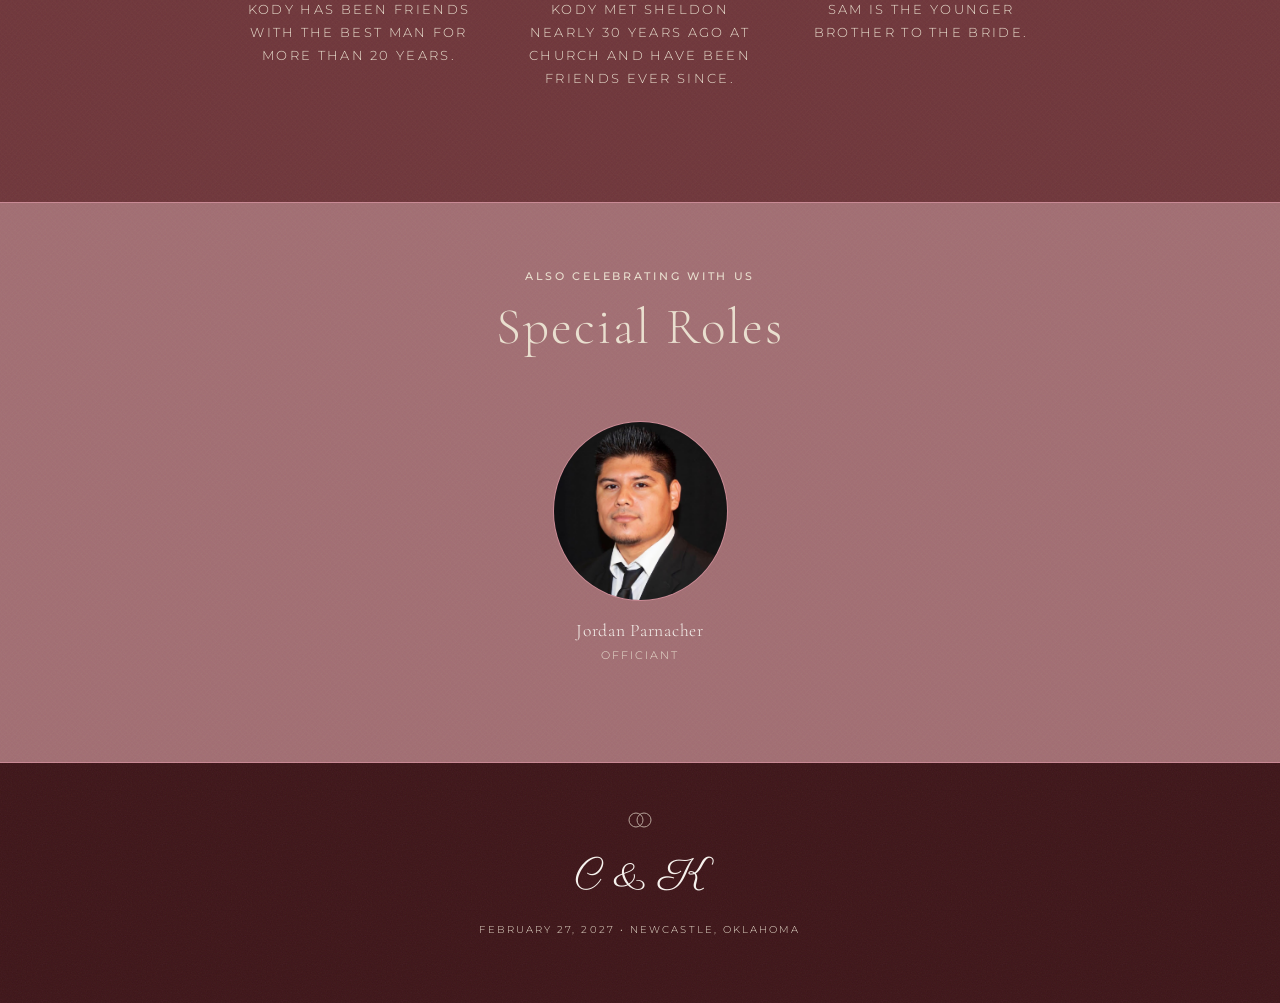
<file: wedding-party.html>
<!doctype html>
<html lang="en">
  <head>
    <meta charset="utf-8" />
    <meta name="viewport" content="width=device-width, initial-scale=1" />
    <title>Wedding Party | Cheyhoma &amp; Kody</title>
    <link
      href="https://cdn.jsdelivr.net/npm/bootstrap@5.3.3/dist/css/bootstrap.min.css"
      rel="stylesheet"
    />
    <link rel="preconnect" href="https://fonts.googleapis.com" />
    <link rel="preconnect" href="https://fonts.gstatic.com" crossorigin />
    <link
      href="https://fonts.googleapis.com/css2?family=Cormorant+Garamond:ital,wght@0,300;0,400;1,300&family=Montserrat:wght@300;400;500&family=Parisienne&display=swap"
      rel="stylesheet"
    />
    <link rel="stylesheet" href="styles.css" />
    <link rel="icon" type="image/svg+xml" href="favicon.svg" />
  </head>
  <body>
    <div class="page-wrap">
      <div class="page-hero">
        <span class="section-eyebrow">Cheyhoma &amp; Kody</span>
        <h1 class="page-hero-title">Wedding Party</h1>
        <div class="ornament"><div class="ornament-diamond"></div></div>
      </div>

      <!-- Bride's Side -->
      <section
        class="content-section text-center"
        style="background: var(--layer-1)"
      >
        <div class="wide">
          <span class="section-eyebrow">Bride's Side</span>
          <h2 class="section-title mb-5">Bridesmaids</h2>

          <div class="row g-4 justify-content-center">
            <!-- Maid of Honor -->
            <div class="col-6 col-md-3">
              <div class="party-card">
                <!-- <div class="party-card-img-placeholder">✦</div>
                  -->
                <img
                  class="party-card-img"
                  src="Images/Wedding Party/Olivia.jpg"
                  alt="Peyton Johnson"
                />
                <h4>Olivia Fulton</h4>
                <p>Maid of Honor</p>
                <p
                  style="
                    font-size: 0.8rem;
                    color: var(--ivory);
                    margin-top: 0.5rem;
                  "
                >
                  Olivia is the bride's best friends. They have been friends for
                  over 20 years.
                </p>
              </div>
            </div>
            <div class="col-6 col-md-3">
              <div class="party-card">
                <img
                  class="party-card-img"
                  src="Images/Wedding Party/S2mDrTx3.jpg"
                  alt="Peyton Johnson"
                />
                <h4>Peyton Johnson</h4>
                <p>Bridesmaid</p>
                <p
                  style="
                    font-size: 0.8rem;
                    color: var(--ivory);
                    margin-top: 0.5rem;
                  "
                >
                  Peyton is the bride’s little seester.
                </p>
              </div>
            </div>
            <div class="col-6 col-md-3">
              <div class="party-card">
                <img
                  class="party-card-img"
                  src="Images/Wedding Party/EUjF_7S2.jpg"
                  alt="Jenessa Dugger"
                />
                <h4>Jenessa Dugger</h4>
                <p>Bridesmaid/Flower Girl</p>
                <p
                  style="
                    font-size: 0.8rem;
                    color: var(--ivory);
                    margin-top: 0.5rem;
                  "
                >
                  Jenessa is the sweet baby sister of the bride.
                </p>
              </div>
            </div>
          </div>
        </div>
      </section>

      <!-- Divider -->
      <div style="border-top: 1px solid var(--rule); margin: 0 1.5rem"></div>

      <!-- Groom's Side -->
      <section
        class="content-section text-center"
        style="background: var(--layer-2)"
      >
        <div class="wide">
          <span class="section-eyebrow">Groom's Side</span>
          <h2 class="section-title mb-5">Groomsmen</h2>

          <div class="row g-4 justify-content-center">
            <!-- Best Man -->
            <div class="col-6 col-md-3">
              <div class="party-card">
                <img
                  class="party-card-img"
                  src="Images/Wedding Party/HEY9V1IN.jpg"
                  alt="Cody Peltzer"
                />
                <h4>Cody Peltzer</h4>
                <p>Best Man</p>
                <p
                  style="
                    font-size: 0.8rem;
                    color: var(--ivory);
                    margin-top: 0.5rem;
                  "
                >
                  Kody has been friends with the best man for more than 20
                  years.
                </p>
              </div>
            </div>
            <div class="col-6 col-md-3">
              <div class="party-card">
                <img
                  class="party-card-img focus-top"
                  src="Images/Wedding Party/0zvXoDVu.jpg"
                  alt="Sheldon Bond"
                />
                <h4>Sheldon Bond</h4>
                <p>Groomsman</p>
                <p
                  style="
                    font-size: 0.8rem;
                    color: var(--ivory);
                    margin-top: 0.5rem;
                  "
                >
                  Kody met Sheldon nearly 30 years ago at church and have been
                  friends ever since.
                </p>
              </div>
            </div>
            <div class="col-6 col-md-3">
              <div class="party-card">
                <img
                  class="party-card-img focus-lower-third"
                  src="Images/Wedding Party/Sam.jpg"
                  alt="Samuel Dugger"
                />
                <h4>Samuel Dugger</h4>
                <p>Groomsman/Ring Bearer</p>
                <p
                  style="
                    font-size: 0.8rem;
                    color: var(--ivory);
                    margin-top: 0.5rem;
                  "
                >
                  Sam is the younger brother to the bride.
                </p>
              </div>
            </div>
          </div>
        </div>
      </section>

      <!-- Officiant / Flower Girl / Ring Bearer etc. -->
      <section
        style="
          background: var(--layer-3);
          border-top: 1px solid var(--rule);
          padding: 4rem 1.5rem;
          text-align: center;
        "
      >
        <div class="medium">
          <span class="section-eyebrow">Also Celebrating With Us</span>
          <h2 class="section-title mb-5">Special Roles</h2>
          <div class="row g-4 justify-content-center">
            <div class="col-6 col-md-3">
              <div class="party-card">
                <img
                  class="party-card-img"
                  src="Images/Wedding Party/Officiant.jpg"
                  alt="Peyton Johnson"
                />
                <h4>Jordan Parnacher</h4>
                <p>Officiant</p>
              </div>
            </div>
          </div>
        </div>
      </section>
    </div>

    <script src="https://cdn.jsdelivr.net/npm/bootstrap@5.3.3/dist/js/bootstrap.bundle.min.js"></script>
    <script src="nav.js"></script>
  </body>
</html>
</file>
<file: styles.css>
/* Cheyhoma & Kody Wedding — Modern Contrast Black */

/* Color & font variables used throughout the site */
:root {
  --black: #3a1014;
  --white: #f6f2ed;
  --ivory: #e9dfcf;
  --gold: #e8b4bd;
  --mid: #3f151a;
  --rule: #c98a95;
  /* Layered section backgrounds — cycle through these instead of repeating
     one flat color, so scrolling feels like distinct panels, not one sheet */
  --layer-1: #3a1014;
  --layer-2: #6e353a;
  --layer-3: #a16d72;
  --layer-4: #7d4247;
  /* Barely-there film grain, layered on top of any background-color below */
  --grain: url("data:image/svg+xml,%3Csvg xmlns='http://www.w3.org/2000/svg' width='120' height='120'%3E%3Cfilter id='n'%3E%3CfeTurbulence type='fractalNoise' baseFrequency='0.8' numOctaves='2' stitchTiles='stitch'/%3E%3C/filter%3E%3Crect width='100%25' height='100%25' filter='url(%23n)' opacity='0.05'/%3E%3C/svg%3E");
  /* Faint linen weave — a fine diagonal crosshatch, tiled small */
  --linen: url("data:image/svg+xml,%3Csvg xmlns='http://www.w3.org/2000/svg' width='6' height='6'%3E%3Cpath d='M0 0L6 6M6 0L0 6' stroke='%23e9dfcf' stroke-width='0.6' opacity='0.015'/%3E%3C/svg%3E");
  --font-serif: "Cormorant Garamond", Georgia, serif;
  --font-sans: "Montserrat", sans-serif;
  --font-script: "Parisienne", cursive;
}

/* Reset / Base */
*,
*::before,
*::after {
  box-sizing: border-box;
  margin: 0;
  padding: 0;
}

html {
  scroll-behavior: smooth;
}

body {
  background: var(--black);
  color: var(--white);
  font-family: var(--font-sans);
  font-weight: 300;
  font-size: 15px;
  line-height: 1.8;
  -webkit-font-smoothing: antialiased;
}

/* Nav, footer, and hero banners — soft grain only, kept quiet so it doesn't
   compete with the hero photo treatment or the compact nav bar */
body,
.page-hero,
.site-nav,
.nav-drawer,
.site-footer {
  background-image: var(--grain);
  background-repeat: repeat;
}

/* Content sections — linen weave + grain for a fabric-like feel.
   !important because the layered panel colors below are set inline via the
   `background` shorthand, which otherwise silently resets background-image.
   Excludes the home hero, which already has its own photo/flourish treatment. */
section:not(.hero) {
  background-image: var(--linen), var(--grain) !important;
  background-repeat: repeat, repeat;
}

img {
  max-width: 100%;
  display: block;
}

a {
  color: inherit;
  text-decoration: none;
}

/* Typography */
h1,
h2,
h3,
h4,
h5 {
  font-family: var(--font-serif);
  font-weight: 300;
  letter-spacing: 0.04em;
  line-height: 1.15;
}

.script {
  font-family: var(--font-script);
  font-weight: 400;
}

.section-eyebrow {
  font-family: var(--font-sans);
  font-size: 0.68rem;
  font-weight: 500;
  letter-spacing: 0.25em;
  text-transform: uppercase;
  color: var(--ivory);
  display: block;
  margin-bottom: 0.75rem;
}

.section-title {
  font-family: var(--font-serif);
  font-size: clamp(2rem, 5vw, 3.2rem);
  font-weight: 300;
  color: var(--ivory);
}

.ornament {
  display: flex;
  align-items: center;
  gap: 1rem;
  justify-content: center;
  margin: 1.5rem 0;
}
.ornament::before,
.ornament::after {
  content: "";
  flex: 1;
  max-width: 80px;
  height: 1px;
  background: var(--rule);
}
.ornament-diamond {
  position: relative;
  width: 6px;
  height: 6px;
  background: var(--gold);
  transform: rotate(45deg);
  flex-shrink: 0;
}
/* Tiny leaves flanking the diamond — a small botanical touch on every divider */
.ornament-diamond::before,
.ornament-diamond::after {
  content: "";
  position: absolute;
  top: 50%;
  width: 9px;
  height: 5px;
  background: var(--ivory);
  opacity: 0.55;
  border-radius: 0 100% 0 100%;
}
.ornament-diamond::before {
  right: 100%;
  margin-right: 4px;
  transform: translateY(-50%) rotate(45deg);
}
.ornament-diamond::after {
  left: 100%;
  margin-left: 4px;
  transform: translateY(-50%) rotate(-135deg);
}

/* Navigation */
.site-nav {
  position: fixed;
  top: 0;
  left: 0;
  right: 0;
  z-index: 1000;
  background: var(--black);
  border-bottom: 1px solid var(--rule);
  transition: background 0.3s;
}

.nav-inner {
  display: flex;
  align-items: center;
  justify-content: space-between;
  padding: 0.9rem 2rem;
  max-width: 1200px;
  margin: 0 auto;
}

.nav-monogram {
  font-family: var(--font-script);
  font-size: 1.6rem;
  color: var(--white);
  white-space: nowrap;
  flex-shrink: 0;
}

.nav-links {
  list-style: none;
  display: flex;
  align-items: center;
  gap: 2rem;
  flex-wrap: wrap;
}

.nav-links a {
  font-family: var(--font-sans);
  font-size: 0.65rem;
  font-weight: 500;
  letter-spacing: 0.2em;
  text-transform: uppercase;
  color: var(--ivory);
  padding: 0.25rem 0;
  border-bottom: 1px solid transparent;
  transition:
    color 0.2s,
    border-color 0.2s;
}

.nav-links a:hover,
.nav-links a.active {
  color: var(--gold);
  border-bottom-color: var(--gold);
}

.nav-toggler {
  background: none;
  border: none;
  cursor: pointer;
  padding: 0.5rem;
  display: flex;
  flex-direction: column;
  gap: 5px;
}
.nav-toggler span {
  display: block;
  width: 24px;
  height: 1px;
  background: var(--white);
  transition:
    transform 0.3s,
    opacity 0.3s;
}

.nav-drawer {
  display: none;
  flex-direction: column;
  align-items: center;
  gap: 1.5rem;
  padding: 2rem 1rem 2.5rem;
  border-top: 1px solid var(--rule);
  background: var(--black);
}
.nav-drawer.open {
  display: flex;
}
.nav-drawer a {
  font-family: var(--font-sans);
  font-size: 0.7rem;
  font-weight: 500;
  letter-spacing: 0.22em;
  text-transform: uppercase;
  color: var(--ivory);
  transition: color 0.2s;
}
.nav-drawer a:hover {
  color: var(--gold);
}
.nav-drawer a.active {
  color: var(--gold);
  border-bottom: 1px solid var(--gold);
  padding-bottom: 2px;
}

/* Pushes page content below the fixed nav bar */
.page-wrap {
  padding-top: 62px;
}

/* Photo carousel (home page, below hero) */
#photoCarousel {
  position: relative;
  background: var(--mid);
  border-top: 2px solid var(--rule);
  border-bottom: 2px solid var(--rule);
  overflow: hidden;
}

/* All slides stack on top of each other; active fades in over the outgoing one */
.ck-track {
  position: relative;
}
.ck-slide {
  position: absolute;
  inset: 0;
  opacity: 0;
  transition: opacity 0.8s ease;
  pointer-events: none;
}
/* The active slide sits on top and is fully visible.
   The min-height matches .slide-placeholder so the track has height. */
.ck-slide.active {
  position: relative;
  opacity: 1;
  pointer-events: auto;
  z-index: 1;
}

.slide-placeholder {
  width: 100%;
  height: clamp(280px, 55vw, 620px);
  display: flex;
  align-items: center;
  justify-content: center;
  background: var(--mid);
  font-family: var(--font-script);
  font-size: 3rem;
  color: var(--rule);
}

/* Carousel images — use class="ck-img" and add a focus-* class to control crop position */
.ck-img {
  width: 100%;
  height: clamp(280px, 55vw, 620px);
  object-fit: cover;
  object-position: center top;
  display: block;
}

.ck-prev,
.ck-next {
  position: absolute;
  top: 50%;
  transform: translateY(-50%);
  background: none;
  border: none;
  color: var(--gold);
  font-size: 2.5rem;
  font-weight: 300;
  line-height: 1;
  padding: 0 1rem;
  cursor: pointer;
  z-index: 10;
  transition: color 0.2s;
}
.ck-prev {
  left: 0;
}
.ck-next {
  right: 0;
}
.ck-prev:hover,
.ck-next:hover {
  color: var(--white);
  cursor: pointer;
}

.ck-dots {
  position: absolute;
  bottom: 1rem;
  left: 50%;
  transform: translateX(-50%);
  display: flex;
  gap: 0.5rem;
  z-index: 10;
}
.ck-dot {
  width: 6px;
  height: 6px;
  background: var(--rule);
  border: none;
  border-radius: 0;
  transform: rotate(45deg);
  cursor: pointer;
  padding: 0;
  transition: background 0.2s;
}
.ck-dot.active {
  background: var(--gold);
}

/* Home page hero */
.hero {
  min-height: 100svh;
  display: flex;
  flex-direction: column;
  align-items: center;
  justify-content: center;
  text-align: center;
  position: relative;
  overflow: hidden;
  padding: 4rem 1.5rem 3rem;
  background: var(--black);
}

/* Faint blurred engagement photo behind the title — same treatment as the
   secondary-page heroes, heavily blurred and desaturated for mood only */
.hero::before {
  content: "";
  position: absolute;
  inset: -15%;
  background: url("Images/Home/whitebackground.jpg") center / cover;
  filter: blur(30px) saturate(0.7) brightness(0.6);
  opacity: 0.25;
  z-index: 0;
}

/* Thin botanical corner flourishes + soft vignette + warm center glow */
.hero::after {
  content: "";
  position: absolute;
  inset: 0;
  background-image:
    url("data:image/svg+xml,%3Csvg xmlns='http://www.w3.org/2000/svg' width='90' height='90' viewBox='0 0 90 90'%3E%3Cg fill='none' stroke='%233a1014' stroke-width='1' opacity='0.6'%3E%3Cpath d='M8 40 Q8 8 40 8'/%3E%3Cpath d='M18 30 Q22 20 32 18'/%3E%3Ccircle cx='40' cy='8' r='2' fill='%233a1014' stroke='none'/%3E%3Ccircle cx='8' cy='40' r='2' fill='%233a1014' stroke='none'/%3E%3C/g%3E%3C/svg%3E"),
    url("data:image/svg+xml,%3Csvg xmlns='http://www.w3.org/2000/svg' width='90' height='90' viewBox='0 0 90 90'%3E%3Cg fill='none' stroke='%233a1014' stroke-width='1' opacity='0.6' transform='rotate(180 45 45)'%3E%3Cpath d='M8 40 Q8 8 40 8'/%3E%3Cpath d='M18 30 Q22 20 32 18'/%3E%3Ccircle cx='40' cy='8' r='2' fill='%233a1014' stroke='none'/%3E%3Ccircle cx='8' cy='40' r='2' fill='%233a1014' stroke='none'/%3E%3C/g%3E%3C/svg%3E"),
    radial-gradient(
      circle at center,
      rgba(255, 255, 255, 0.15),
      transparent 70%
    ),
    radial-gradient(
      ellipse at center,
      transparent 35%,
      rgba(161, 109, 114, 0.55) 100%
    );
  background-repeat: no-repeat, no-repeat, no-repeat, no-repeat;
  background-position:
    top 18px left 18px,
    bottom 18px right 18px,
    center,
    center;
  background-size:
    64px 64px,
    64px 64px,
    cover,
    cover;
  z-index: 1;
}

.hero > * {
  position: relative;
  z-index: 2;
}

.hero-pretext {
  font-size: 0.65rem;
  font-weight: 500;
  letter-spacing: 0.3em;
  text-transform: uppercase;
  color: var(--ivory);
  margin-bottom: 1.25rem;
}

.hero-we-do {
  font-family: var(--font-serif);
  font-size: clamp(5rem, 18vw, 14rem);
  font-weight: 300;
  letter-spacing: 0.08em;
  line-height: 0.95;
  color: var(--white);
  margin-bottom: 0.25rem;
}

.hero-script {
  font-family: var(--font-script);
  font-size: clamp(1.4rem, 4vw, 2.4rem);
  color: var(--ivory);
  margin-bottom: 1.75rem;
}

.hero-names {
  font-family: var(--font-serif);
  font-size: clamp(1.6rem, 5vw, 3.4rem);
  font-weight: 300;
  letter-spacing: 0.05em;
  color: var(--white);
  margin-bottom: 1rem;
}

.hero-details {
  font-family: var(--font-sans);
  font-size: 0.72rem;
  letter-spacing: 0.22em;
  text-transform: uppercase;
  color: var(--ivory);
  line-height: 2;
}

.hero-countdown {
  margin-top: 1rem;
  font-family: var(--font-sans);
  font-size: 0.65rem;
  letter-spacing: 0.25em;
  text-transform: uppercase;
  color: var(--ivory);
}

.hero-divider {
  width: 1px;
  height: 60px;
  background: var(--rule);
  margin: 2rem auto 0;
}

/* Without an explicit width the ornament lines disappear in the flex hero */
.hero .ornament {
  width: 220px;
}

/* Use the main burgundy instead of the pale pink accent for the hero's ornament */
.hero .ornament::before,
.hero .ornament::after,
.page-hero .ornament::before,
.page-hero .ornament::after {
  background: var(--black);
}
.hero .ornament-diamond,
.page-hero .ornament-diamond {
  background: var(--black);
}

/* Story timeline */
.tl-item {
  display: flex;
  align-items: stretch;
  margin-bottom: 4rem;
}
.tl-item:last-child {
  margin-bottom: 0;
}

/* Each side (text or photo) takes equal space */
.tl-side {
  flex: 1 1 0;
  min-width: 0;
}

/* Text side */
.tl-text {
  padding: 0 2rem;
  display: flex;
  flex-direction: column;
  justify-content: center;
}
.tl-title {
  font-family: var(--font-script);
  font-size: 1.6rem;
  color: var(--ivory);
  display: block;
}
.tl-date {
  font-size: 0.68rem;
  letter-spacing: 0.2em;
  text-transform: uppercase;
  color: var(--ivory);
  margin: 0.25rem 0 0.6rem;
}
.tl-desc {
  font-size: 0.95rem;
  color: var(--ivory);
  line-height: 1.8;
  margin: 0;
}

/* Center spine */
.tl-spine {
  display: flex;
  flex-direction: column;
  align-items: center;
  flex-shrink: 0;
  padding: 0 1.5rem;
}
.tl-line {
  width: 1px;
  flex: 1;
  background: var(--rule);
}
.tl-line--hidden {
  opacity: 0;
}
.tl-diamond {
  width: 10px;
  height: 10px;
  background: var(--gold);
  transform: rotate(45deg);
  flex-shrink: 0;
}
.tl-diamond--lg {
  width: 14px;
  height: 14px;
}

/* Photo side */
.tl-photo-side {
  display: flex;
  align-items: center;
  justify-content: center;
  padding: 0 2rem;
}
.tl-photo-placeholder {
  width: 100%;
  aspect-ratio: 4 / 3;
  background: var(--mid);
  border: 1px solid var(--rule);
  display: flex;
  align-items: center;
  justify-content: center;
  font-family: var(--font-script);
  font-size: 2rem;
  color: var(--rule);
}
.tl-photo-img {
  width: 100%;
  aspect-ratio: 4 / 3;
  object-fit: cover;
  object-position: center;
  display: block;
  border: 2px solid var(--ivory);
  box-shadow:
    inset 0 0 0 2px #0a0a0a,
    0 8px 32px rgba(0, 0, 0, 0.55);
}

/* Focus helpers — add one of these classes to an <img> to control which
   part of the photo is visible. Useful for portrait shots that get cropped.
   Example: <img class="tl-photo-img focus-top" ...>

   focus-top    — shows the top of the photo (good for faces near the top)
   focus-bottom — shows the bottom
   focus-left   — shows the left side
   focus-right  — shows the right side
   focus-XX-YY  — custom: replace with any CSS value, e.g. style="object-position: 50% 20%"
*/
.focus-top {
  object-position: center top;
}
.focus-upper-third {
  object-position: center 75%;
}
.focus-lower-third {
  object-position: center 25%;
}
.focus-bottom {
  object-position: center bottom;
}
.focus-left {
  object-position: left center;
}
.focus-right {
  object-position: right center;
}

/* zoom-out — shows the full image without any cropping.
   Black fills the empty space on portrait shots.
   Example: <img class="ck-img zoom-out" ...> */
.zoom-out {
  object-fit: contain;
  object-position: center;
  background: var(--black);
}

/* On mobile, stack everything vertically — photo above text */
@media (max-width: 767px) {
  .tl-item,
  .tl-item.tl-flip {
    flex-direction: column;
    align-items: center;
  }
  .tl-side {
    width: 100%;
    padding: 0;
  }
  .tl-photo-side {
    margin-bottom: 1.5rem;
  }
  .tl-text {
    text-align: center !important;
    margin-top: 1rem;
  }
  .tl-spine {
    flex-direction: row;
    width: 100%;
    padding: 0.75rem 0;
  }
  .tl-line {
    flex: 1;
    height: 1px;
    width: auto;
  }
  /* Collapse the hidden line so the diamond sits at the true edge instead of the middle */
  .tl-line--hidden {
    flex: 0;
  }
}

/* Inner page hero banner */
.page-hero {
  position: relative;
  overflow: hidden;
  padding: 5rem 1.5rem 4rem;
  text-align: center;
  border-bottom: 1px solid var(--rule);
}

/* Faint blurred engagement photo behind the title — heavily blurred and
   desaturated so it reads as mood/texture, not a distinct picture */
.page-hero::before {
  content: "";
  position: absolute;
  inset: -15%;
  background: url("Images/Home/whitebackground.jpg") center / cover;
  filter: blur(30px) saturate(0.7) brightness(0.6);
  opacity: 0.25;
  z-index: 0;
}

/* Thin botanical corner flourishes + soft vignette + warm center glow */
.page-hero::after {
  content: "";
  position: absolute;
  inset: 0;
  background-image:
    url("data:image/svg+xml,%3Csvg xmlns='http://www.w3.org/2000/svg' width='90' height='90' viewBox='0 0 90 90'%3E%3Cg fill='none' stroke='%233a1014' stroke-width='1' opacity='0.6'%3E%3Cpath d='M8 40 Q8 8 40 8'/%3E%3Cpath d='M18 30 Q22 20 32 18'/%3E%3Ccircle cx='40' cy='8' r='2' fill='%233a1014' stroke='none'/%3E%3Ccircle cx='8' cy='40' r='2' fill='%233a1014' stroke='none'/%3E%3C/g%3E%3C/svg%3E"),
    url("data:image/svg+xml,%3Csvg xmlns='http://www.w3.org/2000/svg' width='90' height='90' viewBox='0 0 90 90'%3E%3Cg fill='none' stroke='%233a1014' stroke-width='1' opacity='0.6' transform='rotate(180 45 45)'%3E%3Cpath d='M8 40 Q8 8 40 8'/%3E%3Cpath d='M18 30 Q22 20 32 18'/%3E%3Ccircle cx='40' cy='8' r='2' fill='%233a1014' stroke='none'/%3E%3Ccircle cx='8' cy='40' r='2' fill='%233a1014' stroke='none'/%3E%3C/g%3E%3C/svg%3E"),
    radial-gradient(
      circle at center,
      rgba(255, 255, 255, 0.15),
      transparent 70%
    ),
    radial-gradient(
      ellipse at center,
      transparent 35%,
      rgba(161, 109, 114, 0.55) 100%
    );
  background-repeat: no-repeat, no-repeat, no-repeat, no-repeat;
  background-position:
    top 18px left 18px,
    bottom 18px right 18px,
    center,
    center;
  background-size:
    64px 64px,
    64px 64px,
    cover,
    cover;
  z-index: 1;
}

.page-hero > * {
  position: relative;
  z-index: 2;
}

.page-hero-title {
  font-size: clamp(2.8rem, 8vw, 6rem);
  font-weight: 300;
  letter-spacing: 0.06em;
}

/* Content sections */
.content-section {
  padding: 5rem 1.5rem;
}

.content-section + .content-section {
  position: relative;
  border-top: 1px solid var(--rule);
}
/* Small flourish marking the seam between stacked sections */
.content-section + .content-section::before {
  content: "";
  position: absolute;
  top: -4px;
  left: 50%;
  width: 7px;
  height: 7px;
  transform: translateX(-50%) rotate(45deg);
  background: var(--ivory);
  opacity: 0.55;
}

.narrow {
  max-width: 680px;
  margin: 0 auto;
}
.medium {
  max-width: 900px;
  margin: 0 auto;
}
.wide {
  max-width: 1100px;
  margin: 0 auto;
}

/* Bordered blocks */
.block-bordered {
  border: 1px solid var(--rule);
  padding: 2.5rem 2rem;
  text-align: center;
}

.block-dark {
  background: var(--mid);
  padding: 2.5rem 2rem;
}

/* Buttons */
.btn-wedding {
  display: inline-block;
  font-family: var(--font-sans);
  font-size: 0.65rem;
  font-weight: 500;
  letter-spacing: 0.22em;
  text-transform: uppercase;
  color: var(--white);
  border: 1px solid var(--white);
  padding: 0.9rem 2.8rem;
  transition:
    background 0.25s,
    color 0.25s;
}
.btn-wedding:hover {
  background: var(--white);
  color: var(--black);
}

.btn-wedding-gold {
  border-color: var(--gold);
  color: var(--gold);
}
.btn-wedding-gold:hover {
  background: var(--gold);
  color: var(--black);
}

/* Story text */
.story-text {
  font-family: var(--font-serif);
  font-size: clamp(1.1rem, 2.5vw, 1.35rem);
  font-weight: 300;
  line-height: 1.9;
  color: var(--ivory);
}

/* Wedding detail cards (Q&A page) */
.details-card {
  border: 1px solid var(--rule);
  padding: 2.5rem 2rem;
  text-align: center;
  height: 100%;
  transition: border-color 0.3s;
}
.details-card:hover {
  border-color: var(--gold);
}

.details-card-icon {
  font-size: 1.4rem;
  color: var(--ivory);
  margin-bottom: 1rem;
}

.details-card h3 {
  font-size: 1.1rem;
  letter-spacing: 0.08em;
  text-transform: uppercase;
  font-family: var(--font-sans);
  font-weight: 400;
  margin-bottom: 0.75rem;
}

.details-card p,
.details-card address {
  font-style: normal;
  font-size: 0.85rem;
  color: var(--ivory);
  line-height: 1.8;
}

/* Photo grid */
.photo-grid {
  display: grid;
  grid-template-columns: repeat(auto-fill, minmax(260px, 1fr));
  gap: 4px;
}

.photo-tile {
  aspect-ratio: 1 / 1;
  overflow: hidden;
  background: var(--mid);
  position: relative;
}

.photo-tile img {
  width: 100%;
  height: 100%;
  object-fit: cover;
  transition: transform 0.5s ease;
  filter: grayscale(20%);
}

.photo-tile:hover img {
  transform: scale(1.05);
  filter: grayscale(0%);
}

.photo-placeholder {
  width: 100%;
  height: 100%;
  display: flex;
  align-items: center;
  justify-content: center;
  font-family: var(--font-script);
  font-size: 1.5rem;
  color: var(--rule);
}

/* Wedding party cards */
.party-card {
  text-align: center;
  padding: 1rem;
}

.party-card-img {
  width: 180px;
  height: 180px;
  border-radius: 50%;
  object-fit: cover;
  margin: 0 auto 1.25rem;
  border: 1px solid var(--rule);
  background: var(--mid);
  display: flex;
  align-items: center;
  justify-content: center;
  overflow: hidden;
}

.party-card-img-placeholder {
  width: 180px;
  height: 180px;
  border-radius: 50%;
  background: var(--mid);
  border: 1px solid var(--rule);
  margin: 0 auto 1.25rem;
  display: flex;
  align-items: center;
  justify-content: center;
  font-family: var(--font-script);
  font-size: 2rem;
  color: var(--ivory);
}

.party-card h4 {
  font-size: 1.1rem;
  letter-spacing: 0.04em;
  margin-bottom: 0.25rem;
}

.party-card p {
  font-size: 0.7rem;
  letter-spacing: 0.18em;
  text-transform: uppercase;
  color: var(--ivory);
}

/* Q&A accordion */
.qa-item {
  border-bottom: 1px solid var(--rule);
}

.qa-question {
  width: 100%;
  background: none;
  border: none;
  color: var(--white);
  font-family: var(--font-serif);
  font-size: 1.15rem;
  text-align: left;
  padding: 1.4rem 2.5rem 1.4rem 0;
  position: relative;
  cursor: pointer;
  letter-spacing: 0.02em;
}

.qa-question::after {
  content: "+";
  position: absolute;
  right: 0;
  top: 50%;
  transform: translateY(-50%);
  font-family: var(--font-sans);
  font-size: 1.2rem;
  font-weight: 300;
  color: var(--ivory);
  transition: transform 0.3s;
}

.qa-question.open::after {
  content: "−";
}

.qa-answer {
  overflow: hidden;
  max-height: 0;
  transition:
    max-height 0.35s ease,
    padding 0.35s;
}

.qa-answer.open {
  max-height: 400px;
  padding-bottom: 1.4rem;
}

.qa-answer p {
  font-size: 0.88rem;
  color: var(--ivory);
  line-height: 1.9;
}

/* Travel cards */
.travel-card {
  background: var(--mid);
  border: 1px solid var(--rule);
  padding: 2rem 1.75rem;
  height: 100%;
}

.travel-card h3 {
  font-family: var(--font-sans);
  font-size: 0.7rem;
  letter-spacing: 0.22em;
  text-transform: uppercase;
  color: var(--ivory);
  margin-bottom: 0.75rem;
}

.travel-card h4 {
  font-size: 1.25rem;
  margin-bottom: 0.5rem;
}

.travel-card p {
  font-size: 0.85rem;
  color: var(--ivory);
  line-height: 1.8;
}

.travel-card .btn-wedding {
  margin-top: 1.25rem;
  font-size: 0.6rem;
  padding: 0.7rem 2rem;
}

/* Registry cards */
.registry-card {
  border: 1px solid var(--rule);
  padding: 3rem 2rem;
  text-align: center;
  height: 100%;
  transition:
    border-color 0.3s,
    transform 0.3s;
}
.registry-card:hover {
  border-color: var(--gold);
  transform: translateY(-4px);
}

.registry-card h3 {
  font-size: 1.4rem;
  letter-spacing: 0.04em;
  margin-bottom: 0.5rem;
}

.registry-card p {
  font-size: 0.83rem;
  color: var(--ivory);
  margin-bottom: 1.5rem;
}

/* Dress code color swatches */
.swatch-row {
  display: flex;
  flex-wrap: wrap;
  gap: 1.5rem;
  justify-content: center;
  margin: 2rem 0;
}

.swatch {
  display: flex;
  flex-direction: column;
  align-items: center;
  gap: 0.5rem;
}

.swatch-circle {
  width: 60px;
  height: 60px;
  border-radius: 50%;
  border: 1px solid var(--rule);
}

.swatch-label {
  font-size: 0.62rem;
  letter-spacing: 0.14em;
  text-transform: uppercase;
  color: var(--ivory);
}

/* Footer */
.site-footer {
  border-top: 1px solid var(--rule);
  text-align: center;
  padding: 3rem 1.5rem;
}

.footer-rings {
  width: 28px;
  height: 18px;
  display: block;
  margin: 0 auto 0.75rem;
  fill: none;
  stroke: var(--ivory);
  stroke-width: 1;
  opacity: 0.7;
}

.site-footer .monogram {
  font-family: var(--font-script);
  font-size: 2.5rem;
  color: var(--white);
  display: block;
  margin-bottom: 0.5rem;
}

.site-footer p {
  font-size: 0.65rem;
  letter-spacing: 0.2em;
  text-transform: uppercase;
  color: var(--ivory);
}

/* Mobile overrides */
@media (max-width: 991.98px) {
  .nav-desktop {
    display: none !important;
  }
  .nav-toggler {
    display: flex;
  }
}

@media (min-width: 992px) {
  .nav-toggler {
    display: none !important;
  }
  .nav-desktop {
    display: flex !important;
  }
  .nav-drawer {
    display: none !important;
  }
}

@media (max-width: 575.98px) {
  .hero {
    min-height: 85svh;
    padding: 2.5rem 1.25rem 2rem;
  }
  .hero-we-do {
    letter-spacing: 0.04em;
  }
  .content-section {
    padding: 3.5rem 1.25rem;
  }
  .block-bordered {
    padding: 2rem 1.25rem;
  }
  .party-card-img,
  .party-card-img-placeholder {
    width: 140px;
    height: 140px;
  }

  .photo-grid {
    grid-template-columns: 1fr 1fr;
  }
}
</file>
